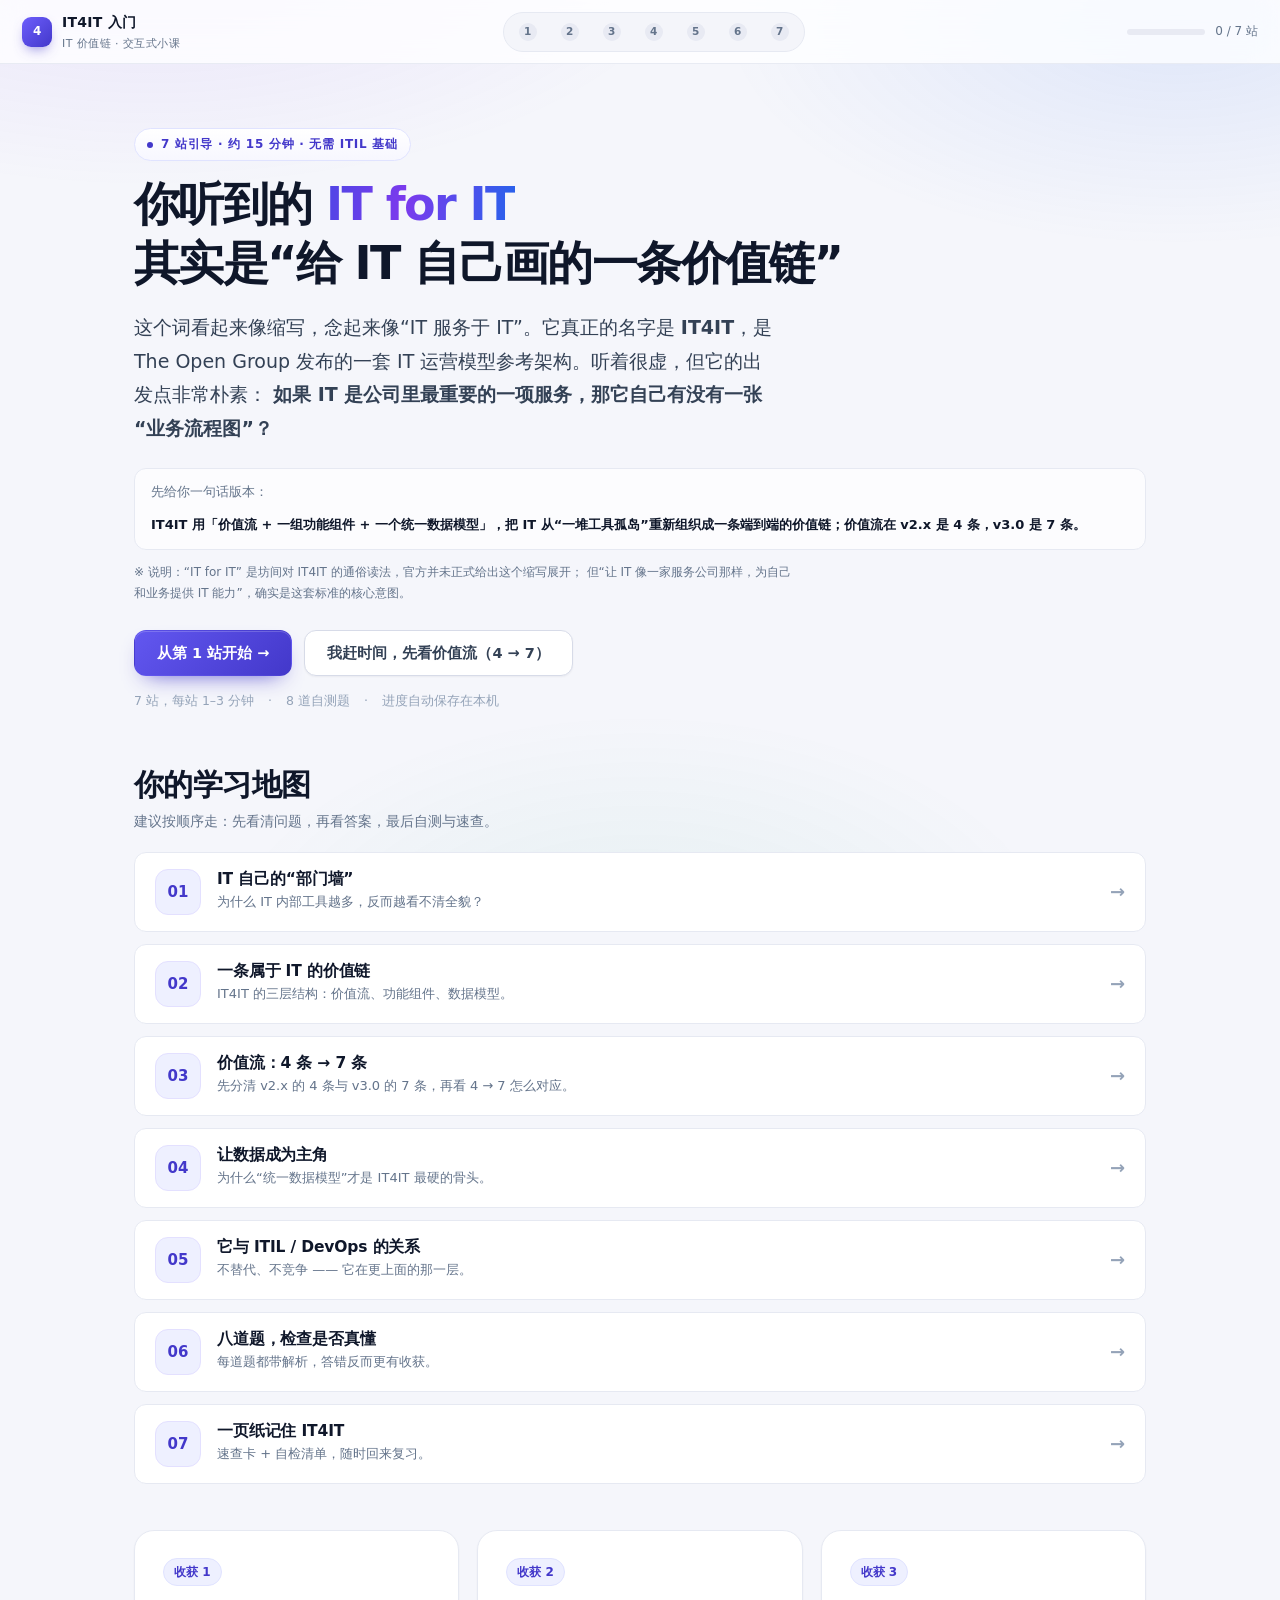
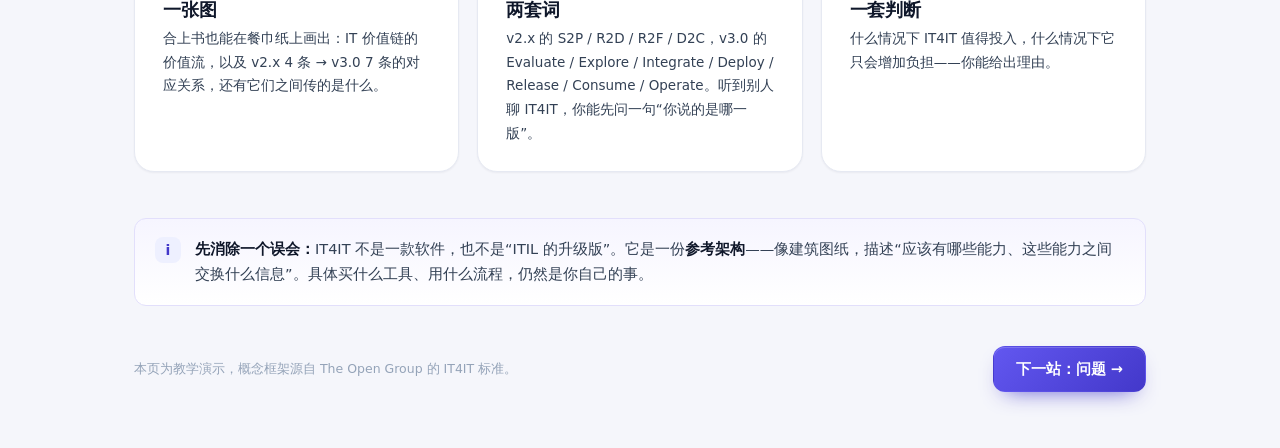
<file: index.html>
<!doctype html>
<html lang="zh-CN">
<head>
<meta charset="utf-8">
<meta name="viewport" content="width=device-width, initial-scale=1">
<title>IT4IT 入门 · 把 IT 自己当成一家公司来经营</title>
<meta name="description" content="用 7 站交互式引导，弄懂 IT4IT（IT for IT）：IT 价值链、v2.x 四条 / v3.0 七条价值流、功能组件与统一数据模型。">
<link rel="stylesheet" href="assets/style.css">
</head>
<body data-step="start">

<header class="topbar">
  <a class="brand" href="index.html">
    <span class="brand-mark">4</span>
    <span class="brand-text">IT4IT 入门<small>IT 价值链 · 交互式小课</small></span>
  </a>
  <nav class="stepper" id="stepper" aria-label="学习步骤"></nav>
  <div class="topbar-meta">
    <div class="mini-progress"><i data-progress-bar></i></div>
    <span data-progress-text>0 / 7 站</span>
  </div>
</header>

<main class="page">

  <section class="hero">
    <p class="kicker reveal"><span class="dot"></span> 7 站引导 · 约 15 分钟 · 无需 ITIL 基础</p>
    <h1 class="reveal">你听到的 <span class="grad-text">IT for IT</span><br>其实是“给 IT 自己画的一条价值链”</h1>
    <p class="lead reveal">
      这个词看起来像缩写，念起来像“IT 服务于 IT”。它真正的名字是 <b>IT4IT</b>，是 The Open Group
      发布的一套 IT 运营模型参考架构。听着很虚，但它的出发点非常朴素：
      <b>如果 IT 是公司里最重要的一项服务，那它自己有没有一张“业务流程图”？</b>
    </p>

    <div class="answer-strip reveal">
      <span>先给你一句话版本：</span>
      <b>IT4IT 用「价值流 + 一组功能组件 + 一个统一数据模型」，把 IT 从“一堆工具孤岛”重新组织成一条端到端的价值链；价值流在 v2.x 是 4 条，v3.0 是 7 条。</b>
    </div>

    <p class="tiny muted reveal" style="margin:12px 0 0;max-width:660px">
      ※ 说明：“IT for IT” 是坊间对 IT4IT 的通俗读法，官方并未正式给出这个缩写展开；
      但“让 IT 像一家服务公司那样，为自己和业务提供 IT 能力”，确实是这套标准的核心意图。
    </p>

    <div class="hero-actions reveal">
      <a class="btn btn-primary" href="1-silos.html">从第 1 站开始 →</a>
      <a class="btn btn-ghost" href="3-value-streams.html">我赶时间，先看价值流（4 → 7）</a>
    </div>

    <div class="hero-meta reveal">
      <span>7 站，每站 1–3 分钟</span>
      <span>·</span>
      <span>8 道自测题</span>
      <span>·</span>
      <span>进度自动保存在本机</span>
    </div>
  </section>

  <section class="section">
    <div class="section-head reveal">
      <h2>你的学习地图</h2>
      <p class="muted small" style="margin-top:6px">建议按顺序走：先看清问题，再看答案，最后自测与速查。</p>
    </div>

    <div class="map reveal" style="margin-top:18px">
      <a class="map-item" href="1-silos.html" data-map-step="silos">
        <span class="num">01</span>
        <div>
          <h3>IT 自己的“部门墙”</h3>
          <p>为什么 IT 内部工具越多，反而越看不清全貌？</p>
        </div>
        <span class="go">→</span>
      </a>
      <a class="map-item" href="2-value-chain.html" data-map-step="chain">
        <span class="num">02</span>
        <div>
          <h3>一条属于 IT 的价值链</h3>
          <p>IT4IT 的三层结构：价值流、功能组件、数据模型。</p>
        </div>
        <span class="go">→</span>
      </a>
      <a class="map-item" href="3-value-streams.html" data-map-step="streams">
        <span class="num">03</span>
        <div>
          <h3>价值流：4 条 → 7 条</h3>
          <p>先分清 v2.x 的 4 条与 v3.0 的 7 条，再看 4 → 7 怎么对应。</p>
        </div>
        <span class="go">→</span>
      </a>
      <a class="map-item" href="4-data-model.html" data-map-step="data">
        <span class="num">04</span>
        <div>
          <h3>让数据成为主角</h3>
          <p>为什么“统一数据模型”才是 IT4IT 最硬的骨头。</p>
        </div>
        <span class="go">→</span>
      </a>
      <a class="map-item" href="5-relations.html" data-map-step="relations">
        <span class="num">05</span>
        <div>
          <h3>它与 ITIL / DevOps 的关系</h3>
          <p>不替代、不竞争 —— 它在更上面的那一层。</p>
        </div>
        <span class="go">→</span>
      </a>
      <a class="map-item" href="6-quiz.html" data-map-step="quiz">
        <span class="num">06</span>
        <div>
          <h3>八道题，检查是否真懂</h3>
          <p>每道题都带解析，答错反而更有收获。</p>
        </div>
        <span class="go">→</span>
      </a>
      <a class="map-item" href="7-summary.html" data-map-step="summary">
        <span class="num">07</span>
        <div>
          <h3>一页纸记住 IT4IT</h3>
          <p>速查卡 + 自检清单，随时回来复习。</p>
        </div>
        <span class="go">→</span>
      </a>
    </div>
  </section>

  <section class="section">
    <div class="grid-3 reveal">
      <div class="card card--pad card-hover">
        <div class="chip chip--brand" style="margin-bottom:12px">收获 1</div>
        <h3>一张图</h3>
        <p class="small" style="margin:6px 0 0">合上书也能在餐巾纸上画出：IT 价值链的价值流，以及 v2.x 4 条 → v3.0 7 条的对应关系，还有它们之间传的是什么。</p>
      </div>
      <div class="card card--pad card-hover">
        <div class="chip chip--brand" style="margin-bottom:12px">收获 2</div>
        <h3>两套词</h3>
        <p class="small" style="margin:6px 0 0">v2.x 的 S2P / R2D / R2F / D2C，v3.0 的 Evaluate / Explore / Integrate / Deploy / Release / Consume / Operate。听到别人聊 IT4IT，你能先问一句“你说的是哪一版”。</p>
      </div>
      <div class="card card--pad card-hover">
        <div class="chip chip--brand" style="margin-bottom:12px">收获 3</div>
        <h3>一套判断</h3>
        <p class="small" style="margin:6px 0 0">什么情况下 IT4IT 值得投入，什么情况下它只会增加负担——你能给出理由。</p>
      </div>
    </div>
  </section>

  <section class="section">
    <div class="callout callout--insight reveal">
      <div class="ico">i</div>
      <div>
        <p><strong>先消除一个误会：</strong>IT4IT 不是一款软件，也不是“ITIL 的升级版”。它是一份<strong>参考架构</strong>——像建筑图纸，描述“应该有哪些能力、这些能力之间交换什么信息”。具体买什么工具、用什么流程，仍然是你自己的事。</p>
      </div>
    </div>
  </section>

</main>

<footer class="page-footer">
  <span class="hint">本页为教学演示，概念框架源自 The Open Group 的 IT4IT 标准。</span>
  <div class="nav-links" id="footer-nav"></div>
</footer>

<script src="assets/app.js"></script>
</body>
</html>
</file>
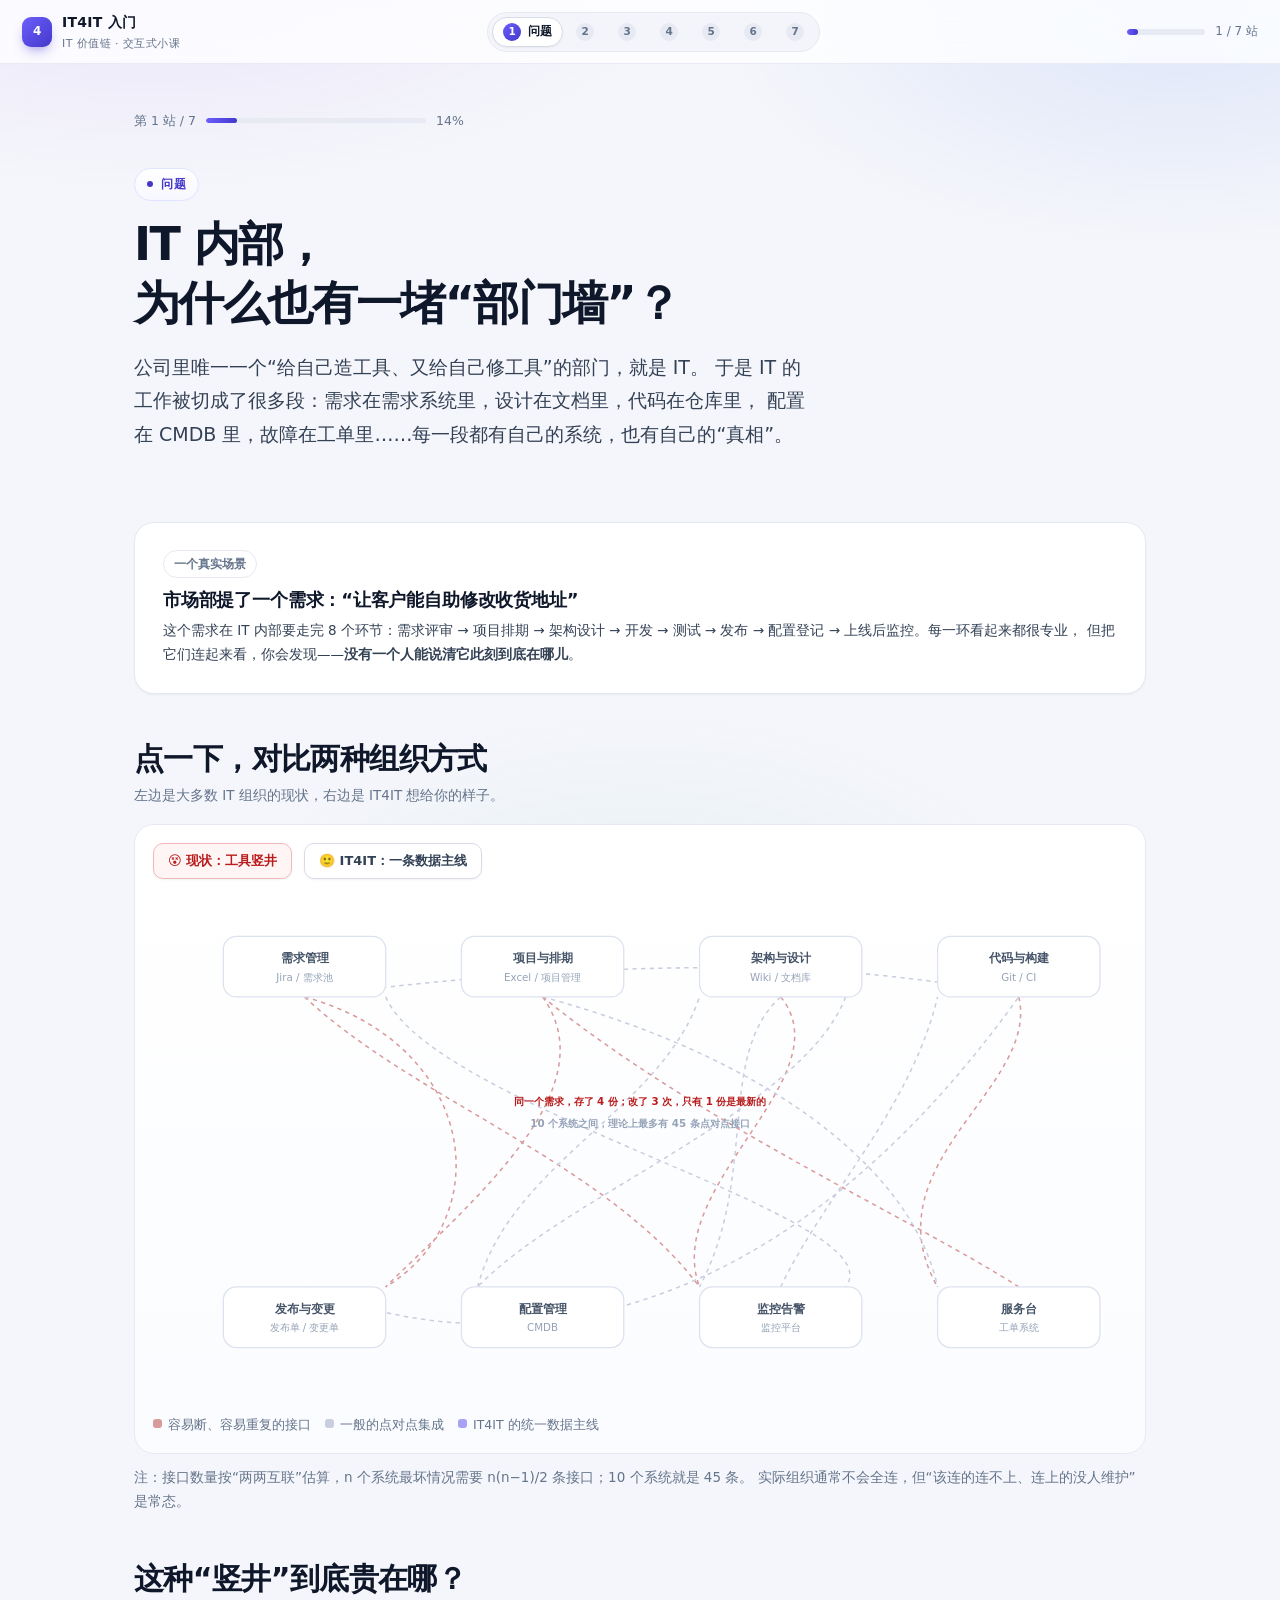
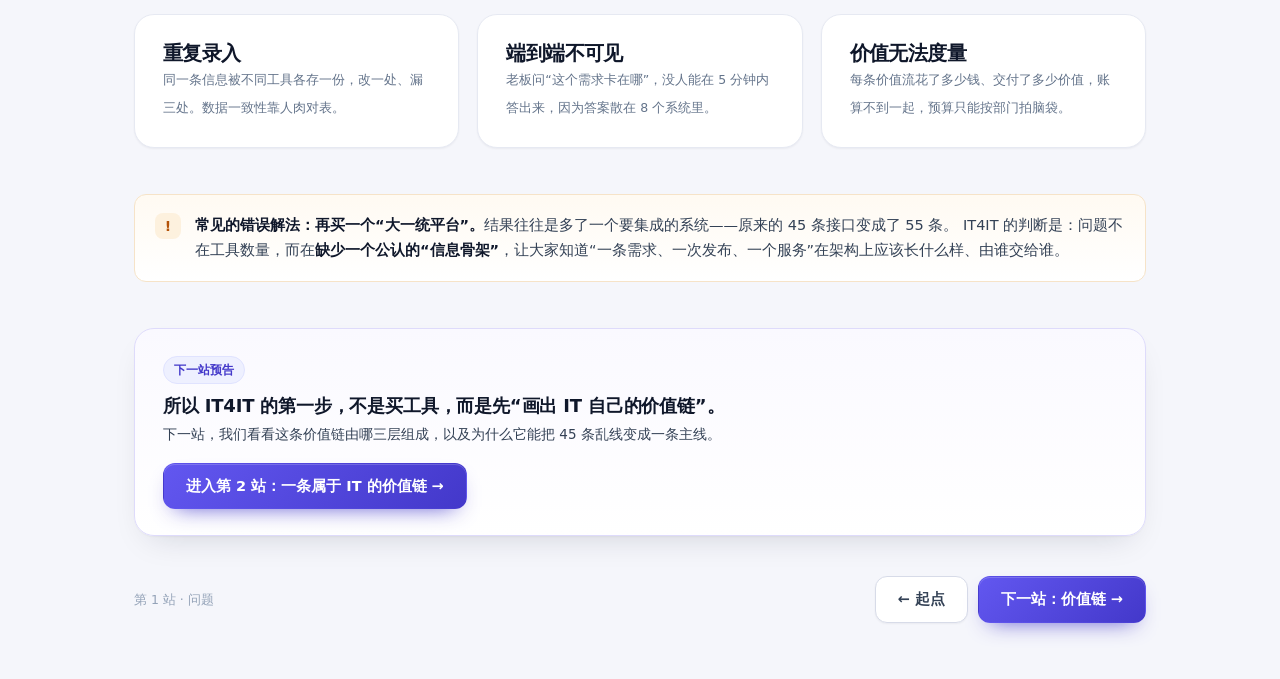
<file: 1-silos.html>
<!doctype html>
<html lang="zh-CN">
<head>
<meta charset="utf-8">
<meta name="viewport" content="width=device-width, initial-scale=1">
<title>第 1 站 · IT 自己的“部门墙” | IT4IT 入门</title>
<link rel="stylesheet" href="assets/style.css">
</head>
<body data-step="silos" data-mode="pain">

<header class="topbar">
  <a class="brand" href="index.html">
    <span class="brand-mark">4</span>
    <span class="brand-text">IT4IT 入门<small>IT 价值链 · 交互式小课</small></span>
  </a>
  <nav class="stepper" id="stepper" aria-label="学习步骤"></nav>
  <div class="topbar-meta">
    <div class="mini-progress"><i data-progress-bar></i></div>
    <span data-progress-text>0 / 7 站</span>
  </div>
</header>

<main class="page">

  <div class="trail reveal">
    <span>第 1 站 / 7</span>
    <span class="bar"><i data-progress-bar></i></span>
    <span data-progress-pct>0%</span>
  </div>

  <section class="hero">
    <p class="kicker reveal"><span class="dot"></span> 问题</p>
    <h1 class="reveal">IT 内部，<br>为什么也有一堵“部门墙”？</h1>
    <p class="lead reveal" style="max-width:680px">
      公司里唯一一个“给自己造工具、又给自己修工具”的部门，就是 IT。
      于是 IT 的工作被切成了很多段：需求在需求系统里，设计在文档里，代码在仓库里，
      配置在 CMDB 里，故障在工单里……每一段都有自己的系统，也有自己的“真相”。
    </p>
  </section>

  <section class="section">
    <div class="card card--pad reveal">
      <div class="chip" style="margin-bottom:10px">一个真实场景</div>
      <h3 style="margin-bottom:8px">市场部提了一个需求：“让客户能自助修改收货地址”</h3>
      <p class="small" style="margin:0">
        这个需求在 IT 内部要走完 8 个环节：需求评审 → 项目排期 → 架构设计 → 开发 →
        测试 → 发布 → 配置登记 → 上线后监控。每一环看起来都很专业，
        但把它们连起来看，你会发现——<b>没有一个人能说清它此刻到底在哪儿</b>。
      </p>
    </div>
  </section>

  <section class="section">
    <h2 class="reveal">点一下，对比两种组织方式</h2>
    <p class="muted small reveal" style="margin:6px 0 16px">左边是大多数 IT 组织的现状，右边是 IT4IT 想给你的样子。</p>

    <div class="silo-stage reveal">
      <div class="btn-row" style="margin-bottom:14px">
        <button class="btn btn-sm btn-ghost" id="mode-pain" style="border-color:#f0b9b9;color:#b91c1c;background:#fff5f5">😵 现状：工具竖井</button>
        <button class="btn btn-sm btn-ghost" id="mode-it4it">🙂 IT4IT：一条数据主线</button>
      </div>

      <svg viewBox="0 0 900 470" role="img" aria-label="工具竖井与 IT4IT 数据主线对比图">
        <defs>
          <linearGradient id="busGrad" x1="0" y1="0" x2="1" y2="0">
            <stop offset="0" stop-color="#eef0ff"/>
            <stop offset="1" stop-color="#e6e3ff"/>
          </linearGradient>
        </defs>

        <!-- 混乱的点对点连线 -->
        <g class="spaghetti">
          <path class="bad" d="M140 96 C 240 190, 420 250, 505 364"/>
          <path class="bad" d="M360 96 C 420 180, 300 280, 215 364"/>
          <path class="bad" d="M580 96 C 640 170, 470 270, 505 364"/>
          <path class="bad" d="M800 96 C 820 180, 660 250, 725 364"/>
          <path class="bad" d="M140 96 C 300 140, 320 300, 215 364"/>
          <path d="M360 96 C 560 150, 700 250, 725 364"/>
          <path d="M580 96 C 520 150, 560 260, 505 364"/>
          <path d="M140 96 C 420 60, 640 60, 800 96"/>
          <path d="M140 364 C 300 430, 560 430, 800 96"/>
          <path d="M215 96 C 260 200, 690 300, 640 364"/>
          <path d="M300 364 C 330 250, 470 200, 505 96"/>
          <path d="M640 96 C 600 200, 380 280, 300 364"/>
          <path class="bad" d="M800 364 C 700 300, 500 210, 360 96"/>
          <path d="M580 364 C 620 280, 700 200, 725 96"/>
        </g>

        <text class="dup-badge" x="450" y="196" text-anchor="middle">同一个需求，存了 4 份；改了 3 次，只有 1 份是最新的</text>
        <text class="dup-badge" x="450" y="216" text-anchor="middle" style="fill:#94a3b8;font-weight:600">10 个系统之间，理论上最多有 45 条点对点接口</text>

        <!-- IT4IT 总线 -->
        <g class="bus-group">
          <rect x="110" y="200" width="680" height="66" rx="16" fill="url(#busGrad)" stroke="#c9c6f8" stroke-width="1.4"/>
          <text x="450" y="228" text-anchor="middle" style="font-size:15px;fill:#4338ca;font-weight:800">统一数据模型 · 服务生命周期数据</text>
          <text x="450" y="249" text-anchor="middle" style="font-size:11.5px;fill:#6d68c9;font-weight:500">需求 · 设计 · 发布 · 配置 · 事件 —— 一份数据，多处引用</text>

          <line class="bus-line" x1="140" y1="96" x2="140" y2="200"/>
          <line class="bus-line" x1="360" y1="96" x2="360" y2="200"/>
          <line class="bus-line" x1="580" y1="96" x2="580" y2="200"/>
          <line class="bus-line" x1="800" y1="96" x2="800" y2="200"/>
          <line class="bus-line" x1="140" y1="266" x2="140" y2="364"/>
          <line class="bus-line" x1="360" y1="266" x2="360" y2="364"/>
          <line class="bus-line" x1="580" y1="266" x2="580" y2="364"/>
          <line class="bus-line" x1="800" y1="266" x2="800" y2="364"/>
        </g>

        <!-- 八个节点 -->
        <g class="node">
          <rect x="65" y="40" width="150" height="56" rx="12"/>
          <text x="140" y="64" text-anchor="middle">需求管理</text>
          <text class="node-sub" x="140" y="81" text-anchor="middle">Jira / 需求池</text>
        </g>
        <g class="node">
          <rect x="285" y="40" width="150" height="56" rx="12"/>
          <text x="360" y="64" text-anchor="middle">项目与排期</text>
          <text class="node-sub" x="360" y="81" text-anchor="middle">Excel / 项目管理</text>
        </g>
        <g class="node">
          <rect x="505" y="40" width="150" height="56" rx="12"/>
          <text x="580" y="64" text-anchor="middle">架构与设计</text>
          <text class="node-sub" x="580" y="81" text-anchor="middle">Wiki / 文档库</text>
        </g>
        <g class="node">
          <rect x="725" y="40" width="150" height="56" rx="12"/>
          <text x="800" y="64" text-anchor="middle">代码与构建</text>
          <text class="node-sub" x="800" y="81" text-anchor="middle">Git / CI</text>
        </g>

        <g class="node">
          <rect x="65" y="364" width="150" height="56" rx="12"/>
          <text x="140" y="388" text-anchor="middle">发布与变更</text>
          <text class="node-sub" x="140" y="405" text-anchor="middle">发布单 / 变更单</text>
        </g>
        <g class="node">
          <rect x="285" y="364" width="150" height="56" rx="12"/>
          <text x="360" y="388" text-anchor="middle">配置管理</text>
          <text class="node-sub" x="360" y="405" text-anchor="middle">CMDB</text>
        </g>
        <g class="node">
          <rect x="505" y="364" width="150" height="56" rx="12"/>
          <text x="580" y="388" text-anchor="middle">监控告警</text>
          <text class="node-sub" x="580" y="405" text-anchor="middle">监控平台</text>
        </g>
        <g class="node">
          <rect x="725" y="364" width="150" height="56" rx="12"/>
          <text x="800" y="388" text-anchor="middle">服务台</text>
          <text class="node-sub" x="800" y="405" text-anchor="middle">工单系统</text>
        </g>
      </svg>

      <div class="silo-legend">
        <span><i style="background:#d99a9a"></i>容易断、容易重复的接口</span>
        <span><i style="background:#c9cede"></i>一般的点对点集成</span>
        <span><i style="background:#a7a2f5"></i>IT4IT 的统一数据主线</span>
      </div>
    </div>

    <p class="small muted reveal" style="margin-top:12px">
      注：接口数量按“两两互联”估算，n 个系统最坏情况需要 n(n−1)/2 条接口；10 个系统就是 45 条。
      实际组织通常不会全连，但“该连的连不上、连上的没人维护”是常态。
    </p>
  </section>

  <section class="section">
    <h2 class="reveal">这种“竖井”到底贵在哪？</h2>
    <div class="grid-3 reveal" style="margin-top:16px">
      <div class="card card--pad card-hover">
        <div class="stat" style="border:0;padding:0;background:none">
          <b style="font-size:20px">重复录入</b>
          <span>同一条信息被不同工具各存一份，改一处、漏三处。数据一致性靠人肉对表。</span>
        </div>
      </div>
      <div class="card card--pad card-hover">
        <div class="stat" style="border:0;padding:0;background:none">
          <b style="font-size:20px">端到端不可见</b>
          <span>老板问“这个需求卡在哪”，没人能在 5 分钟内答出来，因为答案散在 8 个系统里。</span>
        </div>
      </div>
      <div class="card card--pad card-hover">
        <div class="stat" style="border:0;padding:0;background:none">
          <b style="font-size:20px">价值无法度量</b>
          <span>每条价值流花了多少钱、交付了多少价值，账算不到一起，预算只能按部门拍脑袋。</span>
        </div>
      </div>
    </div>
  </section>

  <section class="section">
    <div class="callout callout--warn reveal">
      <div class="ico">!</div>
      <div>
        <p><strong>常见的错误解法：再买一个“大一统平台”。</strong>结果往往是多了一个要集成的系统——原来的 45 条接口变成了 55 条。
        IT4IT 的判断是：问题不在工具数量，而在<strong>缺少一个公认的“信息骨架”</strong>，让大家知道“一条需求、一次发布、一个服务”在架构上应该长什么样、由谁交给谁。</p>
      </div>
    </div>
  </section>

  <section class="section">
    <div class="card card--pad card--lift reveal" style="border-color:#dedbfb;background:linear-gradient(180deg,#faf9ff,#fff)">
      <div class="chip chip--brand" style="margin-bottom:10px">下一站预告</div>
      <h3 style="margin-bottom:6px">所以 IT4IT 的第一步，不是买工具，而是先“画出 IT 自己的价值链”。</h3>
      <p class="small" style="margin:0 0 16px">下一站，我们看看这条价值链由哪三层组成，以及为什么它能把 45 条乱线变成一条主线。</p>
      <a class="btn btn-primary" href="2-value-chain.html">进入第 2 站：一条属于 IT 的价值链 →</a>
    </div>
  </section>

</main>

<footer class="page-footer">
  <span class="hint">第 1 站 · 问题</span>
  <div class="nav-links" id="footer-nav"></div>
</footer>

<script src="assets/app.js"></script>
<script>
  (function () {
    var pain = document.getElementById("mode-pain");
    var good = document.getElementById("mode-it4it");
    function set(mode) {
      document.body.setAttribute("data-mode", mode);
      var isPain = mode === "pain";
      pain.style.borderColor = isPain ? "#f0b9b9" : "";
      pain.style.background = isPain ? "#fff5f5" : "";
      pain.style.color = isPain ? "#b91c1c" : "";
      good.style.borderColor = isPain ? "" : "#bfe4d5";
      good.style.background = isPain ? "" : "#f2fdf8";
      good.style.color = isPain ? "" : "#067a55";
    }
    pain.addEventListener("click", function () { set("pain"); });
    good.addEventListener("click", function () { set("it4it"); });
    if (new URLSearchParams(location.search).get("mode") === "it4it") set("it4it");
  })();
</script>
</body>
</html>
</file>
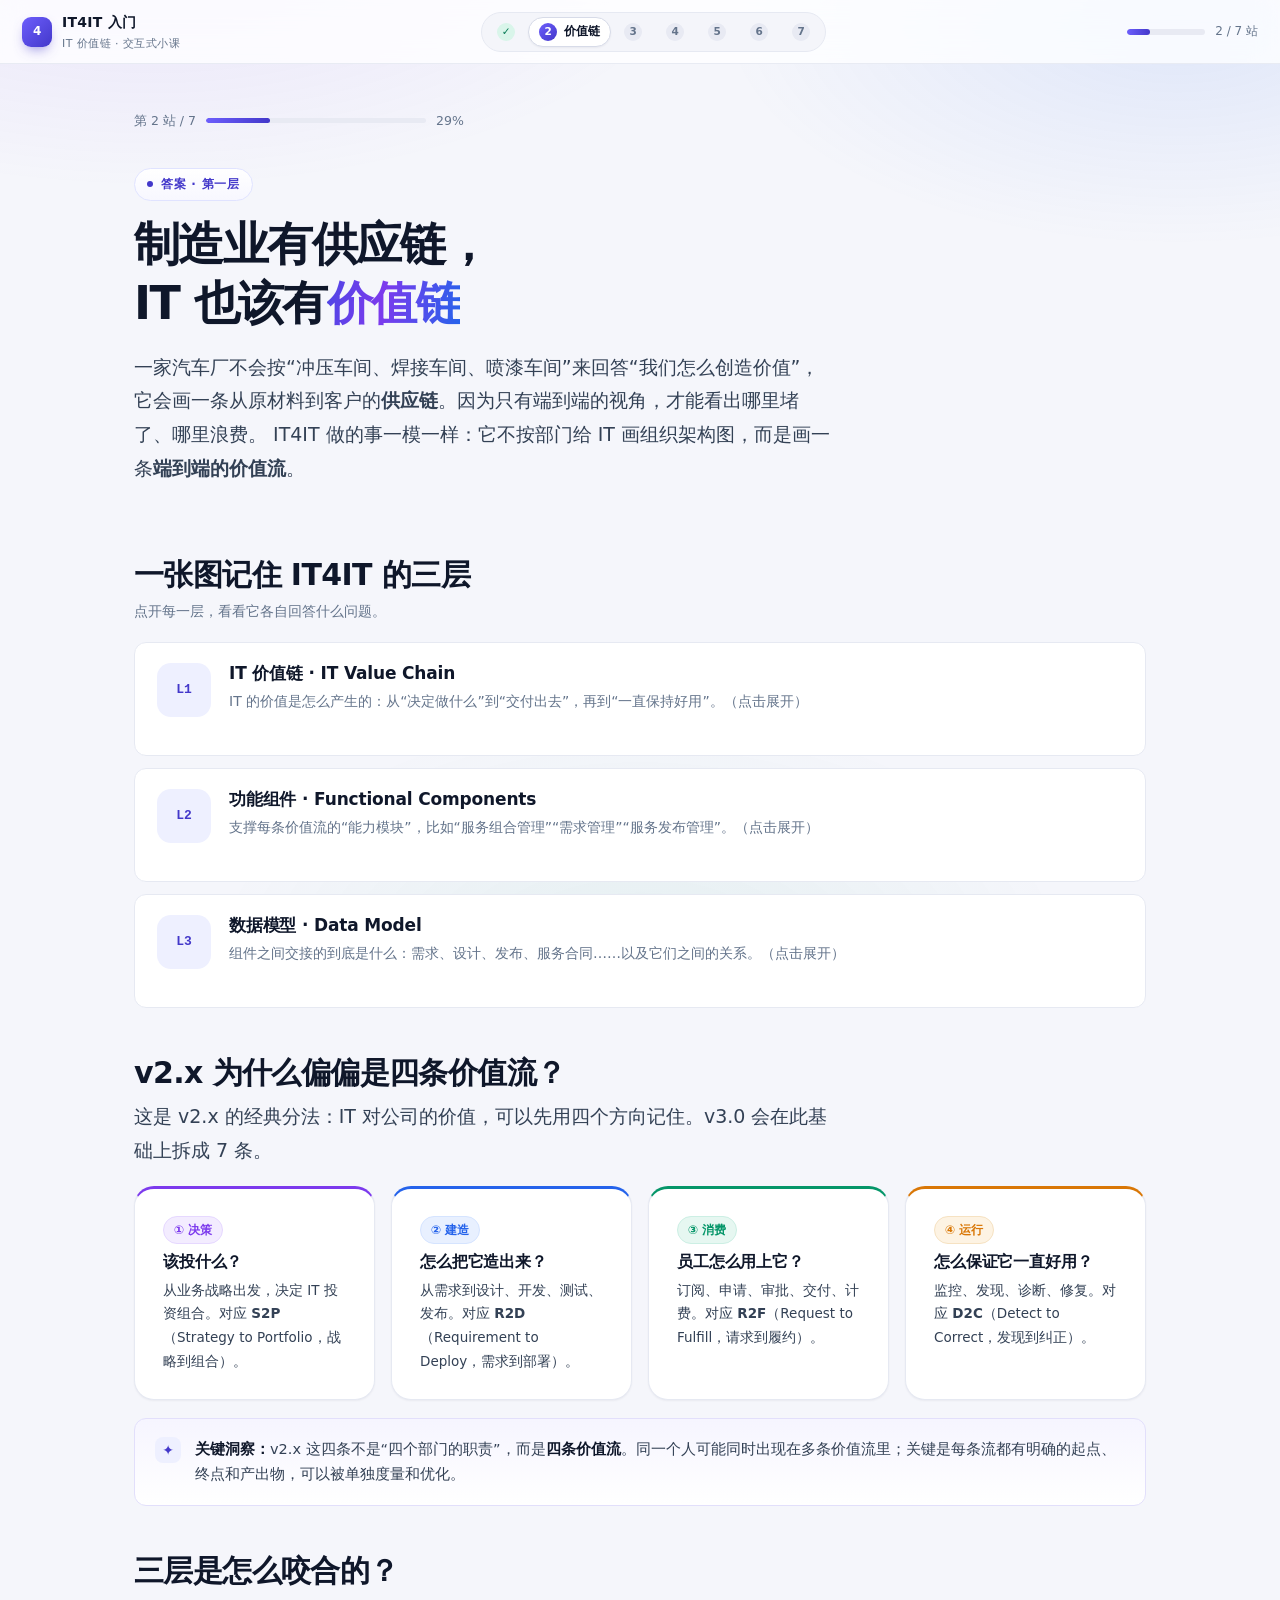
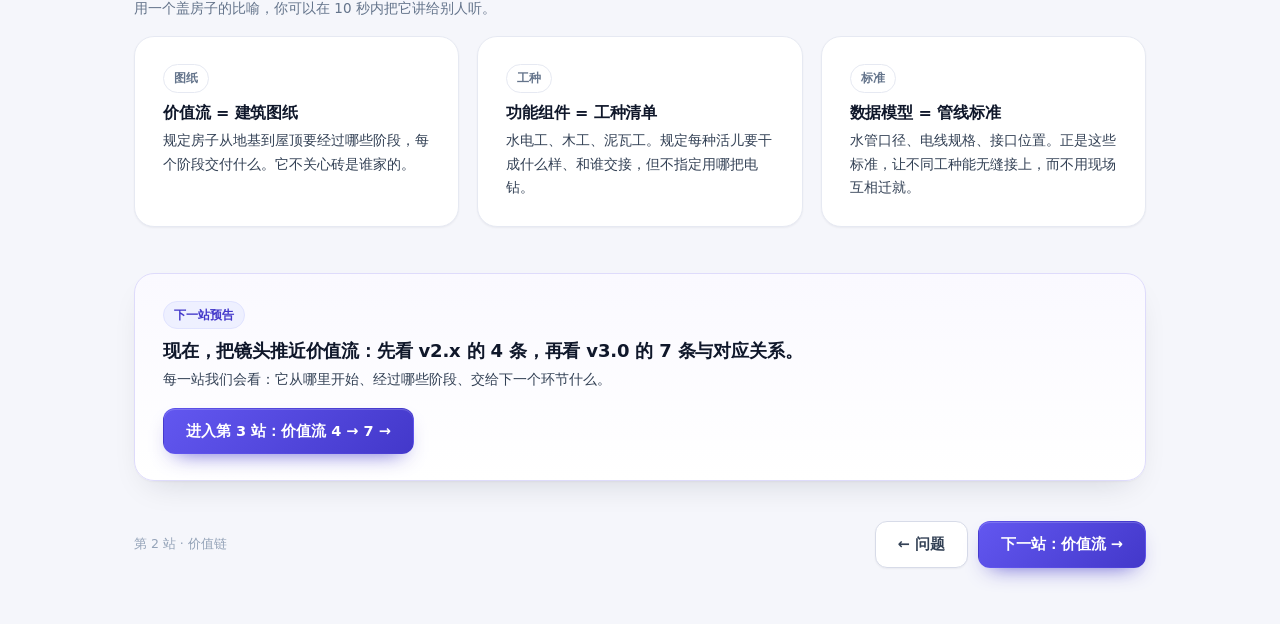
<file: 2-value-chain.html>
<!doctype html>
<html lang="zh-CN">
<head>
<meta charset="utf-8">
<meta name="viewport" content="width=device-width, initial-scale=1">
<title>第 2 站 · 一条属于 IT 的价值链 | IT4IT 入门</title>
<link rel="stylesheet" href="assets/style.css">
</head>
<body data-step="chain">

<header class="topbar">
  <a class="brand" href="index.html">
    <span class="brand-mark">4</span>
    <span class="brand-text">IT4IT 入门<small>IT 价值链 · 交互式小课</small></span>
  </a>
  <nav class="stepper" id="stepper" aria-label="学习步骤"></nav>
  <div class="topbar-meta">
    <div class="mini-progress"><i data-progress-bar></i></div>
    <span data-progress-text>0 / 7 站</span>
  </div>
</header>

<main class="page">

  <div class="trail reveal">
    <span>第 2 站 / 7</span>
    <span class="bar"><i data-progress-bar></i></span>
    <span data-progress-pct>0%</span>
  </div>

  <section class="hero">
    <p class="kicker reveal"><span class="dot"></span> 答案 · 第一层</p>
    <h1 class="reveal">制造业有供应链，<br>IT 也该有<span class="grad-text">价值链</span></h1>
    <p class="lead reveal" style="max-width:700px">
      一家汽车厂不会按“冲压车间、焊接车间、喷漆车间”来回答“我们怎么创造价值”，
      它会画一条从原材料到客户的<b>供应链</b>。因为只有端到端的视角，才能看出哪里堵了、哪里浪费。
      IT4IT 做的事一模一样：它不按部门给 IT 画组织架构图，而是画一条<b>端到端的价值流</b>。
    </p>
  </section>

  <section class="section">
    <h2 class="reveal">一张图记住 IT4IT 的三层</h2>
    <p class="muted small reveal" style="margin:6px 0 18px">点开每一层，看看它各自回答什么问题。</p>

    <div class="layers reveal">
      <div class="layer" data-layer>
        <div class="lnum">L1</div>
        <div>
          <h3>IT 价值链 · IT Value Chain</h3>
          <p>IT 的价值是怎么产生的：从“决定做什么”到“交付出去”，再到“一直保持好用”。<span class="muted">（点击展开）</span></p>
        </div>
        <div class="detail">
          <p>回答的问题是：<b>价值从哪来、流经哪些环节、最后交付给谁。</b></p>
          <p><b>v2.x</b> 把它拆成 <b>4 条端到端的价值流</b>，每一条都能独立回答“从哪里开始、到哪里结束、产出什么”。这 4 条价值流横跨所有部门，所以它能描述整个 IT，而不是某个团队的局部。</p>
          <p><b>v3.0（2022）</b> 又围绕数字产品重组为 <b>7 条</b>：Evaluate / Explore / Integrate / Deploy / Release / Consume / Operate。第 3 站会先讲 4 条，再讲 7 条与对应关系。</p>
          <p class="tiny muted" style="margin:10px 0 0">v2.x 的 4 条：</p>
          <ul>
            <li><b>S2P</b> — 决定“我们该投资什么”</li>
            <li><b>R2D</b> — 把决定变成可部署的服务</li>
            <li><b>R2F</b> — 把服务变成员工随取随用的东西</li>
            <li><b>D2C</b> — 保证已经交付的服务一直可用</li>
          </ul>
        </div>
      </div>

      <div class="layer" data-layer>
        <div class="lnum">L2</div>
        <div>
          <h3>功能组件 · Functional Components</h3>
          <p>支撑每条价值流的“能力模块”，比如“服务组合管理”“需求管理”“服务发布管理”。<span class="muted">（点击展开）</span></p>
        </div>
        <div class="detail">
          <p>回答的问题是：<b>为了把这条价值流跑通，IT 必须具备哪些能力？</b></p>
          <p>注意一个关键区别：<b>功能组件不是工具，也不是产品。</b>组件是一份“能力说明书”，规定这块能力要接收什么、产出什么、和谁交接。具体用哪家厂商的工具来实现，是你的自由。</p>
          <ul>
            <li>同一个组件，可以用商业套装、开源工具，甚至一张表格 + 人工流程实现</li>
            <li>换工具不等于改架构——只要组件之间的接口约定不变</li>
            <li>这才让 IT4IT 能“几十年不过时”：它描述的是稳定的能力，不是会过期的产品</li>
          </ul>
        </div>
      </div>

      <div class="layer" data-layer>
        <div class="lnum">L3</div>
        <div>
          <h3>数据模型 · Data Model</h3>
          <p>组件之间交接的到底是什么：需求、设计、发布、服务合同……以及它们之间的关系。<span class="muted">（点击展开）</span></p>
        </div>
        <div class="detail">
          <p>回答的问题是：<b>能力之间靠什么“传话”，才能不失真？</b></p>
          <p>这是 IT4IT 最容易被低估、也最有价值的一层。它定义了一组<b>数据对象</b>（例如需求、服务设计、服务发布、服务合同），并规定它们怎么流转、怎么被引用。</p>
          <ul>
            <li>有了共同的数据对象，“交给下一个团队”才不是交一份 Excel</li>
            <li>同一个对象只维护一份，别的系统引用它，而不是复制它</li>
            <li>价值流才能被<b>度量</b>：因为每个环节都知道自己处理的是哪个对象</li>
          </ul>
        </div>
      </div>
    </div>
  </section>

  <section class="section">
    <h2 class="reveal">v2.x 为什么偏偏是四条价值流？</h2>
    <p class="lead reveal" style="max-width:700px;margin-top:8px">
      这是 v2.x 的经典分法：IT 对公司的价值，可以先用四个方向记住。v3.0 会在此基础上拆成 7 条。
    </p>

    <div class="grid-auto reveal" style="margin-top:18px">
      <div class="card card--pad card-hover" style="border-top:3px solid var(--s2p)">
        <div class="chip chip--s2p" style="margin-bottom:8px">① 决策</div>
        <h3 style="font-size:16px">该投什么？</h3>
        <p class="small" style="margin:6px 0 0">从业务战略出发，决定 IT 投资组合。对应 <b>S2P</b>（Strategy to Portfolio，战略到组合）。</p>
      </div>
      <div class="card card--pad card-hover" style="border-top:3px solid var(--r2d)">
        <div class="chip chip--r2d" style="margin-bottom:8px">② 建造</div>
        <h3 style="font-size:16px">怎么把它造出来？</h3>
        <p class="small" style="margin:6px 0 0">从需求到设计、开发、测试、发布。对应 <b>R2D</b>（Requirement to Deploy，需求到部署）。</p>
      </div>
      <div class="card card--pad card-hover" style="border-top:3px solid var(--r2f)">
        <div class="chip chip--r2f" style="margin-bottom:8px">③ 消费</div>
        <h3 style="font-size:16px">员工怎么用上它？</h3>
        <p class="small" style="margin:6px 0 0">订阅、申请、审批、交付、计费。对应 <b>R2F</b>（Request to Fulfill，请求到履约）。</p>
      </div>
      <div class="card card--pad card-hover" style="border-top:3px solid var(--d2c)">
        <div class="chip chip--d2c" style="margin-bottom:8px">④ 运行</div>
        <h3 style="font-size:16px">怎么保证它一直好用？</h3>
        <p class="small" style="margin:6px 0 0">监控、发现、诊断、修复。对应 <b>D2C</b>（Detect to Correct，发现到纠正）。</p>
      </div>
    </div>

    <div class="callout callout--insight reveal" style="margin-top:18px">
      <div class="ico">✦</div>
      <div>
        <p><strong>关键洞察：</strong>v2.x 这四条不是“四个部门的职责”，而是<strong>四条价值流</strong>。同一个人可能同时出现在多条价值流里；关键是每条流都有明确的起点、终点和产出物，可以被单独度量和优化。</p>
      </div>
    </div>
  </section>

  <section class="section">
    <h2 class="reveal">三层是怎么咬合的？</h2>
    <p class="muted small reveal" style="margin:6px 0 16px">用一个盖房子的比喻，你可以在 10 秒内把它讲给别人听。</p>

    <div class="grid-3 reveal">
      <div class="card card--pad">
        <div class="chip" style="margin-bottom:10px">图纸</div>
        <h3 style="font-size:16px">价值流 = 建筑图纸</h3>
        <p class="small" style="margin:6px 0 0">规定房子从地基到屋顶要经过哪些阶段，每个阶段交付什么。它不关心砖是谁家的。</p>
      </div>
      <div class="card card--pad">
        <div class="chip" style="margin-bottom:10px">工种</div>
        <h3 style="font-size:16px">功能组件 = 工种清单</h3>
        <p class="small" style="margin:6px 0 0">水电工、木工、泥瓦工。规定每种活儿要干成什么样、和谁交接，但不指定用哪把电钻。</p>
      </div>
      <div class="card card--pad">
        <div class="chip" style="margin-bottom:10px">标准</div>
        <h3 style="font-size:16px">数据模型 = 管线标准</h3>
        <p class="small" style="margin:6px 0 0">水管口径、电线规格、接口位置。正是这些标准，让不同工种能无缝接上，而不用现场互相迁就。</p>
      </div>
    </div>
  </section>

  <section class="section">
    <div class="card card--pad card--lift reveal" style="border-color:#dedbfb;background:linear-gradient(180deg,#faf9ff,#fff)">
      <div class="chip chip--brand" style="margin-bottom:10px">下一站预告</div>
      <h3 style="margin-bottom:6px">现在，把镜头推近价值流：先看 v2.x 的 4 条，再看 v3.0 的 7 条与对应关系。</h3>
      <p class="small" style="margin:0 0 16px">每一站我们会看：它从哪里开始、经过哪些阶段、交给下一个环节什么。</p>
      <a class="btn btn-primary" href="3-value-streams.html">进入第 3 站：价值流 4 → 7 →</a>
    </div>
  </section>

</main>

<footer class="page-footer">
  <span class="hint">第 2 站 · 价值链</span>
  <div class="nav-links" id="footer-nav"></div>
</footer>

<script src="assets/app.js"></script>
</body>
</html>
</file>
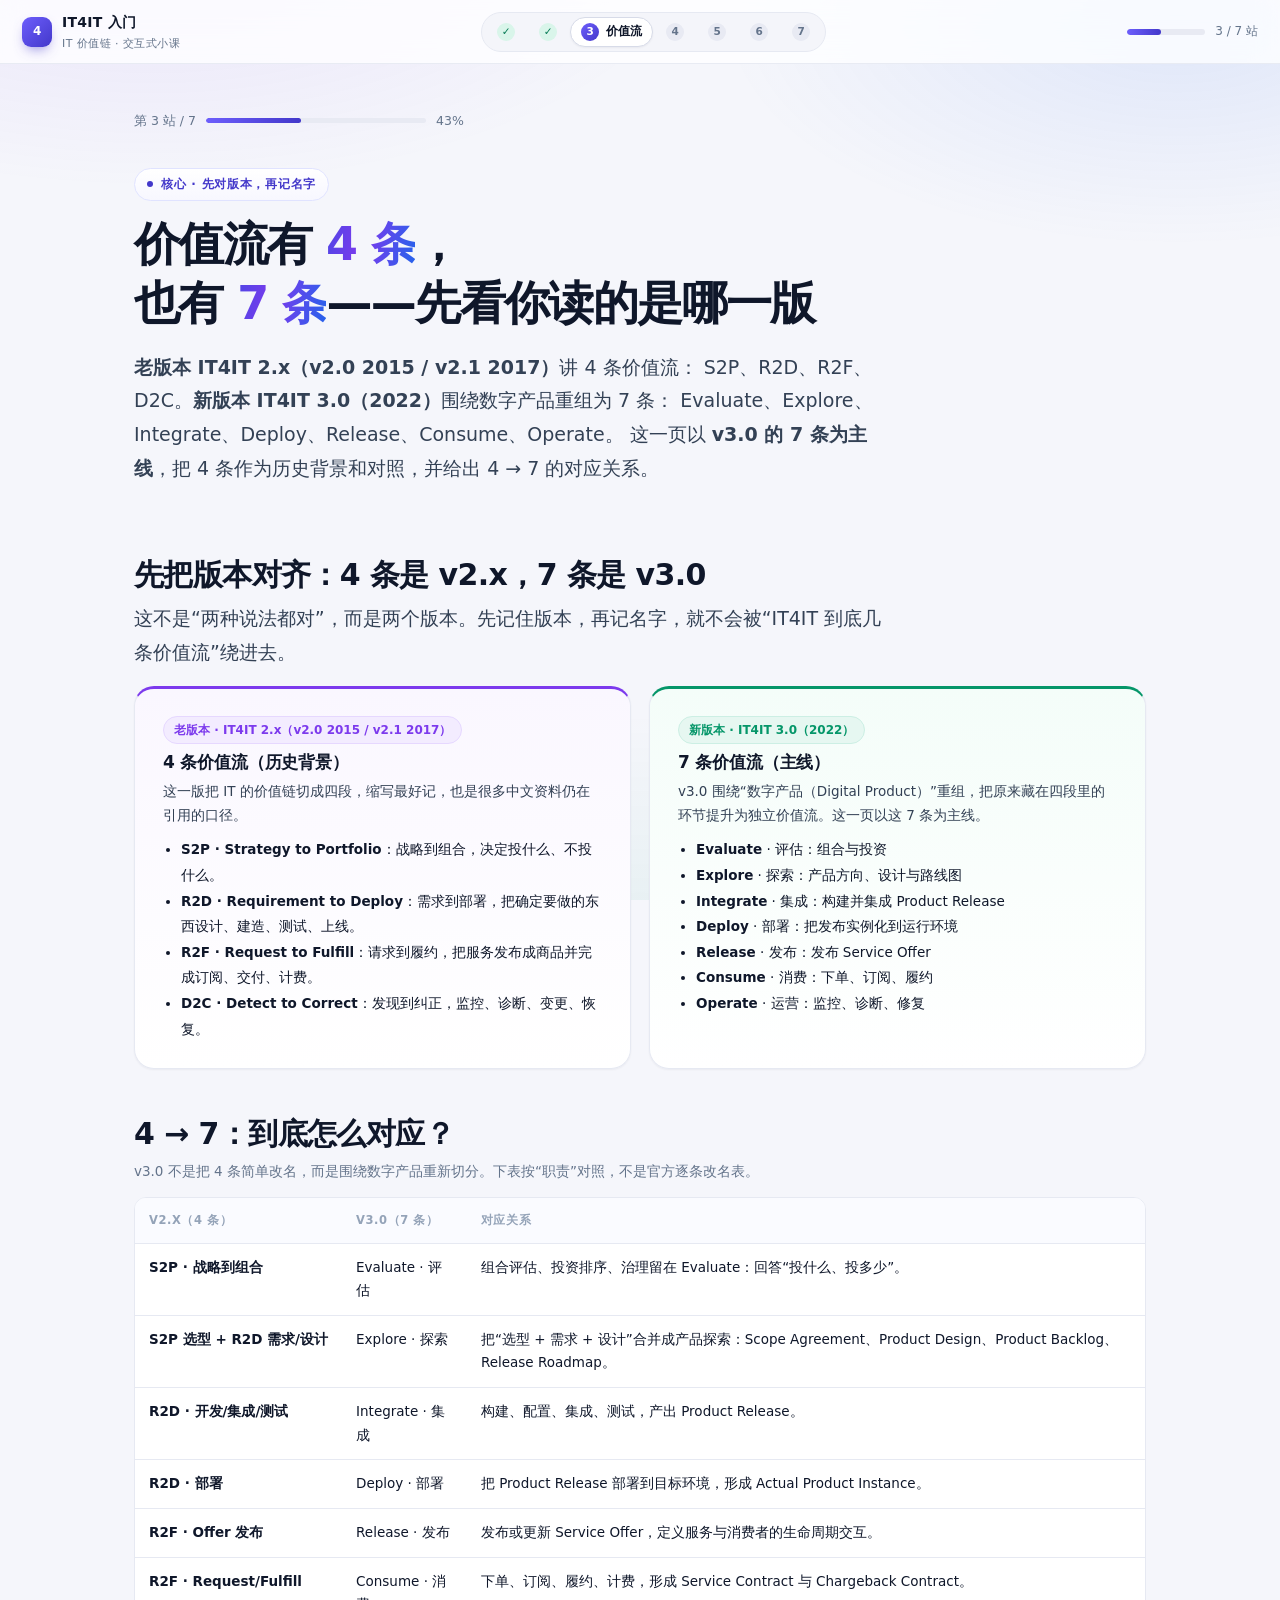
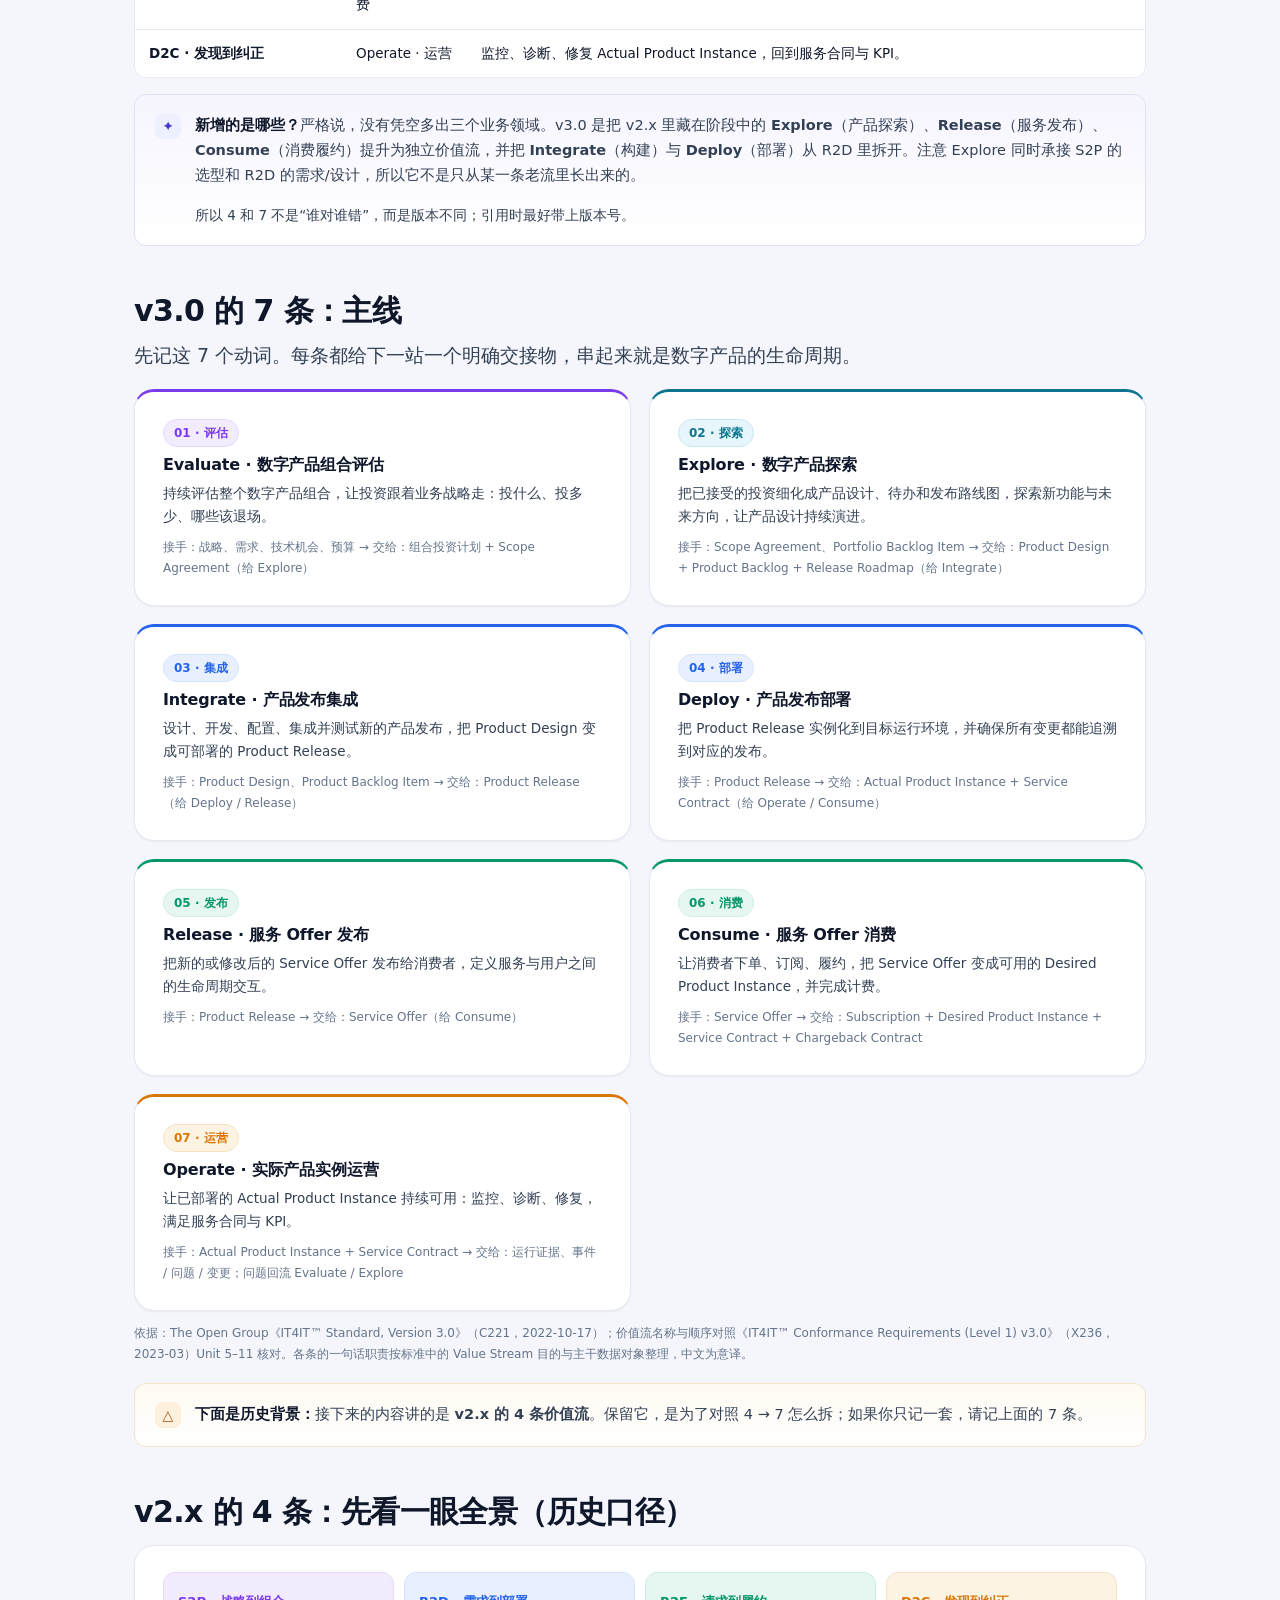
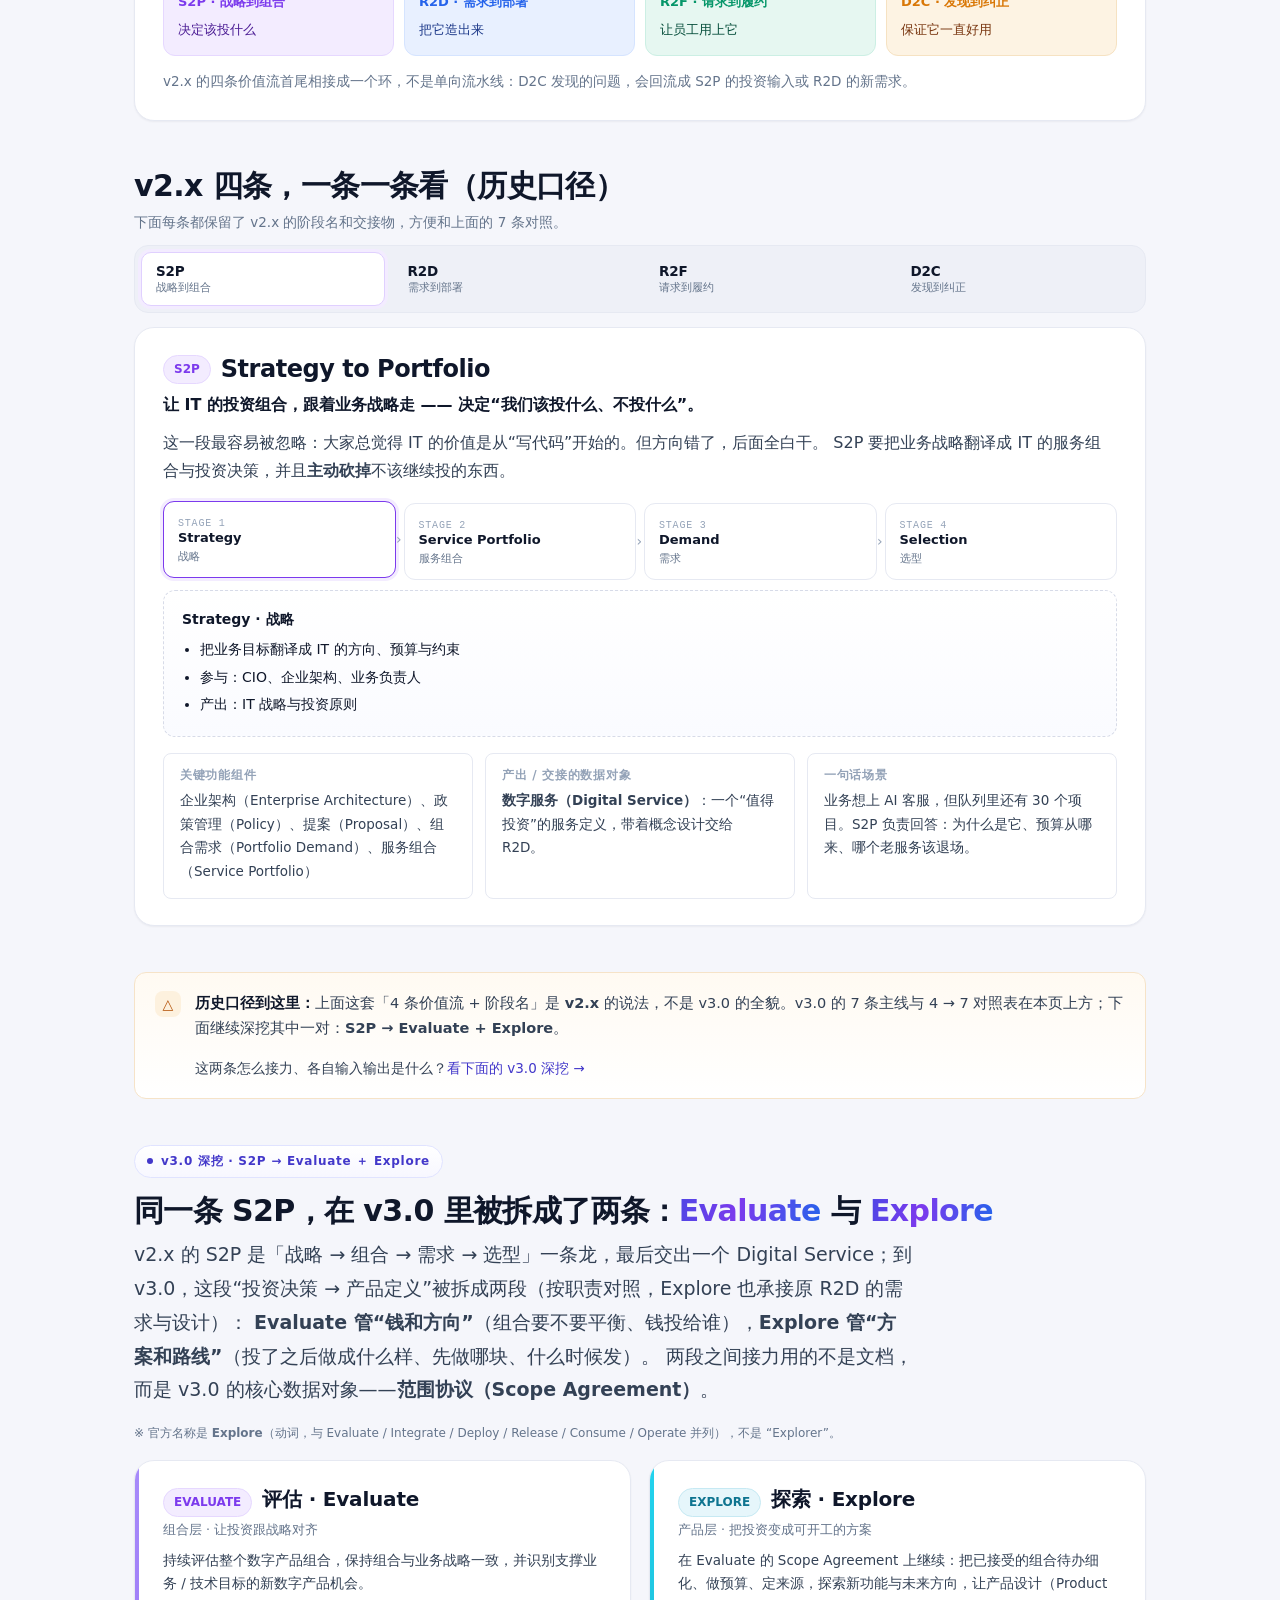
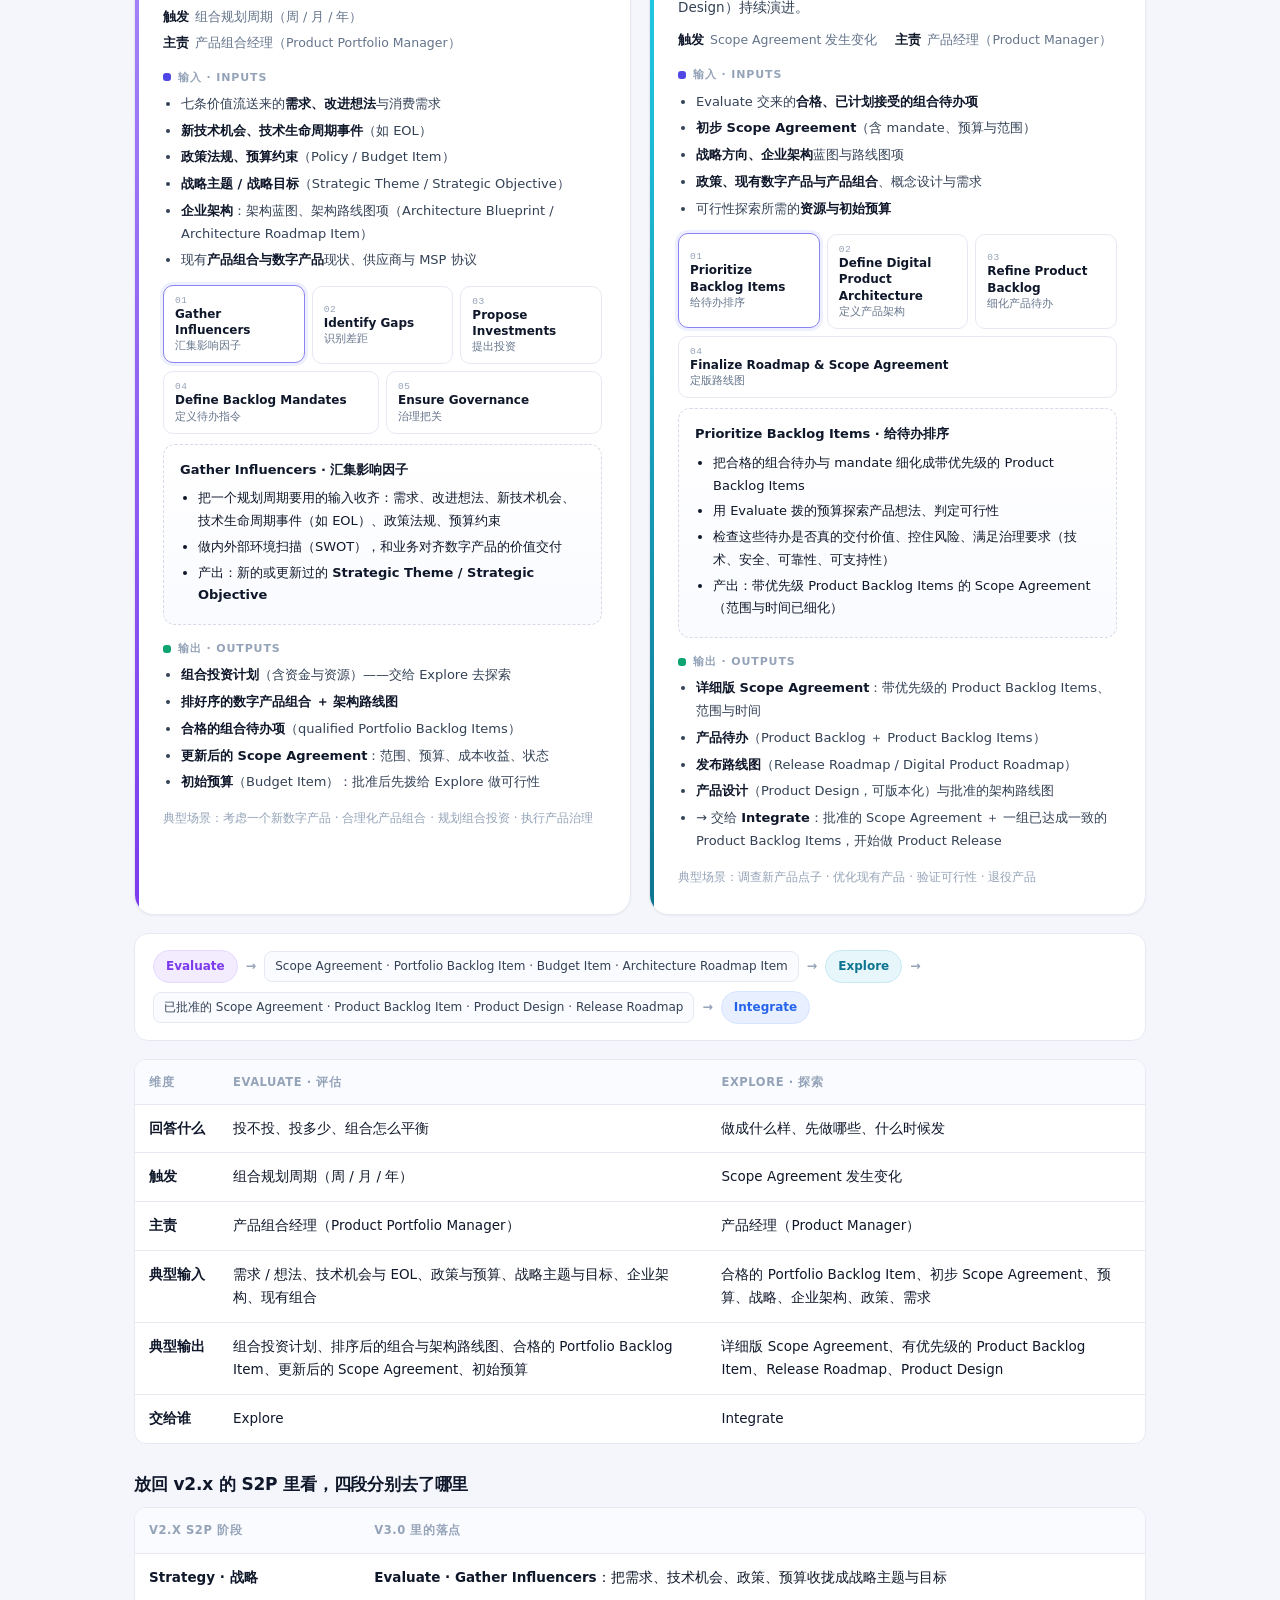
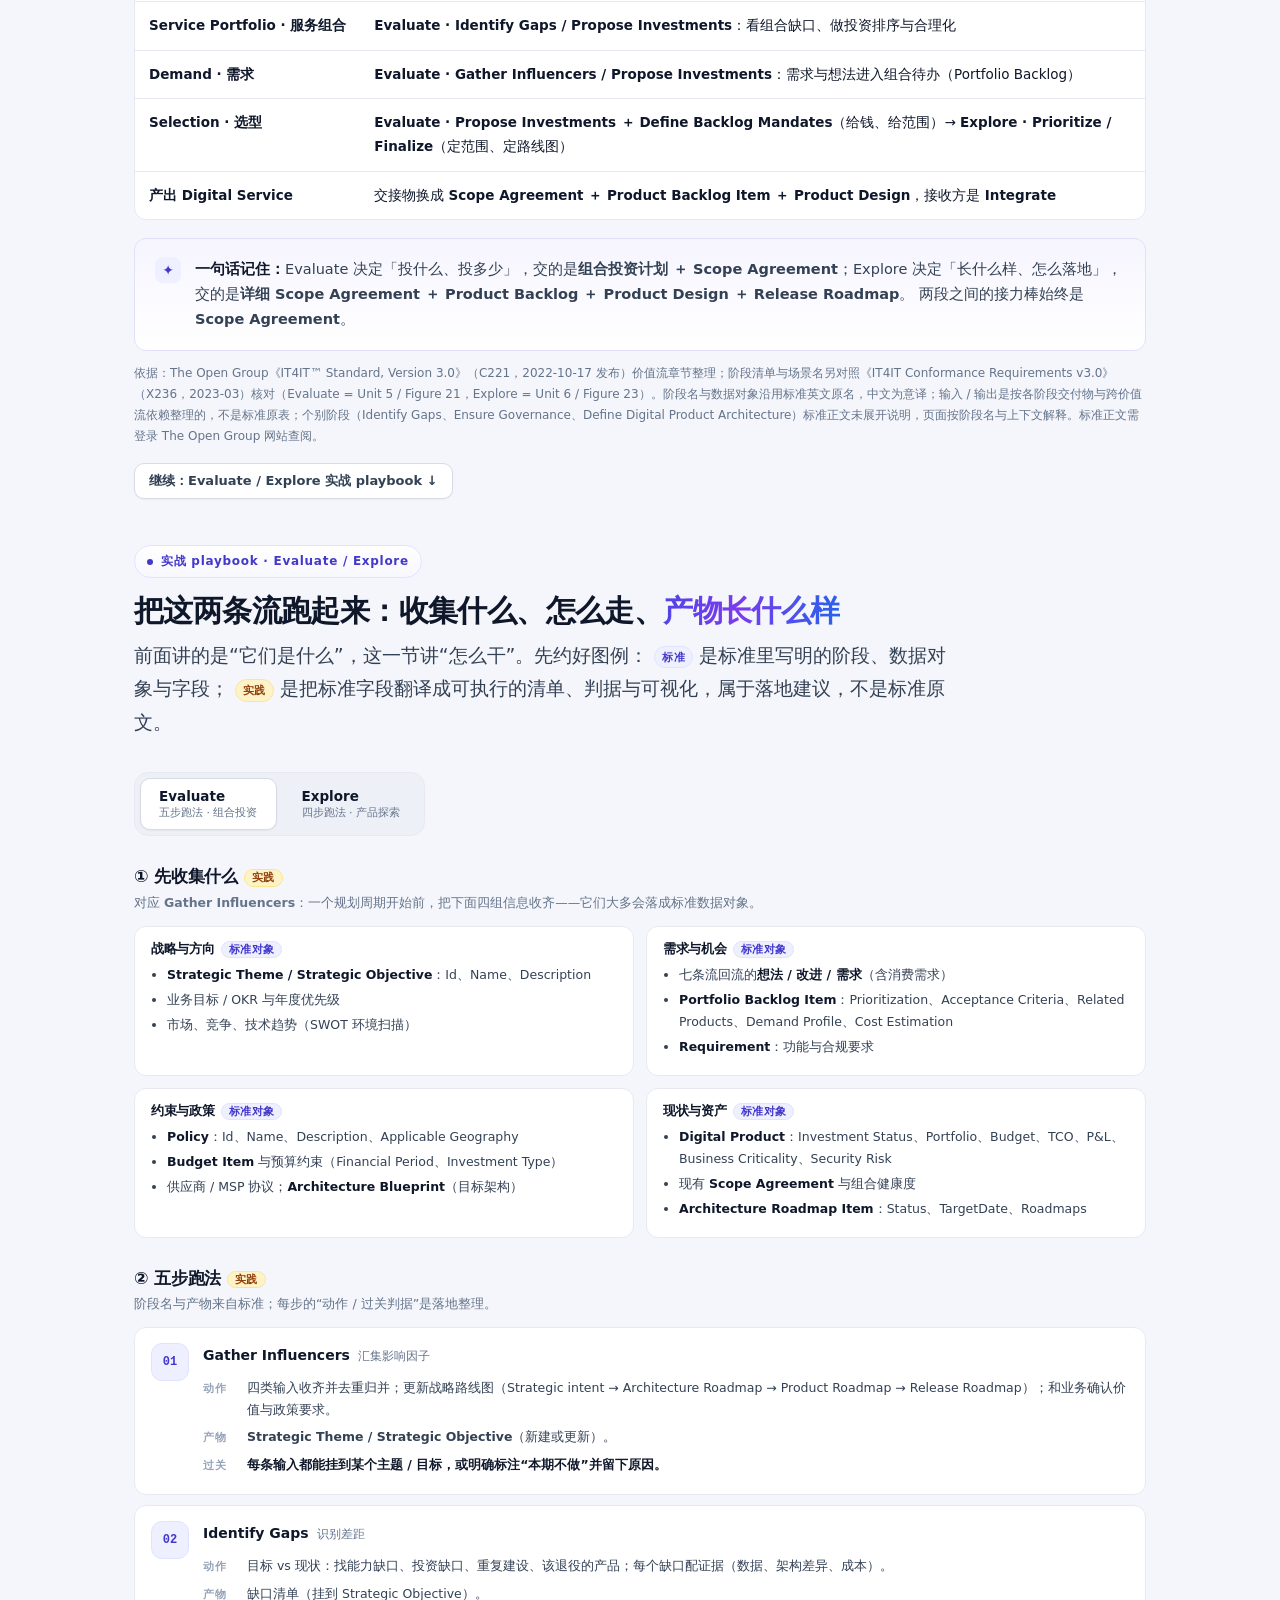
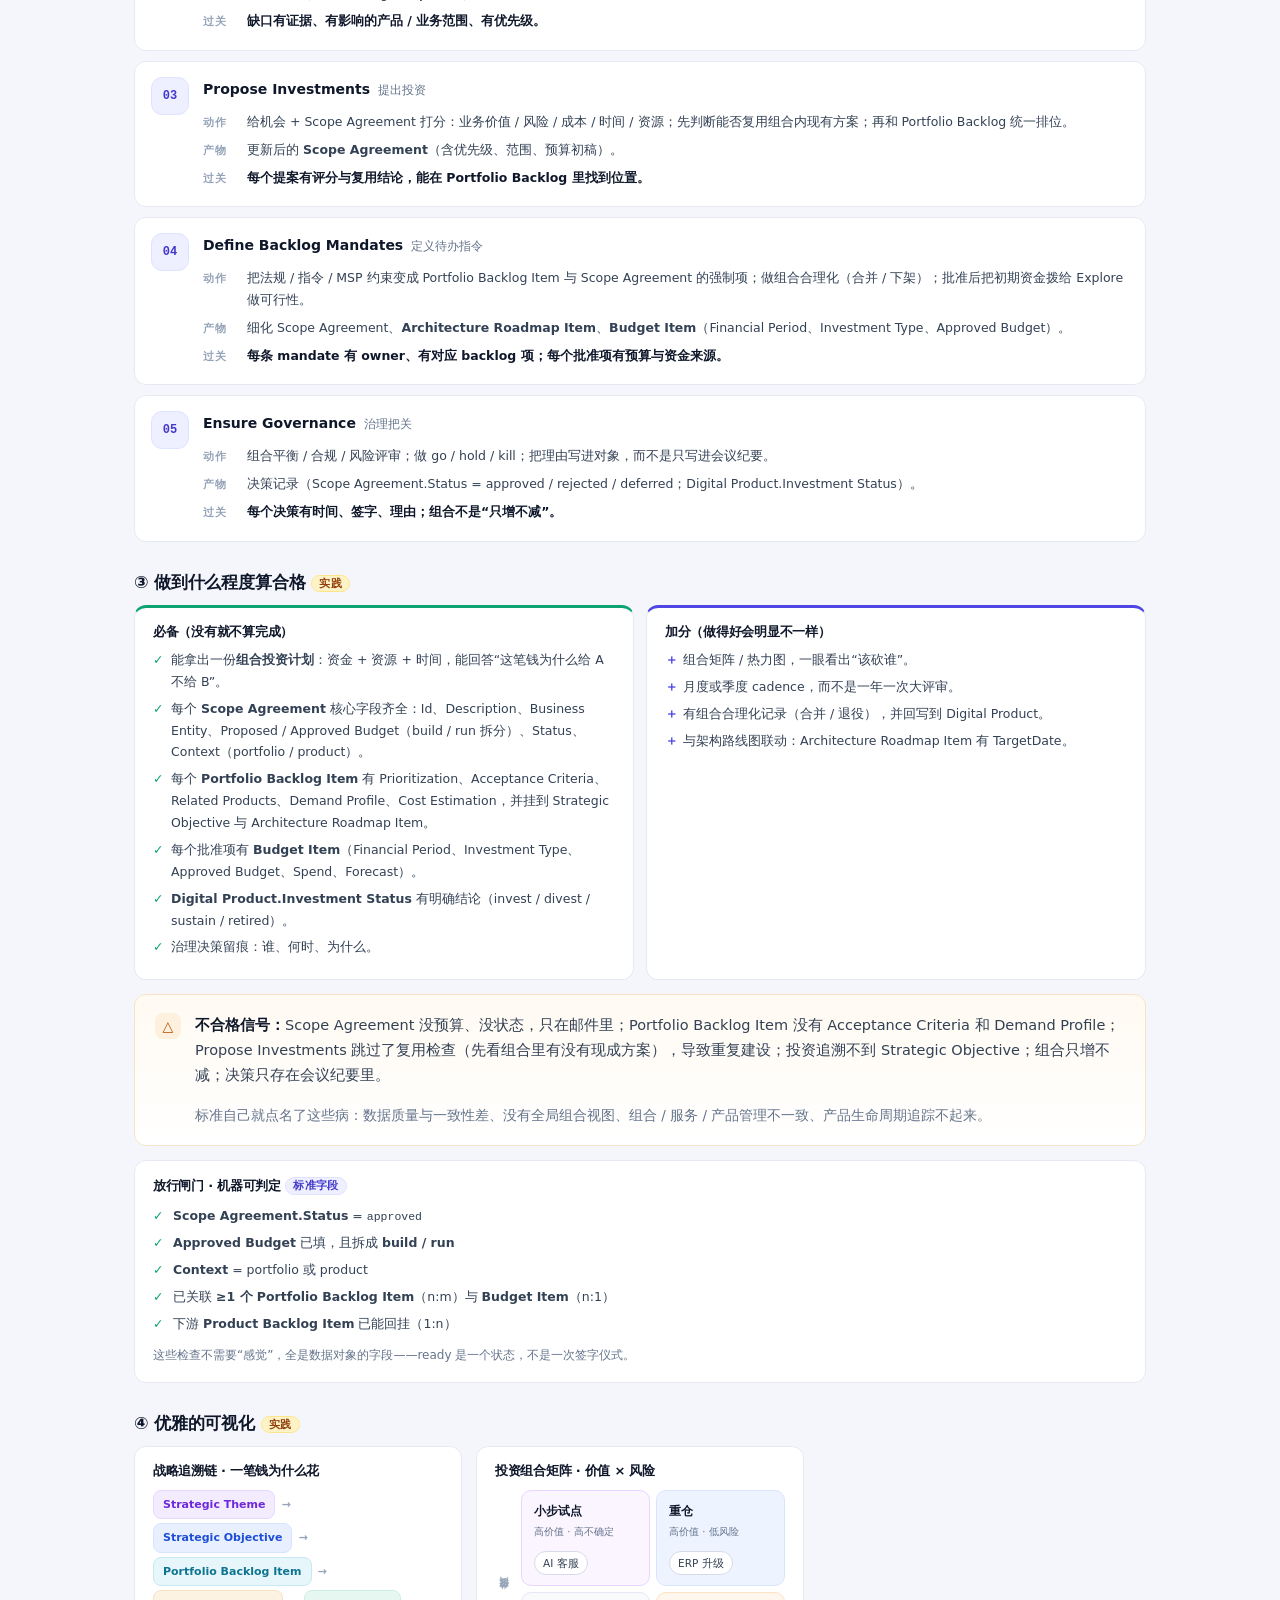
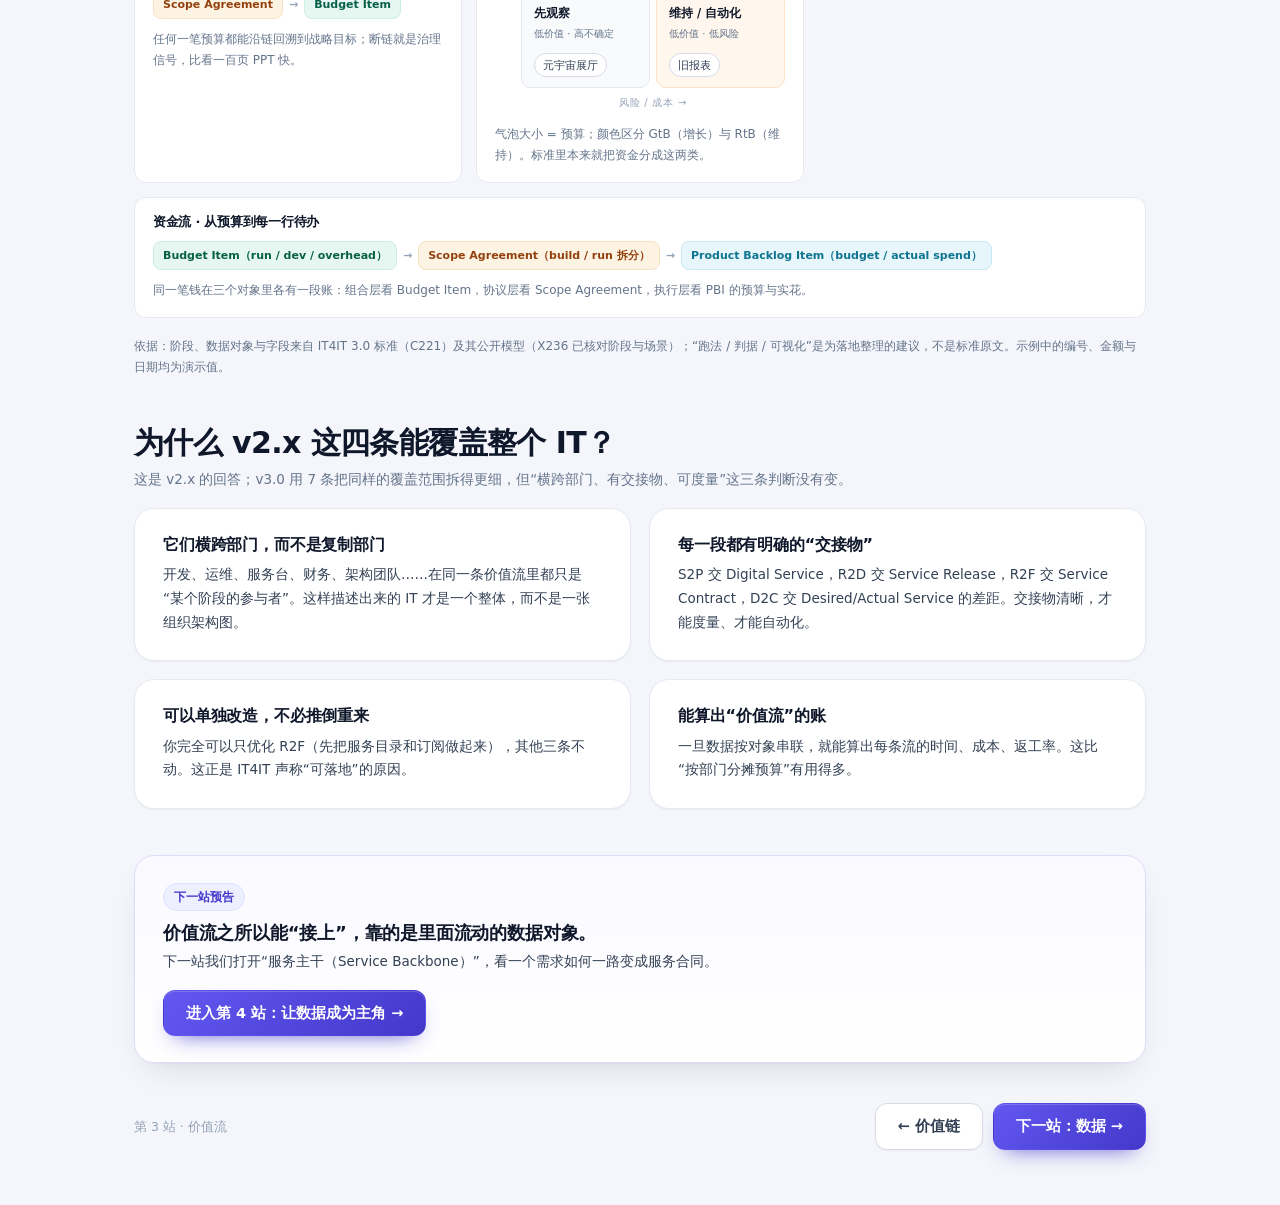
<file: 3-value-streams.html>
<!doctype html>
<html lang="zh-CN">
<head>
<meta charset="utf-8">
<meta name="viewport" content="width=device-width, initial-scale=1">
<title>第 3 站 · 价值流：v2.x 的 4 条 → v3.0 的 7 条 | IT4IT 入门</title>
<meta name="description" content="IT4IT 价值流：v2.x 的 4 条（S2P / R2D / R2F / D2C）与 v3.0 的 7 条（Evaluate / Explore / Integrate / Deploy / Release / Consume / Operate）对照，含 4 → 7 对应表。">
<link rel="stylesheet" href="assets/style.css">
</head>
<body data-step="streams">

<header class="topbar">
  <a class="brand" href="index.html">
    <span class="brand-mark">4</span>
    <span class="brand-text">IT4IT 入门<small>IT 价值链 · 交互式小课</small></span>
  </a>
  <nav class="stepper" id="stepper" aria-label="学习步骤"></nav>
  <div class="topbar-meta">
    <div class="mini-progress"><i data-progress-bar></i></div>
    <span data-progress-text>0 / 7 站</span>
  </div>
</header>

<main class="page">

  <div class="trail reveal">
    <span>第 3 站 / 7</span>
    <span class="bar"><i data-progress-bar></i></span>
    <span data-progress-pct>0%</span>
  </div>

  <section class="hero">
    <p class="kicker reveal"><span class="dot"></span> 核心 · 先对版本，再记名字</p>
    <h1 class="reveal">价值流有 <span class="grad-text">4 条</span>，<br>也有 <span class="grad-text">7 条</span>——先看你读的是哪一版</h1>
    <p class="lead reveal" style="max-width:760px">
      <b>老版本 IT4IT 2.x（v2.0 2015 / v2.1 2017）</b>讲 4 条价值流：
      S2P、R2D、R2F、D2C。<b>新版本 IT4IT 3.0（2022）</b>围绕数字产品重组为 7 条：
      Evaluate、Explore、Integrate、Deploy、Release、Consume、Operate。
      这一页以 <b>v3.0 的 7 条为主线</b>，把 4 条作为历史背景和对照，并给出 4 → 7 的对应关系。
    </p>
  </section>

  <section class="section">
    <h2 class="reveal">先把版本对齐：4 条是 v2.x，7 条是 v3.0</h2>
    <p class="lead reveal" style="max-width:760px;margin-top:8px">
      这不是“两种说法都对”，而是两个版本。先记住版本，再记名字，就不会被“IT4IT 到底几条价值流”绕进去。
    </p>

    <div class="grid-2 reveal" style="margin-top:16px">
      <div class="card card--pad" style="border-top:3px solid var(--s2p);background:linear-gradient(180deg,#faf7ff,#fff)">
        <div class="chip chip--s2p" style="margin-bottom:8px">老版本 · IT4IT 2.x（v2.0 2015 / v2.1 2017）</div>
        <h3 style="font-size:17px;margin-bottom:6px">4 条价值流（历史背景）</h3>
        <p class="small" style="margin:0 0 10px">这一版把 IT 的价值链切成四段，缩写最好记，也是很多中文资料仍在引用的口径。</p>
        <ul class="small" style="margin:0;padding-left:18px;line-height:1.9">
          <li><b>S2P · Strategy to Portfolio</b>：战略到组合，决定投什么、不投什么。</li>
          <li><b>R2D · Requirement to Deploy</b>：需求到部署，把确定要做的东西设计、建造、测试、上线。</li>
          <li><b>R2F · Request to Fulfill</b>：请求到履约，把服务发布成商品并完成订阅、交付、计费。</li>
          <li><b>D2C · Detect to Correct</b>：发现到纠正，监控、诊断、变更、恢复。</li>
        </ul>
      </div>

      <div class="card card--pad" style="border-top:3px solid var(--r2f);background:linear-gradient(180deg,#f4fdf9,#fff)">
        <div class="chip chip--r2f" style="margin-bottom:8px">新版本 · IT4IT 3.0（2022）</div>
        <h3 style="font-size:17px;margin-bottom:6px">7 条价值流（主线）</h3>
        <p class="small" style="margin:0 0 10px">v3.0 围绕“数字产品（Digital Product）”重组，把原来藏在四段里的环节提升为独立价值流。这一页以这 7 条为主线。</p>
        <ul class="small" style="margin:0;padding-left:18px;line-height:1.9">
          <li><b>Evaluate</b> · 评估：组合与投资</li>
          <li><b>Explore</b> · 探索：产品方向、设计与路线图</li>
          <li><b>Integrate</b> · 集成：构建并集成 Product Release</li>
          <li><b>Deploy</b> · 部署：把发布实例化到运行环境</li>
          <li><b>Release</b> · 发布：发布 Service Offer</li>
          <li><b>Consume</b> · 消费：下单、订阅、履约</li>
          <li><b>Operate</b> · 运营：监控、诊断、修复</li>
        </ul>
      </div>
    </div>
  </section>

  <section class="section">
    <h2 class="reveal">4 → 7：到底怎么对应？</h2>
    <p class="muted small reveal" style="margin:6px 0 14px">
      v3.0 不是把 4 条简单改名，而是围绕数字产品重新切分。下表按“职责”对照，不是官方逐条改名表。
    </p>

    <div class="table-wrap reveal">
      <table class="tbl">
        <thead>
          <tr><th>v2.x（4 条）</th><th>v3.0（7 条）</th><th>对应关系</th></tr>
        </thead>
        <tbody>
          <tr>
            <td>S2P · 战略到组合</td>
            <td>Evaluate · 评估</td>
            <td>组合评估、投资排序、治理留在 Evaluate：回答“投什么、投多少”。</td>
          </tr>
          <tr>
            <td>S2P 选型 + R2D 需求/设计</td>
            <td>Explore · 探索</td>
            <td>把“选型 + 需求 + 设计”合并成产品探索：Scope Agreement、Product Design、Product Backlog、Release Roadmap。</td>
          </tr>
          <tr>
            <td>R2D · 开发/集成/测试</td>
            <td>Integrate · 集成</td>
            <td>构建、配置、集成、测试，产出 Product Release。</td>
          </tr>
          <tr>
            <td>R2D · 部署</td>
            <td>Deploy · 部署</td>
            <td>把 Product Release 部署到目标环境，形成 Actual Product Instance。</td>
          </tr>
          <tr>
            <td>R2F · Offer 发布</td>
            <td>Release · 发布</td>
            <td>发布或更新 Service Offer，定义服务与消费者的生命周期交互。</td>
          </tr>
          <tr>
            <td>R2F · Request/Fulfill</td>
            <td>Consume · 消费</td>
            <td>下单、订阅、履约、计费，形成 Service Contract 与 Chargeback Contract。</td>
          </tr>
          <tr>
            <td>D2C · 发现到纠正</td>
            <td>Operate · 运营</td>
            <td>监控、诊断、修复 Actual Product Instance，回到服务合同与 KPI。</td>
          </tr>
        </tbody>
      </table>
    </div>

    <div class="callout callout--insight reveal" style="margin-top:16px">
      <div class="ico">✦</div>
      <div>
        <p><strong>新增的是哪些？</strong>严格说，没有凭空多出三个业务领域。v3.0 是把 v2.x 里藏在阶段中的 <b>Explore</b>（产品探索）、<b>Release</b>（服务发布）、<b>Consume</b>（消费履约）提升为独立价值流，并把 <b>Integrate</b>（构建）与 <b>Deploy</b>（部署）从 R2D 里拆开。注意 Explore 同时承接 S2P 的选型和 R2D 的需求/设计，所以它不是只从某一条老流里长出来的。</p>
        <p class="small" style="margin:10px 0 0">所以 4 和 7 不是“谁对谁错”，而是版本不同；引用时最好带上版本号。</p>
      </div>
    </div>
  </section>

  <section class="section">
    <h2 class="reveal">v3.0 的 7 条：主线</h2>
    <p class="lead reveal" style="max-width:760px;margin-top:8px">
      先记这 7 个动词。每条都给下一站一个明确交接物，串起来就是数字产品的生命周期。
    </p>

    <div class="grid-2 reveal" style="margin-top:16px">
      <div class="card card--pad card-hover" style="border-top:3px solid var(--s2p)">
        <div class="chip chip--s2p" style="margin-bottom:8px">01 · 评估</div>
        <h3 style="font-size:16px;margin-bottom:6px">Evaluate · 数字产品组合评估</h3>
        <p class="small" style="margin:0">持续评估整个数字产品组合，让投资跟着业务战略走：投什么、投多少、哪些该退场。</p>
        <p class="tiny muted" style="margin:8px 0 0">接手：战略、需求、技术机会、预算 → 交给：组合投资计划 + Scope Agreement（给 Explore）</p>
      </div>

      <div class="card card--pad card-hover" style="border-top:3px solid #0e7490">
        <div class="chip chip--exp" style="margin-bottom:8px">02 · 探索</div>
        <h3 style="font-size:16px;margin-bottom:6px">Explore · 数字产品探索</h3>
        <p class="small" style="margin:0">把已接受的投资细化成产品设计、待办和发布路线图，探索新功能与未来方向，让产品设计持续演进。</p>
        <p class="tiny muted" style="margin:8px 0 0">接手：Scope Agreement、Portfolio Backlog Item → 交给：Product Design + Product Backlog + Release Roadmap（给 Integrate）</p>
      </div>

      <div class="card card--pad card-hover" style="border-top:3px solid var(--r2d)">
        <div class="chip chip--r2d" style="margin-bottom:8px">03 · 集成</div>
        <h3 style="font-size:16px;margin-bottom:6px">Integrate · 产品发布集成</h3>
        <p class="small" style="margin:0">设计、开发、配置、集成并测试新的产品发布，把 Product Design 变成可部署的 Product Release。</p>
        <p class="tiny muted" style="margin:8px 0 0">接手：Product Design、Product Backlog Item → 交给：Product Release（给 Deploy / Release）</p>
      </div>

      <div class="card card--pad card-hover" style="border-top:3px solid var(--r2d)">
        <div class="chip chip--r2d" style="margin-bottom:8px">04 · 部署</div>
        <h3 style="font-size:16px;margin-bottom:6px">Deploy · 产品发布部署</h3>
        <p class="small" style="margin:0">把 Product Release 实例化到目标运行环境，并确保所有变更都能追溯到对应的发布。</p>
        <p class="tiny muted" style="margin:8px 0 0">接手：Product Release → 交给：Actual Product Instance + Service Contract（给 Operate / Consume）</p>
      </div>

      <div class="card card--pad card-hover" style="border-top:3px solid var(--r2f)">
        <div class="chip chip--r2f" style="margin-bottom:8px">05 · 发布</div>
        <h3 style="font-size:16px;margin-bottom:6px">Release · 服务 Offer 发布</h3>
        <p class="small" style="margin:0">把新的或修改后的 Service Offer 发布给消费者，定义服务与用户之间的生命周期交互。</p>
        <p class="tiny muted" style="margin:8px 0 0">接手：Product Release → 交给：Service Offer（给 Consume）</p>
      </div>

      <div class="card card--pad card-hover" style="border-top:3px solid var(--r2f)">
        <div class="chip chip--r2f" style="margin-bottom:8px">06 · 消费</div>
        <h3 style="font-size:16px;margin-bottom:6px">Consume · 服务 Offer 消费</h3>
        <p class="small" style="margin:0">让消费者下单、订阅、履约，把 Service Offer 变成可用的 Desired Product Instance，并完成计费。</p>
        <p class="tiny muted" style="margin:8px 0 0">接手：Service Offer → 交给：Subscription + Desired Product Instance + Service Contract + Chargeback Contract</p>
      </div>

      <div class="card card--pad card-hover" style="border-top:3px solid var(--d2c)">
        <div class="chip chip--d2c" style="margin-bottom:8px">07 · 运营</div>
        <h3 style="font-size:16px;margin-bottom:6px">Operate · 实际产品实例运营</h3>
        <p class="small" style="margin:0">让已部署的 Actual Product Instance 持续可用：监控、诊断、修复，满足服务合同与 KPI。</p>
        <p class="tiny muted" style="margin:8px 0 0">接手：Actual Product Instance + Service Contract → 交给：运行证据、事件 / 问题 / 变更；问题回流 Evaluate / Explore</p>
      </div>
    </div>

    <p class="tiny muted reveal" style="margin-top:12px">
      依据：The Open Group《IT4IT™ Standard, Version 3.0》（C221，2022-10-17）；价值流名称与顺序对照《IT4IT™ Conformance Requirements (Level 1) v3.0》（X236，2023-03）Unit 5–11 核对。各条的一句话职责按标准中的 Value Stream 目的与主干数据对象整理，中文为意译。
    </p>

    <div class="callout callout--warn reveal" style="margin-top:18px">
      <div class="ico">△</div>
      <div>
        <p><strong>下面是历史背景：</strong>接下来的内容讲的是 <b>v2.x 的 4 条价值流</b>。保留它，是为了对照 4 → 7 怎么拆；如果你只记一套，请记上面的 7 条。</p>
      </div>
    </div>
  </section>

  <section class="section">
    <h2 class="reveal">v2.x 的 4 条：先看一眼全景（历史口径）</h2>
    <div class="card card--pad reveal" style="margin-top:14px">
      <div class="grid-4" style="display:grid;gap:10px;grid-template-columns:repeat(auto-fit,minmax(200px,1fr))">
        <div style="padding:14px;border-radius:12px;background:var(--s2p-soft);border:1px solid #e6d8ff">
          <b style="color:var(--s2p);font-size:13px">S2P · 战略到组合</b>
          <p style="margin:4px 0 0;font-size:12.5px;color:#4c1d95">决定该投什么</p>
        </div>
        <div style="padding:14px;border-radius:12px;background:var(--r2d-soft);border:1px solid #d5e4ff">
          <b style="color:var(--r2d);font-size:13px">R2D · 需求到部署</b>
          <p style="margin:4px 0 0;font-size:12.5px;color:#1e3a8a">把它造出来</p>
        </div>
        <div style="padding:14px;border-radius:12px;background:var(--r2f-soft);border:1px solid #ccefe4">
          <b style="color:var(--r2f);font-size:13px">R2F · 请求到履约</b>
          <p style="margin:4px 0 0;font-size:12.5px;color:#064e3b">让员工用上它</p>
        </div>
        <div style="padding:14px;border-radius:12px;background:var(--d2c-soft);border:1px solid #f6e2c2">
          <b style="color:var(--d2c);font-size:13px">D2C · 发现到纠正</b>
          <p style="margin:4px 0 0;font-size:12.5px;color:#78350f">保证它一直好用</p>
        </div>
      </div>
      <p class="small muted" style="margin:14px 0 0">
        v2.x 的四条价值流首尾相接成一个环，不是单向流水线：D2C 发现的问题，会回流成 S2P 的投资输入或 R2D 的新需求。
      </p>
    </div>
  </section>

  <section class="section">
    <h2 class="reveal" style="margin-bottom:6px">v2.x 四条，一条一条看（历史口径）</h2>
    <p class="muted small reveal" style="margin:0 0 10px">下面每条都保留了 v2.x 的阶段名和交接物，方便和上面的 7 条对照。</p>
    <div class="vs-tabs reveal" role="tablist">
      <button class="vs-tab is-active" data-vs="s2p"><b>S2P</b><span>战略到组合</span></button>
      <button class="vs-tab" data-vs="r2d"><b>R2D</b><span>需求到部署</span></button>
      <button class="vs-tab" data-vs="r2f"><b>R2F</b><span>请求到履约</span></button>
      <button class="vs-tab" data-vs="d2c"><b>D2C</b><span>发现到纠正</span></button>
    </div>

    <!-- ================= S2P ================= -->
    <div class="vs-panel is-active" data-vs="s2p" style="--vs-color:var(--s2p);--vs-soft:var(--s2p-soft);margin-top:14px">
      <div class="card card--pad">
        <div class="vs-head">
          <span class="chip chip--s2p">S2P</span>
          <h2>Strategy to Portfolio</h2>
        </div>
        <p class="vs-purpose">让 IT 的投资组合，跟着业务战略走 —— 决定“我们该投什么、不投什么”。</p>
        <p style="margin-top:10px">
          这一段最容易被忽略：大家总觉得 IT 的价值是从“写代码”开始的。但方向错了，后面全白干。
          S2P 要把业务战略翻译成 IT 的服务组合与投资决策，并且<b>主动砍掉</b>不该继续投的东西。
        </p>

        <div class="stage-flow">
          <button class="stage" data-detail='<b>Strategy · 战略</b><ul><li>把业务目标翻译成 IT 的方向、预算与约束</li><li>参与：CIO、企业架构、业务负责人</li><li>产出：IT 战略与投资原则</li></ul>'>
            <span class="sn">STAGE 1</span><span class="st">Strategy</span><span class="sd">战略</span></button>
          <button class="stage" data-detail='<b>Service Portfolio · 服务组合</b><ul><li>盘清现有的服务：哪些留着、哪些改造、哪些下线</li><li>形成服务组合的全局视图，而不是一堆项目清单</li><li>产出：服务目录的战略层视图</li></ul>'>
            <span class="sn">STAGE 2</span><span class="st">Service Portfolio</span><span class="sd">服务组合</span></button>
          <button class="stage" data-detail='<b>Demand · 需求与机会</b><ul><li>收集业务诉求、技术机会、合规要求</li><li>先归并成“需求池”，而不是一个需求开一个项目</li><li>产出：结构化的组合需求</li></ul>'>
            <span class="sn">STAGE 3</span><span class="st">Demand</span><span class="sd">需求</span></button>
          <button class="stage" data-detail='<b>Selection · 选型立项</b><ul><li>按价值、成本、风险做取舍，形成提案</li><li>决定“做 / 不做 / 外购 / 暂缓”</li><li>产出：提案（Proposal），进入 R2D</li></ul>'>
            <span class="sn">STAGE 4</span><span class="st">Selection</span><span class="sd">选型</span></button>
        </div>
        <div class="stage-detail"></div>

        <div class="meta-grid">
          <div class="meta-box">
            <h4>关键功能组件</h4>
            <p>企业架构（Enterprise Architecture）、政策管理（Policy）、提案（Proposal）、组合需求（Portfolio Demand）、服务组合（Service Portfolio）</p>
          </div>
          <div class="meta-box">
            <h4>产出 / 交接的数据对象</h4>
            <p><b>数字服务（Digital Service）</b>：一个“值得投资”的服务定义，带着概念设计交给 R2D。</p>
          </div>
          <div class="meta-box">
            <h4>一句话场景</h4>
            <p>业务想上 AI 客服，但队列里还有 30 个项目。S2P 负责回答：为什么是它、预算从哪来、哪个老服务该退场。</p>
          </div>
        </div>
      </div>
    </div>

    <!-- ================= R2D ================= -->
    <div class="vs-panel" data-vs="r2d" style="--vs-color:var(--r2d);--vs-soft:var(--r2d-soft);margin-top:14px">
      <div class="card card--pad">
        <div class="vs-head">
          <span class="chip chip--r2d">R2D</span>
          <h2>Requirement to Deploy</h2>
        </div>
        <p class="vs-purpose">把“值得做”变成“能部署” —— 交付一个可上线、可回滚的服务版本。</p>
        <p style="margin-top:10px">
          这是大多数人最熟悉的一段：设计、开发、测试、发布。IT4IT 的贡献不是发明新流程，而是明确
          <b>这一段结束时必须交出什么</b>——不是“上线了”，而是一个有版本、有配置、可追溯的
          <b>服务发布（Service Release）</b>。
        </p>

        <div class="stage-flow">
          <button class="stage" data-detail='<b>Plan &amp; Design · 规划与设计</b><ul><li>把需求拆成服务设计：架构、接口、容量、非功能要求</li><li>决定是自建、外购还是复用现有服务</li><li>产出：服务设计与服务需求</li></ul>'>
            <span class="sn">STAGE 1</span><span class="st">Plan &amp; Design</span><span class="sd">规划与设计</span></button>
          <button class="stage" data-detail='<b>Develop · 开发</b><ul><li>编码、配置、集成，形成可构建的组件</li><li>敏捷、瀑布、低代码都行——IT4IT 对方法中立</li><li>产出：构建包与源代码变更</li></ul>'>
            <span class="sn">STAGE 2</span><span class="st">Develop</span><span class="sd">开发</span></button>
          <button class="stage" data-detail='<b>Test · 测试</b><ul><li>验证功能与非功能要求，缺陷闭环</li><li>把“测试通过”变成可被下游信任的证据</li><li>产出：测试结果与缺陷记录</li></ul>'>
            <span class="sn">STAGE 3</span><span class="st">Test</span><span class="sd">测试</span></button>
          <button class="stage" data-detail='<b>Deploy · 部署</b><ul><li>组装发布（Release Composition），部署到目标环境</li><li>登记配置项，进入可运维状态</li><li>产出：<b>服务发布（Service Release）</b></li></ul>'>
            <span class="sn">STAGE 4</span><span class="st">Deploy</span><span class="sd">部署</span></button>
        </div>
        <div class="stage-detail"></div>

        <div class="meta-grid">
          <div class="meta-box">
            <h4>关键功能组件</h4>
            <p>项目（Project）、需求（Requirement）、服务设计（Service Design）、源码控制（Source Control）、构建（Build）、构建包、发布组装（Release Composition）、测试（Test）、缺陷（Defect）</p>
          </div>
          <div class="meta-box">
            <h4>产出 / 交接的数据对象</h4>
            <p><b>服务发布（Service Release）</b>与<b>服务系统（Service System）</b>：交给 R2F 变成可订阅的商品，交给 D2C 变成要监控的对象。</p>
          </div>
          <div class="meta-box">
            <h4>一句话场景</h4>
            <p>“客户自助改地址”这个需求，从设计到灰度上线，最后交付的不是一个 URL，而是一个带版本的发布包。</p>
          </div>
        </div>
      </div>
    </div>

    <!-- ================= R2F ================= -->
    <div class="vs-panel" data-vs="r2f" style="--vs-color:var(--r2f);--vs-soft:var(--r2f-soft);margin-top:14px">
      <div class="card card--pad">
        <div class="vs-head">
          <span class="chip chip--r2f">R2F</span>
          <h2>Request to Fulfill</h2>
        </div>
        <p class="vs-purpose">把 IT 变成“服务经纪商”：服务像商品一样被订阅、申请、交付、计费。</p>
        <p style="margin-top:10px">
          这一段是 IT4IT 最有“商业感”的部分。它要求 IT 把能提供的东西<b>产品化</b>：
          有目录、有价格、有 SLA、有账单。员工不该靠“找熟人开权限”，而该像网购一样自助完成。
        </p>

        <div class="stage-flow">
          <button class="stage" data-detail='<b>Publish · 发布</b><ul><li>把服务打包成“商品”（Offer），写清范围、价格、SLA</li><li>放进可被搜索、可被比较的服务目录</li><li>产出：Offer 与服务目录条目</li></ul>'>
            <span class="sn">STAGE 1</span><span class="st">Publish</span><span class="sd">发布</span></button>
          <button class="stage" data-detail='<b>Subscribe · 订阅</b><ul><li>用户自助申请，走审批、合规与预算校验</li><li>形成订阅关系，而不是一张张纸质工单</li><li>产出：订阅（Subscription）</li></ul>'>
            <span class="sn">STAGE 2</span><span class="st">Subscribe</span><span class="sd">订阅</span></button>
          <button class="stage" data-detail='<b>Fulfill · 履约</b><ul><li>开通账号、发放设备、部署实例</li><li>把“承诺的服务”变成“实际可用的服务”</li><li>产出：服务合同（Service Contract）生效</li></ul>'>
            <span class="sn">STAGE 3</span><span class="st">Fulfill</span><span class="sd">履约</span></button>
          <button class="stage" data-detail='<b>Measure · 度量</b><ul><li>用量、成本、满意度、SLA 达成情况</li><li>计费与分摊（Showback / Chargeback）</li><li>产出：用量记录与费用记录，回流给 S2P 决策</li></ul>'>
            <span class="sn">STAGE 4</span><span class="st">Measure</span><span class="sd">度量</span></button>
        </div>
        <div class="stage-detail"></div>

        <div class="meta-grid">
          <div class="meta-box">
            <h4>关键功能组件</h4>
            <p>服务目录编排（Catalog Composition）、商品管理（Offer Management）、请求归并（Request Rationalization）、履约执行（Fulfillment Execution）、用量（Usage）、计费（Chargeback/Showback）</p>
          </div>
          <div class="meta-box">
            <h4>产出 / 交接的数据对象</h4>
            <p><b>服务合同（Service Contract）</b>：IT 与用户之间“我提供什么、什么标准”的正式约定；还有 Offer、订阅、计费合同。</p>
          </div>
          <div class="meta-box">
            <h4>一句话场景</h4>
            <p>新员工入职，在门户里勾选“标准笔记本 + 邮箱 + VPN”，三天内全部到位，月底自动分摊到部门成本。</p>
          </div>
        </div>
      </div>
    </div>

    <!-- ================= D2C ================= -->
    <div class="vs-panel" data-vs="d2c" style="--vs-color:var(--d2c);--vs-soft:var(--d2c-soft);margin-top:14px">
      <div class="card card--pad">
        <div class="vs-head">
          <span class="chip chip--d2c">D2C</span>
          <h2>Detect to Correct</h2>
        </div>
        <p class="vs-purpose">让服务始终维持在承诺的水平 —— 发现偏差、定位根因、受控修复。</p>
        <p style="margin-top:10px">
          注意它的名字不是“运维”，而是“发现到纠正”。差别在于：它假设<b>服务一定会偏离承诺</b>，
          所以要有一条从“感知偏差”到“恢复承诺”的闭环。这正是 SRE、可观测性想做的事，
          IT4IT 只是把它放进了端到端价值链里。
        </p>

        <div class="stage-flow">
          <button class="stage" data-detail='<b>Detect · 发现</b><ul><li>监控指标、日志、用户体验，发现“实际服务”偏离“期望服务”</li><li>产出：事件（Event）、告警</li><li>关键组件：服务监控（Service Monitoring）</li></ul>'>
            <span class="sn">STAGE 1</span><span class="st">Detect</span><span class="sd">发现</span></button>
          <button class="stage" data-detail='<b>Diagnose · 诊断</b><ul><li>从事件到事件单、问题单，定位根因</li><li>需要配置数据（CMDB）才知道“影响了谁”</li><li>产出：事件（Incident）、问题（Problem）</li></ul>'>
            <span class="sn">STAGE 2</span><span class="st">Diagnose</span><span class="sd">诊断</span></button>
          <button class="stage" data-detail='<b>Change · 变更</b><ul><li>用受控变更修复：回滚、扩容、打补丁</li><li>变更也要登记，否则下一次故障又查不到</li><li>产出：变更记录、新的配置项</li></ul>'>
            <span class="sn">STAGE 3</span><span class="st">Change</span><span class="sd">变更</span></button>
          <button class="stage" data-detail='<b>Resolve · 恢复</b><ul><li>服务恢复，关闭事件，沉淀知识</li><li>把反复出现的问题回流成 R2D 的新需求</li><li>产出：服务恢复证据、知识条目</li></ul>'>
            <span class="sn">STAGE 4</span><span class="st">Resolve</span><span class="sd">恢复</span></button>
        </div>
        <div class="stage-detail"></div>

        <div class="meta-grid">
          <div class="meta-box">
            <h4>关键功能组件</h4>
            <p>服务监控（Service Monitoring）、事件（Event）、事件单（Incident）、问题（Problem）、变更控制（Change Control）、配置管理（Configuration Management）、诊断与修复、服务级别（Service Level）</p>
          </div>
          <div class="meta-box">
            <h4>产出 / 交接的数据对象</h4>
            <p><b>期望服务（Desired Service）</b> vs <b>实际服务（Actual Service）</b>：D2C 关心的就是这两者之间的差距。</p>
          </div>
          <div class="meta-box">
            <h4>一句话场景</h4>
            <p>支付接口 P99 抖动 → 自动告警 → 定位到某个实例 → 回滚变更 → 恢复，全程记录在同一个服务对象上。</p>
          </div>
        </div>
      </div>
    </div>
  </section>

  <section class="section">
    <div class="callout callout--warn reveal">
      <div class="ico">△</div>
      <div>
        <p><strong>历史口径到这里：</strong>上面这套「4 条价值流 + 阶段名」是 <b>v2.x</b> 的说法，不是 v3.0 的全貌。v3.0 的 7 条主线与 4 → 7 对照表在本页上方；下面继续深挖其中一对：<b>S2P → Evaluate + Explore</b>。</p>
        <p class="small" style="margin:10px 0 0">这两条怎么接力、各自输入输出是什么？<a href="#s2p-v3">看下面的 v3.0 深挖 →</a></p>
      </div>
    </div>
  </section>

  <!-- ================= v3.0 深挖：S2P → Evaluate + Explore ================= -->
  <section class="section" id="s2p-v3">
    <div class="kicker reveal"><span class="dot"></span> v3.0 深挖 · S2P → Evaluate ＋ Explore</div>
    <h2 class="reveal">同一条 S2P，在 v3.0 里被拆成了两条：<span class="grad-text">Evaluate</span> 与 <span class="grad-text">Explore</span></h2>
    <p class="lead reveal" style="max-width:780px;margin-top:8px">
      v2.x 的 S2P 是「战略 → 组合 → 需求 → 选型」一条龙，最后交出一个 Digital Service；到 v3.0，这段“投资决策 → 产品定义”被拆成两段（按职责对照，Explore 也承接原 R2D 的需求与设计）：
      <b>Evaluate 管“钱和方向”</b>（组合要不要平衡、钱投给谁），<b>Explore 管“方案和路线”</b>（投了之后做成什么样、先做哪块、什么时候发）。
      两段之间接力用的不是文档，而是 v3.0 的核心数据对象——<b>范围协议（Scope Agreement）</b>。
    </p>
    <p class="tiny muted reveal" style="margin:8px 0 0">※ 官方名称是 <b>Explore</b>（动词，与 Evaluate / Integrate / Deploy / Release / Consume / Operate 并列），不是 “Explorer”。</p>

    <div class="grid-2 reveal dd-wrap" style="margin-top:16px">

      <!-- Evaluate -->
      <div class="card card--pad dd-card dd-ev">
        <div class="dd-head">
          <span class="chip chip--s2p">EVALUATE</span>
          <h3>评估 · Evaluate</h3>
        </div>
        <p class="dd-cn">组合层 · 让投资跟战略对齐</p>
        <p class="dd-sub">持续评估整个数字产品组合，保持组合与业务战略一致，并识别支撑业务 / 技术目标的新数字产品机会。</p>
        <div class="dd-facts">
          <span><b>触发</b>组合规划周期（周 / 月 / 年）</span>
          <span><b>主责</b>产品组合经理（Product Portfolio Manager）</span>
        </div>

        <div class="io-block io-in">
          <div class="io-title">输入 · Inputs</div>
          <ul class="io-list">
            <li>七条价值流送来的<b>需求、改进想法</b>与消费需求</li>
            <li><b>新技术机会、技术生命周期事件</b>（如 EOL）</li>
            <li><b>政策法规、预算约束</b>（Policy / Budget Item）</li>
            <li><b>战略主题 / 战略目标</b>（Strategic Theme / Strategic Objective）</li>
            <li><b>企业架构</b>：架构蓝图、架构路线图项（Architecture Blueprint / Architecture Roadmap Item）</li>
            <li>现有<b>产品组合与数字产品</b>现状、供应商与 MSP 协议</li>
          </ul>
        </div>

        <div class="dd-stages">
          <button class="dd-stage" data-detail='<b>Gather Influencers · 汇集影响因子</b><ul><li>把一个规划周期要用的输入收齐：需求、改进想法、新技术机会、技术生命周期事件（如 EOL）、政策法规、预算约束</li><li>做内外部环境扫描（SWOT），和业务对齐数字产品的价值交付</li><li>产出：新的或更新过的 <b>Strategic Theme / Strategic Objective</b></li></ul>'><span class="n">01</span><span class="t">Gather Influencers</span><span class="d">汇集影响因子</span></button>
          <button class="dd-stage" data-detail='<b>Identify Gaps · 识别差距</b><ul><li>对照战略目标看现有组合：能力缺口、投资缺口、重复建设</li><li>为下一步的投资排序提供依据</li></ul>'><span class="n">02</span><span class="t">Identify Gaps</span><span class="d">识别差距</span></button>
          <button class="dd-stage" data-detail='<b>Propose Investments · 提出投资</b><ul><li>按业务价值、风险、成本、时间、资源可用性给机会打分排序</li><li>先看组合里有没有现成方案可复用，没有才进组合待办（Portfolio Backlog）排队</li><li>产出：更新后的 <b>Scope Agreement</b></li></ul>'><span class="n">03</span><span class="t">Propose Investments</span><span class="d">提出投资</span></button>
          <button class="dd-stage" data-detail='<b>Define Backlog Mandates · 定义待办指令</b><ul><li>把法规、指令（mandates）落进 backlog 项与 Scope Agreement</li><li>定期做组合合理化，把需要平衡掉的项打包进 Scope Agreement</li><li>批准后把<b>初期资金</b>拨给 Explore 做可行性与范围细化；产出：细化后的 Scope Agreement ＋ 架构路线图项</li></ul>'><span class="n">04</span><span class="t">Define Backlog Mandates</span><span class="d">定义待办指令</span></button>
          <button class="dd-stage" data-detail='<b>Ensure Governance · 治理把关</b><ul><li>组合层面的治理评审：投资决定要符合政策、风险与合规要求</li><li>确保组合平衡——不是“谁嗓门大谁拿钱”</li></ul>'><span class="n">05</span><span class="t">Ensure Governance</span><span class="d">治理把关</span></button>
        </div>
        <div class="dd-detail"></div>

        <div class="io-block io-out">
          <div class="io-title">输出 · Outputs</div>
          <ul class="io-list">
            <li><b>组合投资计划</b>（含资金与资源）——交给 Explore 去探索</li>
            <li><b>排好序的数字产品组合 ＋ 架构路线图</b></li>
            <li><b>合格的组合待办项</b>（qualified Portfolio Backlog Items）</li>
            <li><b>更新后的 Scope Agreement</b>：范围、预算、成本收益、状态</li>
            <li><b>初始预算</b>（Budget Item）：批准后先拨给 Explore 做可行性</li>
          </ul>
        </div>
        <p class="dd-scenario">典型场景：考虑一个新数字产品 · 合理化产品组合 · 规划组合投资 · 执行产品治理</p>
      </div>

      <!-- Explore -->
      <div class="card card--pad dd-card dd-ex">
        <div class="dd-head">
          <span class="chip chip--exp">EXPLORE</span>
          <h3>探索 · Explore</h3>
        </div>
        <p class="dd-cn">产品层 · 把投资变成可开工的方案</p>
        <p class="dd-sub">在 Evaluate 的 Scope Agreement 上继续：把已接受的组合待办细化、做预算、定来源，探索新功能与未来方向，让产品设计（Product Design）持续演进。</p>
        <div class="dd-facts">
          <span><b>触发</b>Scope Agreement 发生变化</span>
          <span><b>主责</b>产品经理（Product Manager）</span>
        </div>

        <div class="io-block io-in">
          <div class="io-title">输入 · Inputs</div>
          <ul class="io-list">
            <li>Evaluate 交来的<b>合格、已计划接受的组合待办项</b></li>
            <li><b>初步 Scope Agreement</b>（含 mandate、预算与范围）</li>
            <li><b>战略方向、企业架构</b>蓝图与路线图项</li>
            <li><b>政策、现有数字产品与产品组合</b>、概念设计与需求</li>
            <li>可行性探索所需的<b>资源与初始预算</b></li>
          </ul>
        </div>

        <div class="dd-stages">
          <button class="dd-stage" data-detail='<b>Prioritize Backlog Items · 给待办排序</b><ul><li>把合格的组合待办与 mandate 细化成带优先级的 Product Backlog Items</li><li>用 Evaluate 拨的预算探索产品想法、判定可行性</li><li>检查这些待办是否真的交付价值、控住风险、满足治理要求（技术、安全、可靠性、可支持性）</li><li>产出：带优先级 Product Backlog Items 的 Scope Agreement（范围与时间已细化）</li></ul>'><span class="n">01</span><span class="t">Prioritize Backlog Items</span><span class="d">给待办排序</span></button>
          <button class="dd-stage" data-detail='<b>Define Digital Product Architecture · 定义产品架构</b><ul><li>产出 <b>Product Design</b>：逻辑组件、接口，以及安全、隐私、可用性、性能等非功能要求</li><li>原型、用户体验、数据模型等设计工件一并进版本控制</li></ul>'><span class="n">02</span><span class="t">Define Digital Product Architecture</span><span class="d">定义产品架构</span></button>
          <button class="dd-stage" data-detail='<b>Refine Product Backlog · 细化产品待办</b><ul><li>把 Scope Agreement 拆成能分配到产品特性 / 团队的工作包</li><li>按需调整业务案例与预算</li><li>产出：建立好的架构路线图项与可执行的产品待办</li></ul>'><span class="n">03</span><span class="t">Refine Product Backlog</span><span class="d">细化产品待办</span></button>
          <button class="dd-stage" data-detail='<b>Finalize Roadmap &amp; Scope Agreement · 定版路线图</b><ul><li>建立固定节拍（cadence）的计划会与跟踪报告</li><li>拿到干系人对 <b>Release Roadmap</b> 与结果的认可</li><li>产出：批准的架构路线图与定版 Scope Agreement，交给 Integrate</li></ul>'><span class="n">04</span><span class="t">Finalize Roadmap &amp; Scope Agreement</span><span class="d">定版路线图</span></button>
        </div>
        <div class="dd-detail"></div>

        <div class="io-block io-out">
          <div class="io-title">输出 · Outputs</div>
          <ul class="io-list">
            <li><b>详细版 Scope Agreement</b>：带优先级的 Product Backlog Items、范围与时间</li>
            <li><b>产品待办</b>（Product Backlog ＋ Product Backlog Items）</li>
            <li><b>发布路线图</b>（Release Roadmap / Digital Product Roadmap）</li>
            <li><b>产品设计</b>（Product Design，可版本化）与批准的架构路线图</li>
            <li>→ 交给 <b>Integrate</b>：批准的 Scope Agreement ＋ 一组已达成一致的 Product Backlog Items，开始做 Product Release</li>
          </ul>
        </div>
        <p class="dd-scenario">典型场景：调查新产品点子 · 优化现有产品 · 验证可行性 · 退役产品</p>
      </div>
    </div>

    <div class="handoff reveal">
      <span class="handoff-node handoff-node--ev">Evaluate</span>
      <span class="handoff-arrow">→</span>
      <span class="handoff-io">Scope Agreement · Portfolio Backlog Item · Budget Item · Architecture Roadmap Item</span>
      <span class="handoff-arrow">→</span>
      <span class="handoff-node handoff-node--ex">Explore</span>
      <span class="handoff-arrow">→</span>
      <span class="handoff-io">已批准的 Scope Agreement · Product Backlog Item · Product Design · Release Roadmap</span>
      <span class="handoff-arrow">→</span>
      <span class="handoff-node handoff-node--in">Integrate</span>
    </div>

    <div class="table-wrap reveal" style="margin-top:18px">
      <table class="tbl">
        <thead>
          <tr><th>维度</th><th>Evaluate · 评估</th><th>Explore · 探索</th></tr>
        </thead>
        <tbody>
          <tr><td>回答什么</td><td>投不投、投多少、组合怎么平衡</td><td>做成什么样、先做哪些、什么时候发</td></tr>
          <tr><td>触发</td><td>组合规划周期（周 / 月 / 年）</td><td>Scope Agreement 发生变化</td></tr>
          <tr><td>主责</td><td>产品组合经理（Product Portfolio Manager）</td><td>产品经理（Product Manager）</td></tr>
          <tr><td>典型输入</td><td>需求 / 想法、技术机会与 EOL、政策与预算、战略主题与目标、企业架构、现有组合</td><td>合格的 Portfolio Backlog Item、初步 Scope Agreement、预算、战略、企业架构、政策、需求</td></tr>
          <tr><td>典型输出</td><td>组合投资计划、排序后的组合与架构路线图、合格的 Portfolio Backlog Item、更新后的 Scope Agreement、初始预算</td><td>详细版 Scope Agreement、有优先级的 Product Backlog Item、Release Roadmap、Product Design</td></tr>
          <tr><td>交给谁</td><td>Explore</td><td>Integrate</td></tr>
        </tbody>
      </table>
    </div>

    <h3 class="reveal" style="margin-top:30px;font-size:17px">放回 v2.x 的 S2P 里看，四段分别去了哪里</h3>
    <div class="table-wrap reveal" style="margin-top:12px">
      <table class="tbl">
        <thead>
          <tr><th>v2.x S2P 阶段</th><th>v3.0 里的落点</th></tr>
        </thead>
        <tbody>
          <tr><td>Strategy · 战略</td><td><b>Evaluate · Gather Influencers</b>：把需求、技术机会、政策、预算收拢成战略主题与目标</td></tr>
          <tr><td>Service Portfolio · 服务组合</td><td><b>Evaluate · Identify Gaps / Propose Investments</b>：看组合缺口、做投资排序与合理化</td></tr>
          <tr><td>Demand · 需求</td><td><b>Evaluate · Gather Influencers / Propose Investments</b>：需求与想法进入组合待办（Portfolio Backlog）</td></tr>
          <tr><td>Selection · 选型</td><td><b>Evaluate · Propose Investments ＋ Define Backlog Mandates</b>（给钱、给范围）→ <b>Explore · Prioritize / Finalize</b>（定范围、定路线图）</td></tr>
          <tr><td>产出 Digital Service</td><td>交接物换成 <b>Scope Agreement ＋ Product Backlog Item ＋ Product Design</b>，接收方是 <b>Integrate</b></td></tr>
        </tbody>
      </table>
    </div>

    <div class="callout callout--insight reveal" style="margin-top:18px">
      <div class="ico">✦</div>
      <div>
        <p><strong>一句话记住：</strong>Evaluate 决定「投什么、投多少」，交的是<b>组合投资计划 ＋ Scope Agreement</b>；Explore 决定「长什么样、怎么落地」，交的是<b>详细 Scope Agreement ＋ Product Backlog ＋ Product Design ＋ Release Roadmap</b>。
        两段之间的接力棒始终是 <b>Scope Agreement</b>。</p>
      </div>
    </div>

    <p class="tiny muted reveal" style="margin-top:12px">
      依据：The Open Group《IT4IT™ Standard, Version 3.0》（C221，2022-10-17 发布）价值流章节整理；阶段清单与场景名另对照《IT4IT Conformance Requirements v3.0》（X236，2023-03）核对（Evaluate = Unit 5 / Figure 21，Explore = Unit 6 / Figure 23）。阶段名与数据对象沿用标准英文原名，中文为意译；输入 / 输出是按各阶段交付物与跨价值流依赖整理的，不是标准原表；个别阶段（Identify Gaps、Ensure Governance、Define Digital Product Architecture）标准正文未展开说明，页面按阶段名与上下文解释。标准正文需登录 The Open Group 网站查阅。
    </p>
    <p class="small reveal" style="margin-top:12px">
      <a class="btn btn-ghost btn-sm" href="#playbook">继续：Evaluate / Explore 实战 playbook ↓</a>
    </p>
  </section>

  <!-- ================= 实战 playbook：Evaluate / Explore ================= -->
  <section class="section" id="playbook">
    <div class="kicker reveal"><span class="dot"></span> 实战 playbook · Evaluate / Explore</div>
    <h2 class="reveal">把这两条流跑起来：收集什么、怎么走、<span class="grad-text">产物长什么样</span></h2>
    <p class="lead reveal" style="max-width:820px;margin-top:8px">
      前面讲的是“它们是什么”，这一节讲“怎么干”。先约好图例：
      <span class="lg lg-std">标准</span> 是标准里写明的阶段、数据对象与字段；
      <span class="lg lg-prac">实践</span> 是把标准字段翻译成可执行的清单、判据与可视化，属于落地建议，不是标准原文。
    </p>

    <div class="pb-tabs reveal" role="tablist">
      <button class="pb-tab is-active" data-pb="ev"><b>Evaluate</b><span>五步跑法 · 组合投资</span></button>
      <button class="pb-tab" data-pb="ex"><b>Explore</b><span>四步跑法 · 产品探索</span></button>
    </div>

    <!-- ================= Evaluate panel ================= -->
    <div class="pb-panel is-active" data-pb="ev">

      <h3 class="pb-h">① 先收集什么 <span class="lg lg-prac">实践</span></h3>
      <p class="pb-sub">对应 <b>Gather Influencers</b>：一个规划周期开始前，把下面四组信息收齐——它们大多会落成标准数据对象。</p>
      <div class="chk-grid">
        <div class="chk-card">
          <h4>战略与方向 <span class="lg lg-std">标准对象</span></h4>
          <ul>
            <li><b>Strategic Theme / Strategic Objective</b>：Id、Name、Description</li>
            <li>业务目标 / OKR 与年度优先级</li>
            <li>市场、竞争、技术趋势（SWOT 环境扫描）</li>
          </ul>
        </div>
        <div class="chk-card">
          <h4>需求与机会 <span class="lg lg-std">标准对象</span></h4>
          <ul>
            <li>七条流回流的<b>想法 / 改进 / 需求</b>（含消费需求）</li>
            <li><b>Portfolio Backlog Item</b>：Prioritization、Acceptance Criteria、Related Products、Demand Profile、Cost Estimation</li>
            <li><b>Requirement</b>：功能与合规要求</li>
          </ul>
        </div>
        <div class="chk-card">
          <h4>约束与政策 <span class="lg lg-std">标准对象</span></h4>
          <ul>
            <li><b>Policy</b>：Id、Name、Description、Applicable Geography</li>
            <li><b>Budget Item</b> 与预算约束（Financial Period、Investment Type）</li>
            <li>供应商 / MSP 协议；<b>Architecture Blueprint</b>（目标架构）</li>
          </ul>
        </div>
        <div class="chk-card">
          <h4>现状与资产 <span class="lg lg-std">标准对象</span></h4>
          <ul>
            <li><b>Digital Product</b>：Investment Status、Portfolio、Budget、TCO、P&amp;L、Business Criticality、Security Risk</li>
            <li>现有 <b>Scope Agreement</b> 与组合健康度</li>
            <li><b>Architecture Roadmap Item</b>：Status、TargetDate、Roadmaps</li>
          </ul>
        </div>
      </div>

      <h3 class="pb-h">② 五步跑法 <span class="lg lg-prac">实践</span></h3>
      <p class="pb-sub">阶段名与产物来自标准；每步的“动作 / 过关判据”是落地整理。</p>
      <div class="step-list">
        <div class="step">
          <div class="step-no">01</div>
          <div>
            <div class="step-head"><b>Gather Influencers</b><span>汇集影响因子</span></div>
            <div class="step-row"><span class="k">动作</span><span class="v">四类输入收齐并去重归并；更新战略路线图（Strategic intent → Architecture Roadmap → Product Roadmap → Release Roadmap）；和业务确认价值与政策要求。</span></div>
            <div class="step-row"><span class="k">产物</span><span class="v"><b>Strategic Theme / Strategic Objective</b>（新建或更新）。</span></div>
            <div class="step-row is-gate"><span class="k">过关</span><span class="v">每条输入都能挂到某个主题 / 目标，或明确标注“本期不做”并留下原因。</span></div>
          </div>
        </div>
        <div class="step">
          <div class="step-no">02</div>
          <div>
            <div class="step-head"><b>Identify Gaps</b><span>识别差距</span></div>
            <div class="step-row"><span class="k">动作</span><span class="v">目标 vs 现状：找能力缺口、投资缺口、重复建设、该退役的产品；每个缺口配证据（数据、架构差异、成本）。</span></div>
            <div class="step-row"><span class="k">产物</span><span class="v">缺口清单（挂到 Strategic Objective）。</span></div>
            <div class="step-row is-gate"><span class="k">过关</span><span class="v">缺口有证据、有影响的产品 / 业务范围、有优先级。</span></div>
          </div>
        </div>
        <div class="step">
          <div class="step-no">03</div>
          <div>
            <div class="step-head"><b>Propose Investments</b><span>提出投资</span></div>
            <div class="step-row"><span class="k">动作</span><span class="v">给机会 + Scope Agreement 打分：业务价值 / 风险 / 成本 / 时间 / 资源；先判断能否复用组合内现有方案；再和 Portfolio Backlog 统一排位。</span></div>
            <div class="step-row"><span class="k">产物</span><span class="v">更新后的 <b>Scope Agreement</b>（含优先级、范围、预算初稿）。</span></div>
            <div class="step-row is-gate"><span class="k">过关</span><span class="v">每个提案有评分与复用结论，能在 Portfolio Backlog 里找到位置。</span></div>
          </div>
        </div>
        <div class="step">
          <div class="step-no">04</div>
          <div>
            <div class="step-head"><b>Define Backlog Mandates</b><span>定义待办指令</span></div>
            <div class="step-row"><span class="k">动作</span><span class="v">把法规 / 指令 / MSP 约束变成 Portfolio Backlog Item 与 Scope Agreement 的强制项；做组合合理化（合并 / 下架）；批准后把初期资金拨给 Explore 做可行性。</span></div>
            <div class="step-row"><span class="k">产物</span><span class="v">细化 Scope Agreement、<b>Architecture Roadmap Item</b>、<b>Budget Item</b>（Financial Period、Investment Type、Approved Budget）。</span></div>
            <div class="step-row is-gate"><span class="k">过关</span><span class="v">每条 mandate 有 owner、有对应 backlog 项；每个批准项有预算与资金来源。</span></div>
          </div>
        </div>
        <div class="step">
          <div class="step-no">05</div>
          <div>
            <div class="step-head"><b>Ensure Governance</b><span>治理把关</span></div>
            <div class="step-row"><span class="k">动作</span><span class="v">组合平衡 / 合规 / 风险评审；做 go / hold / kill；把理由写进对象，而不是只写进会议纪要。</span></div>
            <div class="step-row"><span class="k">产物</span><span class="v">决策记录（Scope Agreement.Status = approved / rejected / deferred；Digital Product.Investment Status）。</span></div>
            <div class="step-row is-gate"><span class="k">过关</span><span class="v">每个决策有时间、签字、理由；组合不是“只增不减”。</span></div>
          </div>
        </div>
      </div>

      <h3 class="pb-h">③ 做到什么程度算合格 <span class="lg lg-prac">实践</span></h3>
      <div class="dod-grid">
        <div class="dod-col">
          <h4>必备（没有就不算完成）</h4>
          <ul>
            <li>能拿出一份<b>组合投资计划</b>：资金 + 资源 + 时间，能回答“这笔钱为什么给 A 不给 B”。</li>
            <li>每个 <b>Scope Agreement</b> 核心字段齐全：Id、Description、Business Entity、Proposed / Approved Budget（build / run 拆分）、Status、Context（portfolio / product）。</li>
            <li>每个 <b>Portfolio Backlog Item</b> 有 Prioritization、Acceptance Criteria、Related Products、Demand Profile、Cost Estimation，并挂到 Strategic Objective 与 Architecture Roadmap Item。</li>
            <li>每个批准项有 <b>Budget Item</b>（Financial Period、Investment Type、Approved Budget、Spend、Forecast）。</li>
            <li><b>Digital Product.Investment Status</b> 有明确结论（invest / divest / sustain / retired）。</li>
            <li>治理决策留痕：谁、何时、为什么。</li>
          </ul>
        </div>
        <div class="dod-col dod-nice">
          <h4>加分（做得好会明显不一样）</h4>
          <ul>
            <li>组合矩阵 / 热力图，一眼看出“该砍谁”。</li>
            <li>月度或季度 cadence，而不是一年一次大评审。</li>
            <li>有组合合理化记录（合并 / 退役），并回写到 Digital Product。</li>
            <li>与架构路线图联动：Architecture Roadmap Item 有 TargetDate。</li>
          </ul>
        </div>
      </div>
      <div class="callout callout--warn reveal" style="margin-top:14px">
        <div class="ico">△</div>
        <div>
          <p><strong>不合格信号：</strong>Scope Agreement 没预算、没状态，只在邮件里；Portfolio Backlog Item 没有 Acceptance Criteria 和 Demand Profile；Propose Investments 跳过了复用检查（先看组合里有没有现成方案），导致重复建设；投资追溯不到 Strategic Objective；组合只增不减；决策只存在会议纪要里。</p>
          <p class="small muted" style="margin:8px 0 0">标准自己就点名了这些病：数据质量与一致性差、没有全局组合视图、组合 / 服务 / 产品管理不一致、产品生命周期追踪不起来。</p>
        </div>
      </div>

      <div class="vis-card reveal" style="margin-top:14px">
        <h4>放行闸门 · 机器可判定 <span class="lg lg-std">标准字段</span></h4>
        <ul class="gate-list">
          <li><b>Scope Agreement.Status</b> = <span class="mono">approved</span></li>
          <li><b>Approved Budget</b> 已填，且拆成 <b>build / run</b></li>
          <li><b>Context</b> = portfolio 或 product</li>
          <li>已关联 <b>≥1 个 Portfolio Backlog Item</b>（n:m）与 <b>Budget Item</b>（n:1）</li>
          <li>下游 <b>Product Backlog Item</b> 已能回挂（1:n）</li>
        </ul>
        <p class="tiny muted">这些检查不需要“感觉”，全是数据对象的字段——ready 是一个状态，不是一次签字仪式。</p>
      </div>

      <h3 class="pb-h">④ 优雅的可视化 <span class="lg lg-prac">实践</span></h3>
      <div class="vis-block">
        <div class="vis-card">
          <h4>战略追溯链 · 一笔钱为什么花</h4>
          <div class="chain">
            <span class="chain-step"><span class="chain-node n-theme">Strategic Theme</span><span class="chain-arrow">→</span></span>
            <span class="chain-step"><span class="chain-node n-obj">Strategic Objective</span><span class="chain-arrow">→</span></span>
            <span class="chain-step"><span class="chain-node n-pbi">Portfolio Backlog Item</span><span class="chain-arrow">→</span></span>
            <span class="chain-step"><span class="chain-node n-sa">Scope Agreement</span><span class="chain-arrow">→</span></span>
            <span class="chain-step"><span class="chain-node n-bud">Budget Item</span></span>
          </div>
          <p class="tiny muted">任何一笔预算都能沿链回溯到战略目标；断链就是治理信号，比看一百页 PPT 快。</p>
        </div>
        <div class="vis-card">
          <h4>投资组合矩阵 · 价值 × 风险</h4>
          <div class="matrix">
            <div class="matrix-ylabel">业务价值高 ↑</div>
            <div class="matrix-grid">
              <div class="quad q1"><b>小步试点</b><span>高价值 · 高不确定</span><em>AI 客服</em></div>
              <div class="quad q2"><b>重仓</b><span>高价值 · 低风险</span><em>ERP 升级</em></div>
              <div class="quad q3"><b>先观察</b><span>低价值 · 高不确定</span><em>元宇宙展厅</em></div>
              <div class="quad q4"><b>维持 / 自动化</b><span>低价值 · 低风险</span><em>旧报表</em></div>
            </div>
            <div class="matrix-xlabel">风险 / 成本 →</div>
          </div>
          <p class="tiny muted">气泡大小 = 预算；颜色区分 GtB（增长）与 RtB（维持）。标准里本来就把资金分成这两类。</p>
        </div>
        <div class="vis-card" style="grid-column:1/-1">
          <h4>资金流 · 从预算到每一行待办</h4>
          <div class="chain">
            <span class="chain-step"><span class="chain-node n-bud">Budget Item（run / dev / overhead）</span><span class="chain-arrow">→</span></span>
            <span class="chain-step"><span class="chain-node n-sa">Scope Agreement（build / run 拆分）</span><span class="chain-arrow">→</span></span>
            <span class="chain-step"><span class="chain-node n-pbi">Product Backlog Item（budget / actual spend）</span></span>
          </div>
          <p class="tiny muted">同一笔钱在三个对象里各有一段账：组合层看 Budget Item，协议层看 Scope Agreement，执行层看 PBI 的预算与实花。</p>
        </div>
      </div>
    </div>

    <!-- ================= Explore panel ================= -->
    <div class="pb-panel" data-pb="ex">

      <h3 class="pb-h">① 先收集什么 <span class="lg lg-prac">实践</span></h3>
      <p class="pb-sub">Explore 的触发是 <b>Scope Agreement 发生变化</b>——所以它的输入几乎都围绕这张已谈好的协议。</p>
      <div class="chk-grid">
        <div class="chk-card">
          <h4>来自 Evaluate <span class="lg lg-std">标准对象</span></h4>
          <ul>
            <li>qualified <b>Portfolio Backlog Item</b>（已接受、已计划）</li>
            <li>初步 <b>Scope Agreement</b>（关联 Portfolio Backlog Item / Budget Item）</li>
            <li><b>Budget Item</b>：初期资金与资源</li>
            <li>Strategic Objective / Theme、Architecture Blueprint / Roadmap Item</li>
          </ul>
        </div>
        <div class="chk-card">
          <h4>其他输入 <span class="lg lg-std">标准对象</span></h4>
          <ul>
            <li><b>Policy</b>（合规 / 安全约束）</li>
            <li><b>Digital Product</b> 与 Product Portfolio 现状</li>
            <li><b>Requirement</b> 与概念 <b>Product Design</b></li>
            <li>来自 <b>Integrate</b> 的进度反馈（Scope Agreement 变更的触发器）</li>
          </ul>
        </div>
      </div>

      <h3 class="pb-h">② 四步跑法 <span class="lg lg-prac">实践</span></h3>
      <p class="pb-sub">Explore 的节奏是“快循环”：MVP / PoC / 概念服务，快速验证后再定版。</p>
      <div class="step-list">
        <div class="step">
          <div class="step-no">01</div>
          <div>
            <div class="step-head"><b>Prioritize Backlog Items</b><span>给待办排序</span></div>
            <div class="step-row"><span class="k">动作</span><span class="v">把 qualified Portfolio Backlog Item 和 mandate 细化成 Product Backlog Item（epic / feature / story）；用 Evaluate 拨的预算做可行性；检查价值、风险与治理（技术、安全、可靠性、可支持性）。</span></div>
            <div class="step-row"><span class="k">产物</span><span class="v">带优先级的 <b>Product Backlog Items</b> + Scope Agreement（scope / timing 细化）。</span></div>
            <div class="step-row is-gate"><span class="k">过关</span><span class="v">每个 PBI 有 Acceptance Criteria、估算、依赖，并能追到 Portfolio Backlog Item。</span></div>
          </div>
        </div>
        <div class="step">
          <div class="step-no">02</div>
          <div>
            <div class="step-head"><b>Define Digital Product Architecture</b><span>定义产品架构</span></div>
            <div class="step-row"><span class="k">动作</span><span class="v">定义 <b>Product Design</b>：逻辑组件、接口、非功能要求（安全 / 隐私 / 可用性 / 性能）；原型、UX、数据模型都要版本化。</span></div>
            <div class="step-row"><span class="k">产物</span><span class="v"><b>Product Design</b>（Version + Artifacts）。</span></div>
            <div class="step-row is-gate"><span class="k">过关</span><span class="v">设计有版本、有 artifacts 清单、NFR 可测；关键评审通过。</span></div>
          </div>
        </div>
        <div class="step">
          <div class="step-no">03</div>
          <div>
            <div class="step-head"><b>Refine Product Backlog</b><span>细化产品待办</span></div>
            <div class="step-row"><span class="k">动作</span><span class="v">拆工作包（epic → feature → story）；按需调整 scope、business case、budget；把 PBI 挂到 Product Release。</span></div>
            <div class="step-row"><span class="k">产物</span><span class="v">字段齐全的 <b>Product Backlog Item</b>：Type、Parent Id、Priority、Value、Size、Definition of Done、Budget / Actual Spend、Start / End。</span></div>
            <div class="step-row is-gate"><span class="k">过关</span><span class="v">每个 PBI 能放进一个迭代，有 DoD 与依赖关系。</span></div>
          </div>
        </div>
        <div class="step">
          <div class="step-no">04</div>
          <div>
            <div class="step-head"><b>Finalize Roadmap &amp; Scope Agreement</b><span>定版路线图</span></div>
            <div class="step-row"><span class="k">动作</span><span class="v">定版 Scope Agreement；排 <b>Release Roadmap</b>（scope / 依赖 / 资源 / 日期）；干系人 buy-in；建立跟踪与变更机制，然后交给 Integrate。</span></div>
            <div class="step-row"><span class="k">产物</span><span class="v">approved <b>Scope Agreement</b> + 定版路线图 + 交接包。</span></div>
            <div class="step-row is-gate"><span class="k">过关</span><span class="v">Status = approved；路线图有日期 / 依赖 / 资源；Integrate 接手时不需要再问“做什么”。</span></div>
          </div>
        </div>
      </div>

      <h3 class="pb-h">③ 做到什么程度算合格 <span class="lg lg-prac">实践</span></h3>
      <div class="dod-grid">
        <div class="dod-col">
          <h4>必备（没有就不算完成）</h4>
          <ul>
            <li><b>Scope Agreement</b> 从 created / proposed 走到 <b>approved</b>，含 budget（build / run）、scope、timing、context。</li>
            <li><b>Product Backlog</b> 至少三层（epic / feature / story），每条有 Type、Priority、Value、Definition of Done、Acceptance Criteria，并关联 Requirement。</li>
            <li><b>Product Design</b> 有 Version + Artifacts（UML / 数据模型 / UX / 原型）+ 可测 NFR。</li>
            <li><b>Release Roadmap</b> 有里程碑、依赖、资源；每个 PBI 关联到唯一 Product Release。</li>
            <li>与 Evaluate 的 Portfolio Backlog Item、Strategic Objective 双向可追溯。</li>
            <li>交接三件套：approved Scope Agreement + agreed Product Backlog Items + Product Design 版本。</li>
          </ul>
        </div>
        <div class="dod-col dod-nice">
          <h4>加分（做得好会明显不一样）</h4>
          <ul>
            <li>PoC / MVP 的验证记录（快循环的证据）。</li>
            <li>假设 / 风险清单，以及验证 / 证伪的结论。</li>
            <li>Architecture Blueprint 随探索更新。</li>
            <li>干系人提前 buy-in（评审记录、签字）。</li>
          </ul>
        </div>
      </div>
      <div class="callout callout--warn reveal" style="margin-top:14px">
        <div class="ico">△</div>
        <div>
          <p><strong>不合格信号：</strong>Scope Agreement 还是 created / proposed 就开工；PBI 没有 Acceptance Criteria / DoD / 估算；Product Design 只有一份 PPT、没有版本；Release Roadmap 只有日期、没有依赖与资源；Scope 变更没有回写 Scope Agreement；Explore 变成第二个 PMO——强求完整设计才允许开工，而标准要的是快循环 + PoC / MVP。</p>
        </div>
      </div>

      <div class="vis-card reveal" style="margin-top:14px">
        <h4>交接闸门 · Explore → Integrate <span class="lg lg-std">标准原文</span></h4>
        <ul class="gate-list">
          <li>Integrate 收到的是 <b>approved Scope Agreement</b>，不是一个“backlog”</li>
          <li>并附 <b>agreed set of Product Backlog Items</b>（每条有 Title / Type / Size / Priority / Value / Definition of Done）</li>
          <li><b>Product Design</b> 有 Version + Artifacts，PBI 能挂到设计元素</li>
          <li>Release Roadmap 有资源分配与日期，并已得到干系人认可</li>
          <li>若协议无法兑现，<b>变更由 Explore 拥有</b>：改范围 / 时间 / 预算或供方</li>
        </ul>
      </div>

      <h3 class="pb-h">④ 产物长什么样 <span class="lg lg-std">标准字段</span> <span class="lg lg-prac">示例值</span></h3>
      <p class="pb-sub">下面四张是“一页纸”级别的模板示意——真实落地时通常由工具生成，但字段应对得上标准对象。</p>
      <div class="pb-mock-grid">
        <div class="mock">
          <div class="mock-head"><b>SCOPE AGREEMENT · 一页纸</b><span class="mock-id">SA-2026-014 · v3</span></div>
          <div class="mock-body">
            <div class="mock-row"><span class="k">Context</span><span class="v">product-level（AI 客服）</span></div>
            <div class="mock-row"><span class="k">Business Entity</span><span class="v">客户服务部</span></div>
            <div class="mock-row"><span class="k">Anticipated Value</span><span class="v">人工坐席工作量 <b>-30%</b>，首次响应 <b>-40%</b></span></div>
            <div class="mock-row"><span class="k">Proposed Budget</span><span class="v">Build ¥120 万 / Run ¥30 万·年</span></div>
            <div class="mock-row"><span class="k">Approved Budget</span><span class="v">Build ¥100 万 / Run ¥25 万·年</span></div>
            <div class="mock-row"><span class="k">Status</span><span class="v"><span class="pill-ok">approved</span></span></div>
            <div class="mock-row"><span class="k">Linked</span><span class="v">Portfolio Backlog Item PB-102 · Budget Item BI-2026-Q1</span></div>
          </div>
        </div>
        <div class="mock">
          <div class="mock-head"><b>PRODUCT BACKLOG · 树</b><span class="mock-id">SA-2026-014 ↔ R1</span></div>
          <div class="mock-body">
            <div class="tree">
              <div class="tree-item"><span class="ty">EPIC</span><span class="ti">智能客服工作台</span><span class="meta">E-01</span></div>
              <div class="tree-item lvl2"><span class="ty">FEAT</span><span class="ti">会话路由</span><span class="meta">F-11 · P1</span></div>
              <div class="tree-item lvl3"><span class="ty">STORY</span><span class="ti">按技能组路由</span><span class="meta">S-111 · 5pt</span></div>
              <div class="tree-item lvl3"><span class="ty">STORY</span><span class="ti">溢出到人工</span><span class="meta">S-112 · 3pt</span></div>
              <div class="tree-item lvl2"><span class="ty">FEAT</span><span class="ti">知识库命中</span><span class="meta">F-12 · P2</span></div>
              <div class="tree-item lvl3"><span class="ty">STORY</span><span class="ti">RAG 检索</span><span class="meta">S-121 · 8pt</span></div>
            </div>
          </div>
        </div>
        <div class="mock">
          <div class="mock-head"><b>PRODUCT DESIGN · 工件包</b><span class="mock-id">PD-2026-014 · v1.2</span></div>
          <div class="mock-body">
            <div class="mock-row"><span class="k">Artifacts</span><span class="v">逻辑组件图 · 数据模型 · UX 线框 · 交互原型 · NFR 清单</span></div>
            <div class="mock-row"><span class="k">NFR</span><span class="v">可用性 99.95% · P95 &lt; 300ms · 等保三级 · 数据不出境</span></div>
            <div class="mock-row"><span class="k">Linked</span><span class="v">Requirement R-2201 · Product Backlog Item S-121 · Product Release R1</span></div>
            <div class="mock-row"><span class="k">Version</span><span class="v">v1.2（每次发布对应一个版本）</span></div>
          </div>
        </div>
        <div class="mock mock--wide">
          <div class="mock-head"><b>RELEASE ROADMAP · 泳道</b><span class="mock-id">2026 · 3 个 Release</span></div>
          <div class="mock-body" style="overflow-x:auto">
            <table class="swim">
              <thead><tr><th>泳道</th><th>R1 · Q1</th><th>R2 · Q2</th><th>R3 · Q3</th></tr></thead>
              <tbody>
                <tr><td>核心链路</td><td><span class="r">技能组路由</span><span class="r">溢出到人工</span></td><td><span class="r">多轮上下文</span></td><td><span class="r">跨渠道统一</span></td></tr>
                <tr><td>数据与迁移</td><td><span class="r">知识库接入</span></td><td><span class="r">RAG 检索</span></td><td><span class="r">历史会话迁移</span></td></tr>
                <tr><td>合规与安全</td><td><span class="r">等保评估</span></td><td><span class="r">数据脱敏</span></td><td><span class="r">审计报表</span></td></tr>
              </tbody>
            </table>
          </div>
        </div>
      </div>
      <p class="tiny muted" style="margin-top:10px">注意：<b>Release Roadmap</b> 与 <b>Product Backlog</b> 都不是主干数据对象（公开模型里 Product Backlog 是功能组件，Release Roadmap 只出现在正文里）；标准把每个 Product Backlog Item 关联到唯一 Product Release，所以路线图本质是“PBI → Release”的映射视图，而 Product Backlog 是 PBI 的集合视图。</p>

      <div class="handoff reveal" style="margin-top:14px">
        <span class="handoff-node handoff-node--ex">Explore</span>
        <span class="handoff-arrow">→</span>
        <span class="handoff-io">approved Scope Agreement</span>
        <span class="handoff-io">agreed Product Backlog Items</span>
        <span class="handoff-io">Product Design 版本</span>
        <span class="handoff-arrow">→</span>
        <span class="handoff-node handoff-node--in">Integrate</span>
      </div>

      <h3 class="pb-h">⑤ 优雅的可视化 <span class="lg lg-prac">实践</span></h3>
      <div class="vis-block">
        <div class="vis-card" style="grid-column:1/-1">
          <h4>Product Canvas · 一页讲清“做什么”</h4>
          <div class="canvas">
            <div class="canvas-cell"><b>VISION</b><span>让 80% 的常见问题在 30 秒内被自助解决</span></div>
            <div class="canvas-cell"><b>OUTCOMES</b><span>人工坐席 -30% · 首响 -40% · 满意度 ≥ 4.6</span></div>
            <div class="canvas-cell"><b>SCOPE（本期）</b><span>技能组路由 · 溢出 · RAG 知识命中</span></div>
            <div class="canvas-cell"><b>BACKLOG</b><span>E-01 → F-11 / F-12 → S-111 / S-112 / S-121</span></div>
            <div class="canvas-cell"><b>ROADMAP</b><span>R1 路由 + 知识库 · R2 多轮 · R3 跨渠道</span></div>
            <div class="canvas-cell"><b>RISKS / 假设</b><span>知识库质量 · 合规审批周期 · 旧系统接口能力</span></div>
          </div>
          <p class="tiny muted">评审时不用翻 80 页 PPT：从 Vision 到 Roadmap 一条线，任何一格说不清就是探索还没做完。</p>
        </div>
        <div class="vis-card" style="grid-column:1/-1">
          <h4>追溯链 · 从战略目标到 Release</h4>
          <div class="chain">
            <span class="chain-step"><span class="chain-node n-obj">Strategic Objective</span><span class="chain-arrow">→</span></span>
            <span class="chain-step"><span class="chain-node n-pbi">Portfolio Backlog Item</span><span class="chain-arrow">→</span></span>
            <span class="chain-step"><span class="chain-node n-sa">Scope Agreement</span><span class="chain-arrow">→</span></span>
            <span class="chain-step"><span class="chain-node n-pbi">Product Backlog Item</span><span class="chain-arrow">→</span></span>
            <span class="chain-step"><span class="chain-node n-rel">Product Release</span></span>
          </div>
          <p class="tiny muted">标准原关系：Portfolio Backlog Item ↔ Strategic Objective / Architecture Roadmap Item；Scope Agreement ↔ Portfolio Backlog Item / Budget Item / Product Backlog Item；Product Backlog Item → Product Release。串起来就是一条可审计的链。</p>
        </div>
      </div>
    </div>

    <p class="tiny muted reveal" style="margin-top:18px">
      依据：阶段、数据对象与字段来自 IT4IT 3.0 标准（C221）及其公开模型（X236 已核对阶段与场景）；“跑法 / 判据 / 可视化”是为落地整理的建议，不是标准原文。示例中的编号、金额与日期均为演示值。
    </p>
  </section>

  <section class="section">
    <h2 class="reveal">为什么 v2.x 这四条能覆盖整个 IT？</h2>
    <p class="muted small reveal" style="margin:6px 0 16px">这是 v2.x 的回答；v3.0 用 7 条把同样的覆盖范围拆得更细，但“横跨部门、有交接物、可度量”这三条判断没有变。</p>
    <div class="grid-2 reveal" style="margin-top:16px">
      <div class="card card--pad">
        <h3 style="font-size:16px;margin-bottom:8px">它们横跨部门，而不是复制部门</h3>
        <p class="small" style="margin:0">开发、运维、服务台、财务、架构团队……在同一条价值流里都只是“某个阶段的参与者”。这样描述出来的 IT 才是一个整体，而不是一张组织架构图。</p>
      </div>
      <div class="card card--pad">
        <h3 style="font-size:16px;margin-bottom:8px">每一段都有明确的“交接物”</h3>
        <p class="small" style="margin:0">S2P 交 Digital Service，R2D 交 Service Release，R2F 交 Service Contract，D2C 交 Desired/Actual Service 的差距。交接物清晰，才能度量、才能自动化。</p>
      </div>
      <div class="card card--pad">
        <h3 style="font-size:16px;margin-bottom:8px">可以单独改造，不必推倒重来</h3>
        <p class="small" style="margin:0">你完全可以只优化 R2F（先把服务目录和订阅做起来），其他三条不动。这正是 IT4IT 声称“可落地”的原因。</p>
      </div>
      <div class="card card--pad">
        <h3 style="font-size:16px;margin-bottom:8px">能算出“价值流”的账</h3>
        <p class="small" style="margin:0">一旦数据按对象串联，就能算出每条流的时间、成本、返工率。这比“按部门分摊预算”有用得多。</p>
      </div>
    </div>
  </section>

  <section class="section">
    <div class="card card--pad card--lift reveal" style="border-color:#dedbfb;background:linear-gradient(180deg,#faf9ff,#fff)">
      <div class="chip chip--brand" style="margin-bottom:10px">下一站预告</div>
      <h3 style="margin-bottom:6px">价值流之所以能“接上”，靠的是里面流动的数据对象。</h3>
      <p class="small" style="margin:0 0 16px">下一站我们打开“服务主干（Service Backbone）”，看一个需求如何一路变成服务合同。</p>
      <a class="btn btn-primary" href="4-data-model.html">进入第 4 站：让数据成为主角 →</a>
    </div>
  </section>

</main>

<footer class="page-footer">
  <span class="hint">第 3 站 · 价值流</span>
  <div class="nav-links" id="footer-nav"></div>
</footer>

<script src="assets/app.js"></script>
<script>
/* 第 3 站新增：v3.0 深挖里 Evaluate / Explore 的阶段点选（只作用于 .dd-card，不影响上面的 v2.x 四条流标签页） */
(function () {
  document.querySelectorAll(".dd-card").forEach(function (card) {
    var stages = card.querySelectorAll(".dd-stage");
    var detail = card.querySelector(".dd-detail");
    if (!stages.length || !detail) return;
    stages.forEach(function (btn) {
      btn.addEventListener("click", function () {
        stages.forEach(function (b) { b.classList.toggle("is-on", b === btn); });
        detail.innerHTML = btn.getAttribute("data-detail") || "";
      });
    });
    stages[0].click();
  });
})();

/* 实战 playbook：Evaluate / Explore 切换（支持 #pb-explore / #pb-evaluate 深链） */
(function () {
  var tabs = document.querySelectorAll(".pb-tab");
  var panels = document.querySelectorAll(".pb-panel");
  if (!tabs.length || !panels.length) return;

  function activate(key) {
    tabs.forEach(function (t) { t.classList.toggle("is-active", t.getAttribute("data-pb") === key); });
    panels.forEach(function (p) { p.classList.toggle("is-active", p.getAttribute("data-pb") === key); });
  }

  tabs.forEach(function (t) {
    t.addEventListener("click", function () { activate(t.getAttribute("data-pb")); });
  });

  if (location.hash === "#pb-explore") activate("ex");
  else if (location.hash === "#pb-evaluate") activate("ev");
})();
</script>
</body>
</html>
</file>
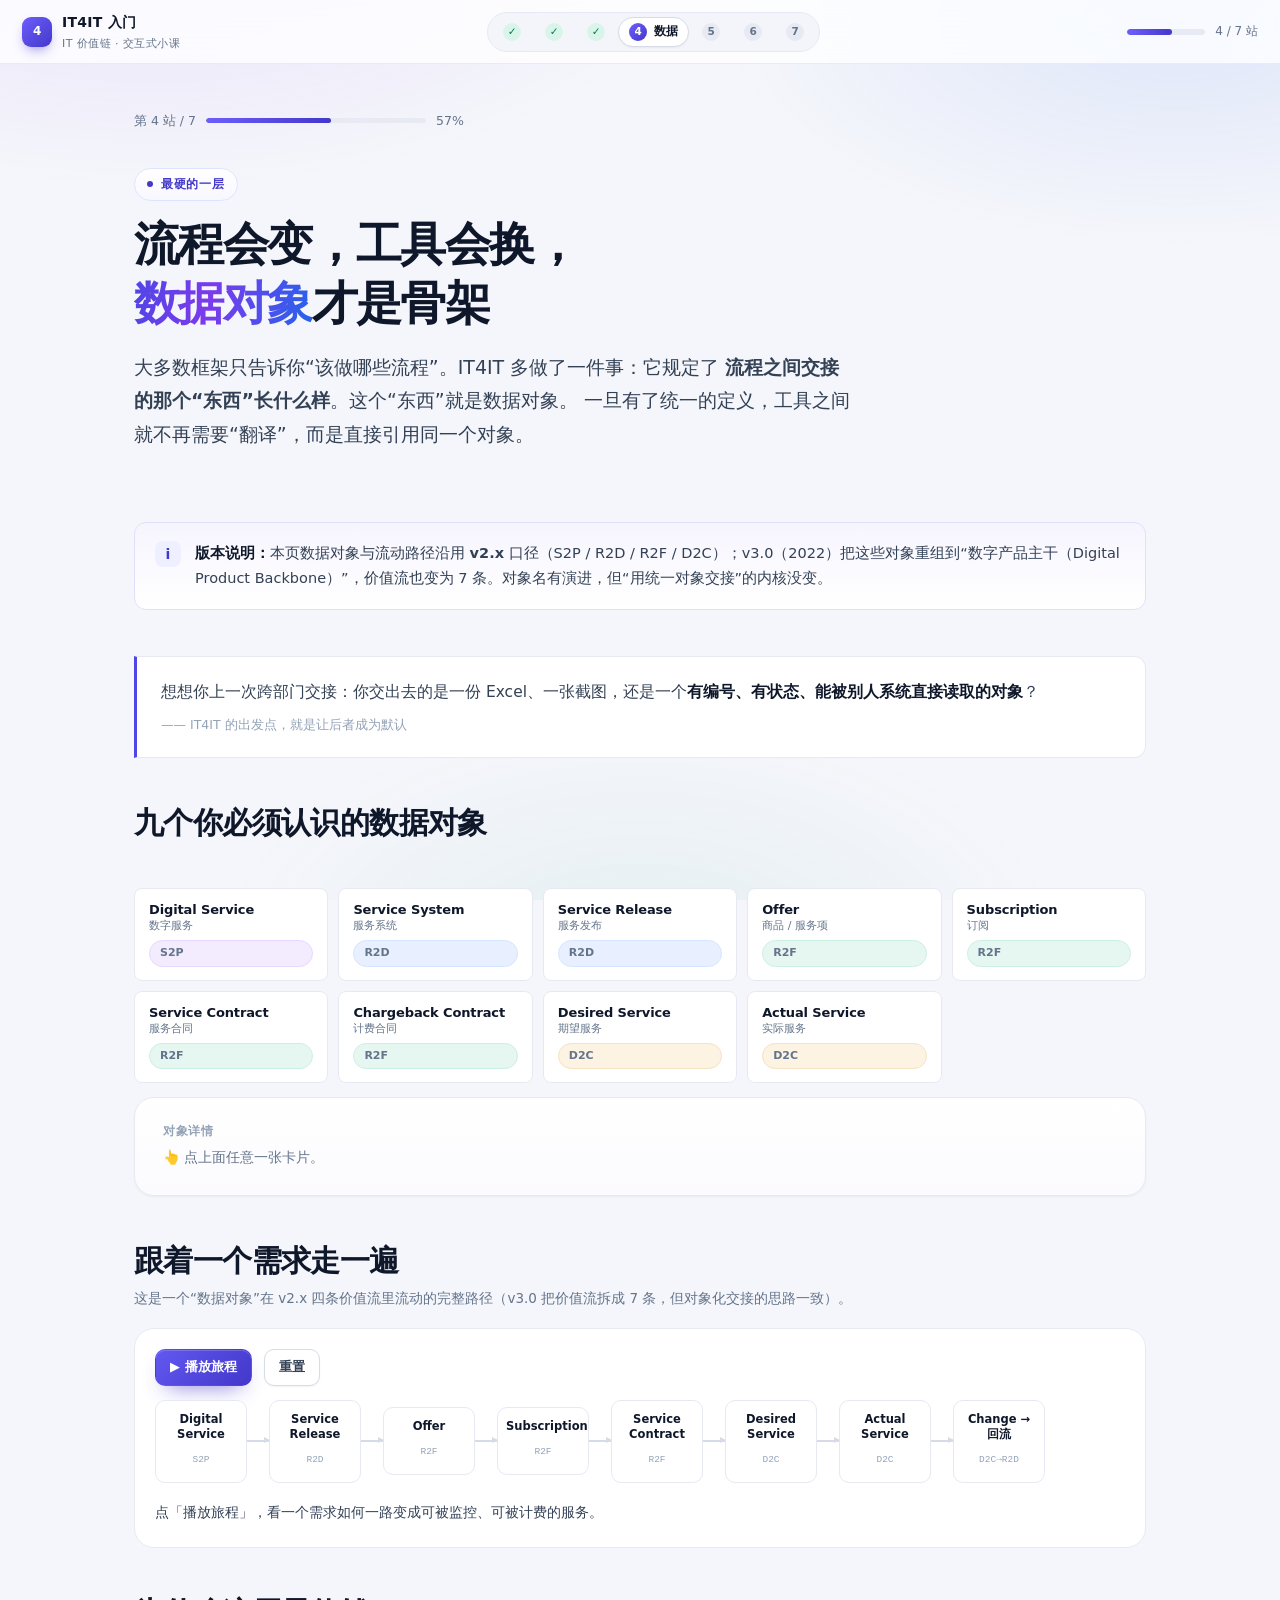
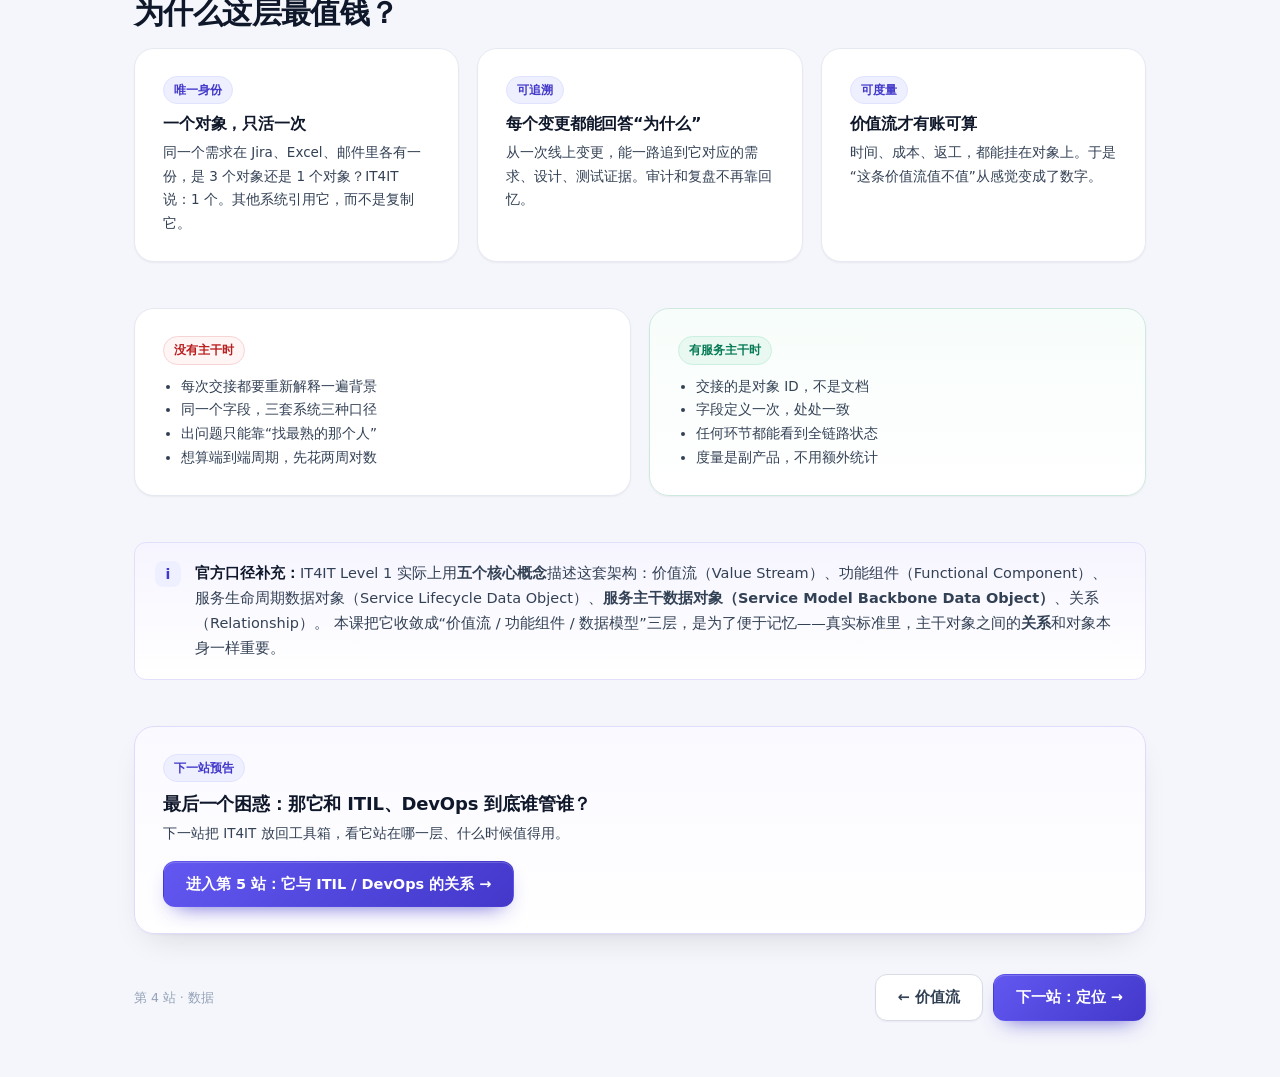
<file: 4-data-model.html>
<!doctype html>
<html lang="zh-CN">
<head>
<meta charset="utf-8">
<meta name="viewport" content="width=device-width, initial-scale=1">
<title>第 4 站 · 让数据成为主角 | IT4IT 入门</title>
<link rel="stylesheet" href="assets/style.css">
</head>
<body data-step="data">

<header class="topbar">
  <a class="brand" href="index.html">
    <span class="brand-mark">4</span>
    <span class="brand-text">IT4IT 入门<small>IT 价值链 · 交互式小课</small></span>
  </a>
  <nav class="stepper" id="stepper" aria-label="学习步骤"></nav>
  <div class="topbar-meta">
    <div class="mini-progress"><i data-progress-bar></i></div>
    <span data-progress-text>0 / 7 站</span>
  </div>
</header>

<main class="page">

  <div class="trail reveal">
    <span>第 4 站 / 7</span>
    <span class="bar"><i data-progress-bar></i></span>
    <span data-progress-pct>0%</span>
  </div>

  <section class="hero">
    <p class="kicker reveal"><span class="dot"></span> 最硬的一层</p>
    <h1 class="reveal">流程会变，工具会换，<br><span class="grad-text">数据对象</span>才是骨架</h1>
    <p class="lead reveal" style="max-width:720px">
      大多数框架只告诉你“该做哪些流程”。IT4IT 多做了一件事：它规定了
      <b>流程之间交接的那个“东西”长什么样</b>。这个“东西”就是数据对象。
      一旦有了统一的定义，工具之间就不再需要“翻译”，而是直接引用同一个对象。
    </p>
  </section>

  <section class="section" style="padding-top:0">
    <div class="callout callout--insight reveal">
      <div class="ico">i</div>
      <div>
        <p><strong>版本说明：</strong>本页数据对象与流动路径沿用 <b>v2.x</b> 口径（S2P / R2D / R2F / D2C）；v3.0（2022）把这些对象重组到“数字产品主干（Digital Product Backbone）”，价值流也变为 7 条。对象名有演进，但“用统一对象交接”的内核没变。</p>
      </div>
    </div>
  </section>

  <section class="section">
    <div class="callout callout--quote reveal">
      想想你上一次跨部门交接：你交出去的是一份 Excel、一张截图，还是一个<strong>有编号、有状态、能被别人系统直接读取的对象</strong>？
      <cite>—— IT4IT 的出发点，就是让后者成为默认</cite>
    </div>
  </section>

  <section class="section">
    <h2 class="reveal">九个你必须认识的数据对象</h2>
    <p class="muted small reveal" style="margin:6px 0 16px">点击卡片，看它的定义和属于哪条价值流。</p>

    <div class="obj-grid reveal">
      <button class="obj" data-obj="digital-service"
        data-title="Digital Service · 数字服务"
        data-desc="S2P 的产出。对一个“值得投资的服务”的概念性定义：它解决什么业务问题、面向谁、边界在哪。它是后面所有设计、构建、上架的源头。">
        <b>Digital Service</b><span>数字服务</span><span class="chip chip--s2p pill">S2P</span>
      </button>
      <button class="obj" data-obj="service-system"
        data-title="Service System · 服务系统"
        data-desc="R2D 的产出。构成这项服务的组件集合：人、流程、应用、基础设施。它回答“这个服务到底由什么拼起来”。">
        <b>Service System</b><span>服务系统</span><span class="chip chip--r2d pill">R2D</span>
      </button>
      <button class="obj" data-obj="service-release"
        data-title="Service Release · 服务发布"
        data-desc="R2D 的交付物。一次可部署、可回滚的具体版本，带着构建包、测试证据、配置项。它是“能上线”的唯一凭证。">
        <b>Service Release</b><span>服务发布</span><span class="chip chip--r2d pill">R2D</span>
      </button>
      <button class="obj" data-obj="offer"
        data-title="Offer · 商品"
        data-desc="R2F 的产出。把服务包装成用户可订阅的“商品”：范围、价格、SLA、审批路径。没有 Offer，服务就只是内部资产，不是可消费的产品。">
        <b>Offer</b><span>商品 / 服务项</span><span class="chip chip--r2f pill">R2F</span>
      </button>
      <button class="obj" data-obj="subscription"
        data-title="Subscription · 订阅"
        data-desc="用户对某个 Offer 的订购关系。它记录“谁、什么时候、订了什么、按什么周期”。订阅是后续履约和计费的依据。">
        <b>Subscription</b><span>订阅</span><span class="chip chip--r2f pill">R2F</span>
      </button>
      <button class="obj" data-obj="service-contract"
        data-title="Service Contract · 服务合同"
        data-desc="IT4IT 里最核心的交接物之一：提供方与消费方之间的正式约定——我提供什么、达到什么标准、你付多少。它是 R2F 的产出，也是 D2C 度量服务水平的依据。">
        <b>Service Contract</b><span>服务合同</span><span class="chip chip--r2f pill">R2F</span>
      </button>
      <button class="obj" data-obj="chargeback"
        data-title="Chargeback Contract · 计费合同"
        data-desc="把成本怎么分摊、按什么口径计费写清楚的对象。它让 IT 从“成本中心”变成“能被核算的服务提供方”。">
        <b>Chargeback Contract</b><span>计费合同</span><span class="chip chip--r2f pill">R2F</span>
      </button>
      <button class="obj" data-obj="desired-service"
        data-title="Desired Service · 期望服务"
        data-desc="按合同“应该达到”的状态：SLA、容量、可用性目标。它是 D2C 的度量基准——没有它，监控就只是一堆数字。">
        <b>Desired Service</b><span>期望服务</span><span class="chip chip--d2c pill">D2C</span>
      </button>
      <button class="obj" data-obj="actual-service"
        data-title="Actual Service · 实际服务"
        data-desc="监控与运维测到的“真实状态”。Desired 与 Actual 之间的差距，就是一切事件、问题、变更的来源。">
        <b>Actual Service</b><span>实际服务</span><span class="chip chip--d2c pill">D2C</span>
      </button>
    </div>

    <div class="card card--pad reveal" style="margin-top:14px;background:linear-gradient(180deg,#fff,#fbfbff)">
      <h4 style="margin-bottom:6px;color:var(--faint);letter-spacing:.06em;font-size:12px">对象详情</h4>
      <div id="obj-detail">
        <p class="small muted" style="margin:0">👆 点上面任意一张卡片。</p>
      </div>
    </div>
  </section>

  <section class="section">
    <h2 class="reveal">跟着一个需求走一遍</h2>
    <p class="muted small reveal" style="margin:6px 0 14px">这是一个“数据对象”在 v2.x 四条价值流里流动的完整路径（v3.0 把价值流拆成 7 条，但对象化交接的思路一致）。</p>

    <div class="flow-stage reveal">
      <div class="btn-row" style="margin-bottom:14px">
        <button class="btn btn-sm btn-primary" id="play-btn">▶ 播放旅程</button>
        <button class="btn btn-sm btn-ghost" id="reset-btn">重置</button>
      </div>

      <div class="flow-track" id="flow-track">
        <div class="flow-node" data-i="0"><b>Digital Service</b><span>S2P</span></div>
        <div class="flow-arrow"></div>
        <div class="flow-node" data-i="1"><b>Service Release</b><span>R2D</span></div>
        <div class="flow-arrow"></div>
        <div class="flow-node" data-i="2"><b>Offer</b><span>R2F</span></div>
        <div class="flow-arrow"></div>
        <div class="flow-node" data-i="3"><b>Subscription</b><span>R2F</span></div>
        <div class="flow-arrow"></div>
        <div class="flow-node" data-i="4"><b>Service Contract</b><span>R2F</span></div>
        <div class="flow-arrow"></div>
        <div class="flow-node" data-i="5"><b>Desired Service</b><span>D2C</span></div>
        <div class="flow-arrow"></div>
        <div class="flow-node" data-i="6"><b>Actual Service</b><span>D2C</span></div>
        <div class="flow-arrow"></div>
        <div class="flow-node" data-i="7"><b>Change → 回流</b><span>D2C→R2D</span></div>
      </div>

      <p class="flow-hint">← 左右滑动查看完整路径 →</p>
      <p class="flow-note" id="flow-note">点「播放旅程」，看一个需求如何一路变成可被监控、可被计费的服务。</p>
    </div>
  </section>

  <section class="section">
    <h2 class="reveal">为什么这层最值钱？</h2>
    <div class="grid-3 reveal" style="margin-top:16px">
      <div class="card card--pad card-hover">
        <div class="chip chip--brand" style="margin-bottom:10px">唯一身份</div>
        <h3 style="font-size:16px">一个对象，只活一次</h3>
        <p class="small" style="margin:6px 0 0">同一个需求在 Jira、Excel、邮件里各有一份，是 3 个对象还是 1 个对象？IT4IT 说：1 个。其他系统引用它，而不是复制它。</p>
      </div>
      <div class="card card--pad card-hover">
        <div class="chip chip--brand" style="margin-bottom:10px">可追溯</div>
        <h3 style="font-size:16px">每个变更都能回答“为什么”</h3>
        <p class="small" style="margin:6px 0 0">从一次线上变更，能一路追到它对应的需求、设计、测试证据。审计和复盘不再靠回忆。</p>
      </div>
      <div class="card card--pad card-hover">
        <div class="chip chip--brand" style="margin-bottom:10px">可度量</div>
        <h3 style="font-size:16px">价值流才有账可算</h3>
        <p class="small" style="margin:6px 0 0">时间、成本、返工，都能挂在对象上。于是“这条价值流值不值”从感觉变成了数字。</p>
      </div>
    </div>
  </section>

  <section class="section">
    <div class="grid-2 reveal">
      <div class="card card--pad">
        <div class="chip" style="margin-bottom:10px;color:#b91c1c;background:#fff5f5;border-color:#f7d4d4">没有主干时</div>
        <ul class="small" style="margin:0;padding-left:18px;color:var(--ink-2)">
          <li>每次交接都要重新解释一遍背景</li>
          <li>同一个字段，三套系统三种口径</li>
          <li>出问题只能靠“找最熟的那个人”</li>
          <li>想算端到端周期，先花两周对数</li>
        </ul>
      </div>
      <div class="card card--pad" style="border-color:#cfe8dd;background:linear-gradient(180deg,#f7fdfa,#fff)">
        <div class="chip chip--ok" style="margin-bottom:10px">有服务主干时</div>
        <ul class="small" style="margin:0;padding-left:18px;color:var(--ink-2)">
          <li>交接的是对象 ID，不是文档</li>
          <li>字段定义一次，处处一致</li>
          <li>任何环节都能看到全链路状态</li>
          <li>度量是副产品，不用额外统计</li>
        </ul>
      </div>
    </div>
  </section>

  <section class="section">
    <div class="callout callout--insight reveal">
      <div class="ico">i</div>
      <div>
        <p><strong>官方口径补充：</strong>IT4IT Level 1 实际上用<b>五个核心概念</b>描述这套架构：价值流（Value Stream）、功能组件（Functional Component）、
        服务生命周期数据对象（Service Lifecycle Data Object）、<b>服务主干数据对象（Service Model Backbone Data Object）</b>、关系（Relationship）。
        本课把它收敛成“价值流 / 功能组件 / 数据模型”三层，是为了便于记忆——真实标准里，主干对象之间的<b>关系</b>和对象本身一样重要。</p>
      </div>
    </div>
  </section>

  <section class="section">
    <div class="card card--pad card--lift reveal" style="border-color:#dedbfb;background:linear-gradient(180deg,#faf9ff,#fff)">
      <div class="chip chip--brand" style="margin-bottom:10px">下一站预告</div>
      <h3 style="margin-bottom:6px">最后一个困惑：那它和 ITIL、DevOps 到底谁管谁？</h3>
      <p class="small" style="margin:0 0 16px">下一站把 IT4IT 放回工具箱，看它站在哪一层、什么时候值得用。</p>
      <a class="btn btn-primary" href="5-relations.html">进入第 5 站：它与 ITIL / DevOps 的关系 →</a>
    </div>
  </section>

</main>

<footer class="page-footer">
  <span class="hint">第 4 站 · 数据</span>
  <div class="nav-links" id="footer-nav"></div>
</footer>

<script src="assets/app.js"></script>
<script>
  (function () {
    var notes = [
      "① 立项：业务提出“客户自助改地址”。S2P 判断它值得投资，产出一个 <b>Digital Service</b> 的定义。",
      "② 交付：R2D 设计、开发、测试、部署，交出带版本、可回滚的 <b>Service Release</b>。",
      "③ 上架：R2F 把它包装成可订阅的 <b>Offer</b>——范围、价格、SLA 一次说清。",
      "④ 订阅：员工在门户自助申请，形成 <b>Subscription</b>，审批自动流转。",
      "⑤ 合同：开通完成，<b>Service Contract</b> 生效——IT 承诺什么、业务付多少，写进对象里。",
      "⑥ 期望：合同里的 SLA 被翻译成 <b>Desired Service</b>，成为监控的基准线。",
      "⑦ 实际：监控持续采集 <b>Actual Service</b>，与期望值一比，差距就是问题。",
      "⑧ 回流：差距触发变更或新需求，回到 R2D——v2.x 四条价值流在这里闭合成环。"
    ];
    var nodes = Array.prototype.slice.call(document.querySelectorAll(".flow-node"));
    var arrows = Array.prototype.slice.call(document.querySelectorAll(".flow-arrow"));
    var note = document.getElementById("flow-note");
    var timer = null;

    function clear() {
      if (timer) { clearInterval(timer); timer = null; }
      nodes.forEach(function (n) { n.classList.remove("is-on", "is-past"); });
      arrows.forEach(function (a) { a.classList.remove("is-on"); });
    }

    function go(i) {
      nodes.forEach(function (n, j) {
        n.classList.toggle("is-on", j === i);
        n.classList.toggle("is-past", j < i);
      });
      arrows.forEach(function (a, j) { a.classList.toggle("is-on", j < i); });
      note.innerHTML = notes[i];
    }

    var i = 0;
    document.getElementById("play-btn").addEventListener("click", function () {
      clear();
      i = 0; go(0);
      timer = setInterval(function () {
        i++;
        if (i >= notes.length) { clearInterval(timer); timer = null; return; }
        go(i);
      }, 1700);
    });
    document.getElementById("reset-btn").addEventListener("click", function () {
      clear();
      note.innerHTML = "点「播放旅程」，看一个需求如何一路变成可被监控、可被计费的服务。";
    });
    nodes.forEach(function (n) {
      n.addEventListener("click", function () {
        if (timer) { clearInterval(timer); timer = null; }
        go(parseInt(n.getAttribute("data-i"), 10));
      });
    });
  })();
</script>
</body>
</html>
</file>
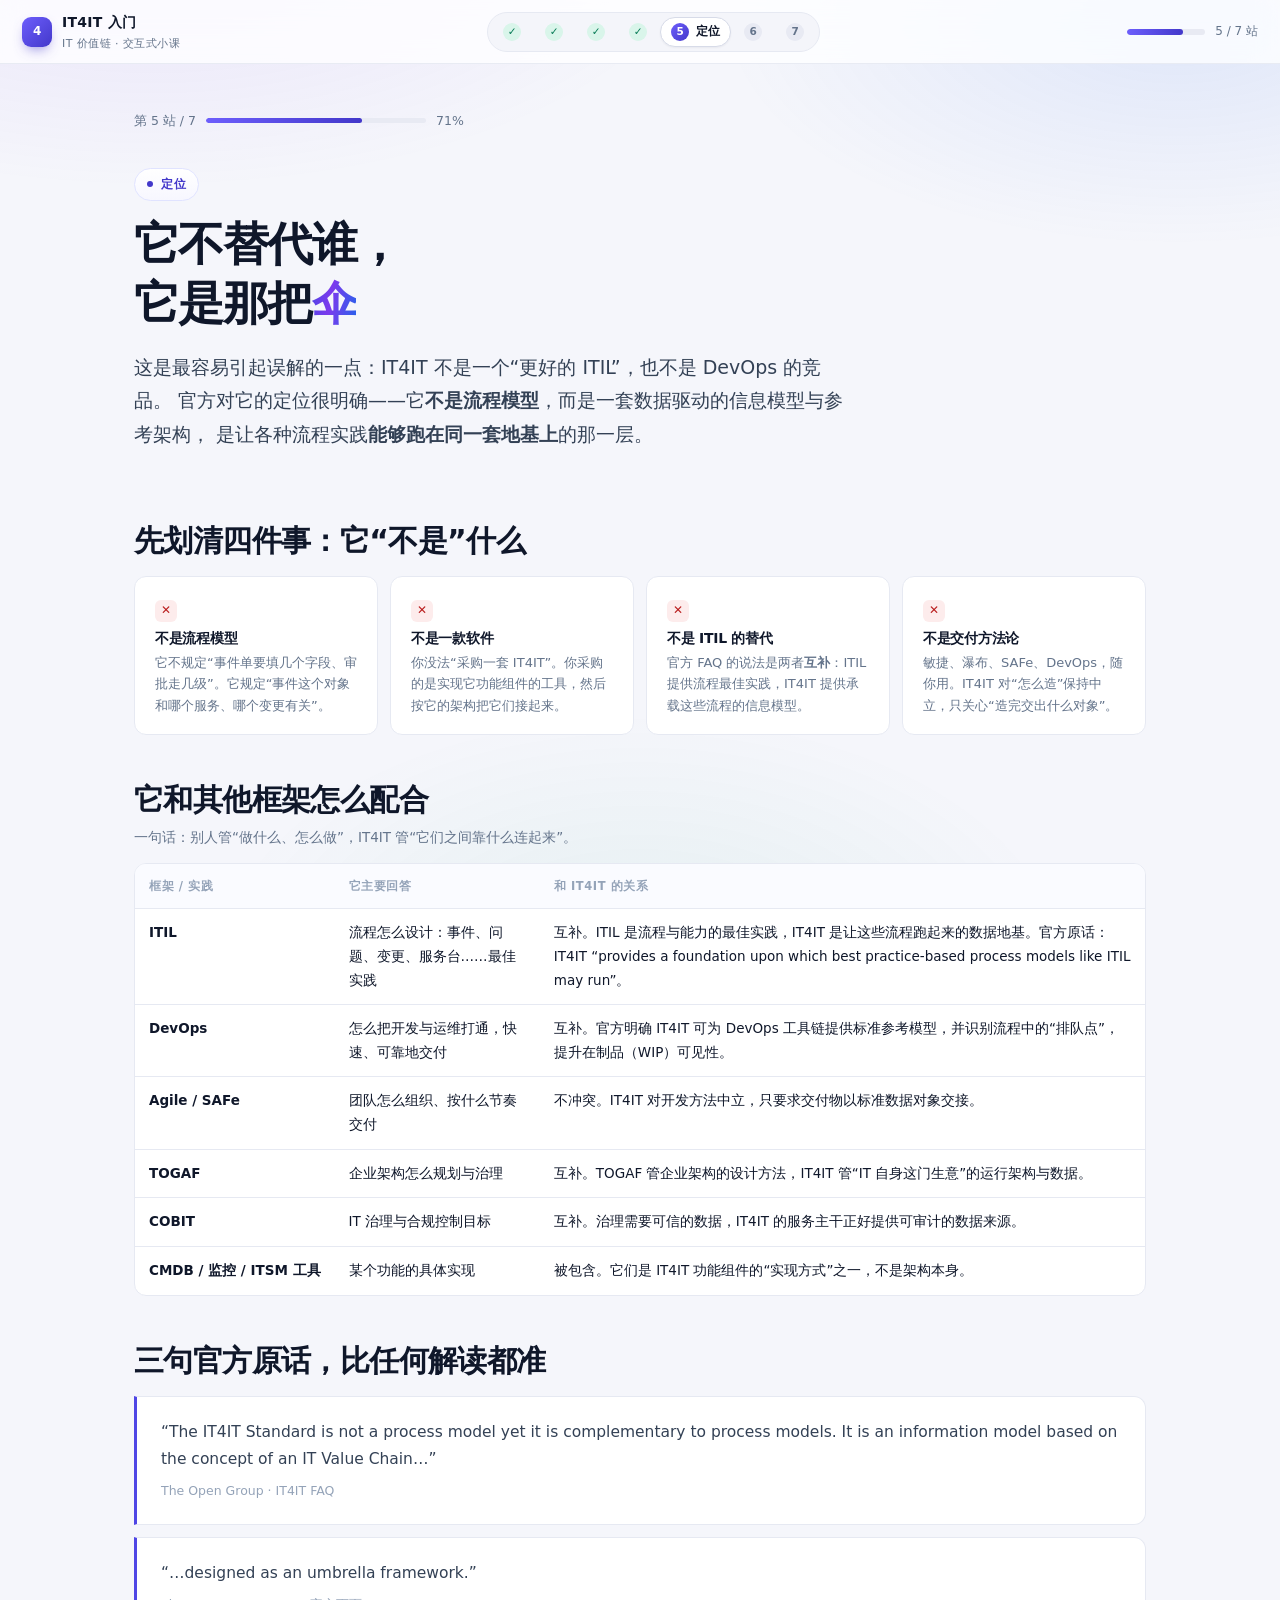
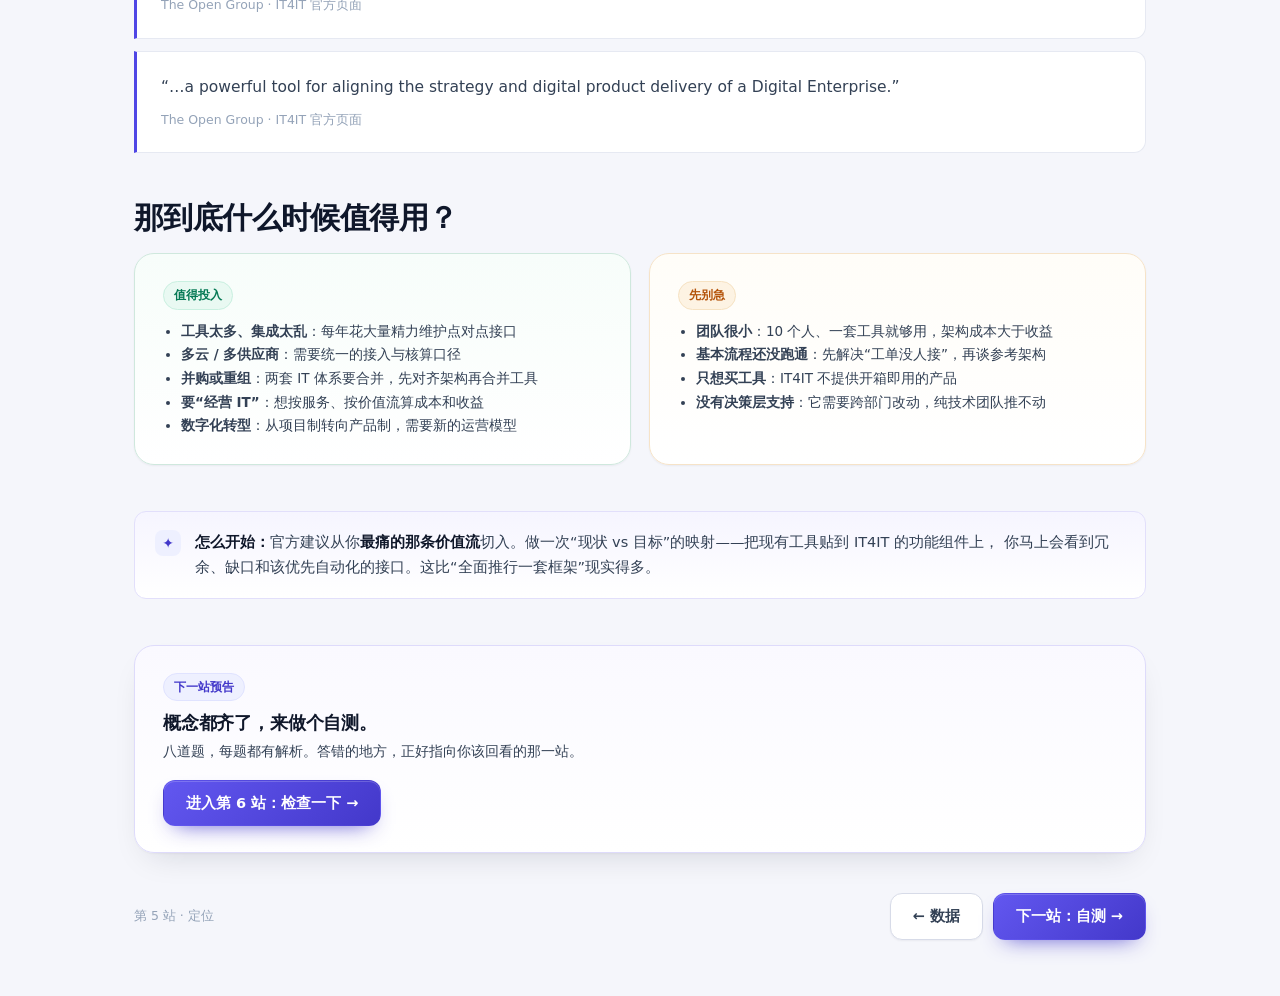
<file: 5-relations.html>
<!doctype html>
<html lang="zh-CN">
<head>
<meta charset="utf-8">
<meta name="viewport" content="width=device-width, initial-scale=1">
<title>第 5 站 · 它与 ITIL / DevOps 的关系 | IT4IT 入门</title>
<link rel="stylesheet" href="assets/style.css">
</head>
<body data-step="relations">

<header class="topbar">
  <a class="brand" href="index.html">
    <span class="brand-mark">4</span>
    <span class="brand-text">IT4IT 入门<small>IT 价值链 · 交互式小课</small></span>
  </a>
  <nav class="stepper" id="stepper" aria-label="学习步骤"></nav>
  <div class="topbar-meta">
    <div class="mini-progress"><i data-progress-bar></i></div>
    <span data-progress-text>0 / 7 站</span>
  </div>
</header>

<main class="page">

  <div class="trail reveal">
    <span>第 5 站 / 7</span>
    <span class="bar"><i data-progress-bar></i></span>
    <span data-progress-pct>0%</span>
  </div>

  <section class="hero">
    <p class="kicker reveal"><span class="dot"></span> 定位</p>
    <h1 class="reveal">它不替代谁，<br>它是那把<span class="grad-text">伞</span></h1>
    <p class="lead reveal" style="max-width:720px">
      这是最容易引起误解的一点：IT4IT 不是一个“更好的 ITIL”，也不是 DevOps 的竞品。
      官方对它的定位很明确——它<strong>不是流程模型</strong>，而是一套数据驱动的信息模型与参考架构，
      是让各种流程实践<b>能够跑在同一套地基上</b>的那一层。
    </p>
  </section>

  <section class="section">
    <h2 class="reveal">先划清四件事：它“不是”什么</h2>
    <div class="not-list reveal" style="margin-top:16px">
      <div class="not-card">
        <span class="x">✕</span>
        <h4>不是流程模型</h4>
        <p>它不规定“事件单要填几个字段、审批走几级”。它规定“事件这个对象和哪个服务、哪个变更有关”。</p>
      </div>
      <div class="not-card">
        <span class="x">✕</span>
        <h4>不是一款软件</h4>
        <p>你没法“采购一套 IT4IT”。你采购的是实现它功能组件的工具，然后按它的架构把它们接起来。</p>
      </div>
      <div class="not-card">
        <span class="x">✕</span>
        <h4>不是 ITIL 的替代</h4>
        <p>官方 FAQ 的说法是两者<b>互补</b>：ITIL 提供流程最佳实践，IT4IT 提供承载这些流程的信息模型。</p>
      </div>
      <div class="not-card">
        <span class="x">✕</span>
        <h4>不是交付方法论</h4>
        <p>敏捷、瀑布、SAFe、DevOps，随你用。IT4IT 对“怎么造”保持中立，只关心“造完交出什么对象”。</p>
      </div>
    </div>
  </section>

  <section class="section">
    <h2 class="reveal">它和其他框架怎么配合</h2>
    <p class="muted small reveal" style="margin:6px 0 14px">一句话：别人管“做什么、怎么做”，IT4IT 管“它们之间靠什么连起来”。</p>

    <div class="table-wrap reveal">
      <table class="tbl">
        <thead>
          <tr><th>框架 / 实践</th><th>它主要回答</th><th>和 IT4IT 的关系</th></tr>
        </thead>
        <tbody>
          <tr>
            <td>ITIL</td>
            <td>流程怎么设计：事件、问题、变更、服务台……最佳实践</td>
            <td>互补。ITIL 是流程与能力的最佳实践，IT4IT 是让这些流程跑起来的数据地基。官方原话：IT4IT “provides a foundation upon which best practice-based process models like ITIL may run”。</td>
          </tr>
          <tr>
            <td>DevOps</td>
            <td>怎么把开发与运维打通，快速、可靠地交付</td>
            <td>互补。官方明确 IT4IT 可为 DevOps 工具链提供标准参考模型，并识别流程中的“排队点”，提升在制品（WIP）可见性。</td>
          </tr>
          <tr>
            <td>Agile / SAFe</td>
            <td>团队怎么组织、按什么节奏交付</td>
            <td>不冲突。IT4IT 对开发方法中立，只要求交付物以标准数据对象交接。</td>
          </tr>
          <tr>
            <td>TOGAF</td>
            <td>企业架构怎么规划与治理</td>
            <td>互补。TOGAF 管企业架构的设计方法，IT4IT 管“IT 自身这门生意”的运行架构与数据。</td>
          </tr>
          <tr>
            <td>COBIT</td>
            <td>IT 治理与合规控制目标</td>
            <td>互补。治理需要可信的数据，IT4IT 的服务主干正好提供可审计的数据来源。</td>
          </tr>
          <tr>
            <td>CMDB / 监控 / ITSM 工具</td>
            <td>某个功能的具体实现</td>
            <td>被包含。它们是 IT4IT 功能组件的“实现方式”之一，不是架构本身。</td>
          </tr>
        </tbody>
      </table>
    </div>
  </section>

  <section class="section">
    <h2 class="reveal">三句官方原话，比任何解读都准</h2>
    <div class="grid" style="margin-top:16px;gap:12px">
      <div class="callout callout--quote reveal">
        “The IT4IT Standard is not a process model yet it is complementary to process models. It is an information model based on the concept of an IT Value Chain…”
        <cite>The Open Group · IT4IT FAQ</cite>
      </div>
      <div class="callout callout--quote reveal">
        “…designed as an umbrella framework.”
        <cite>The Open Group · IT4IT 官方页面</cite>
      </div>
      <div class="callout callout--quote reveal">
        “…a powerful tool for aligning the strategy and digital product delivery of a Digital Enterprise.”
        <cite>The Open Group · IT4IT 官方页面</cite>
      </div>
    </div>
  </section>

  <section class="section">
    <h2 class="reveal">那到底什么时候值得用？</h2>
    <div class="grid-2 reveal" style="margin-top:16px">
      <div class="card card--pad" style="border-color:#cfe8dd;background:linear-gradient(180deg,#f7fdfa,#fff)">
        <div class="chip chip--ok" style="margin-bottom:10px">值得投入</div>
        <ul class="small" style="margin:0;padding-left:18px;color:var(--ink-2)">
          <li><b>工具太多、集成太乱</b>：每年花大量精力维护点对点接口</li>
          <li><b>多云 / 多供应商</b>：需要统一的接入与核算口径</li>
          <li><b>并购或重组</b>：两套 IT 体系要合并，先对齐架构再合并工具</li>
          <li><b>要“经营 IT”</b>：想按服务、按价值流算成本和收益</li>
          <li><b>数字化转型</b>：从项目制转向产品制，需要新的运营模型</li>
        </ul>
      </div>
      <div class="card card--pad" style="border-color:#f6e3c8;background:linear-gradient(180deg,#fffdf8,#fff)">
        <div class="chip" style="margin-bottom:10px;color:var(--warn);background:#fdf3e3;border-color:#f6e2c2">先别急</div>
        <ul class="small" style="margin:0;padding-left:18px;color:var(--ink-2)">
          <li><b>团队很小</b>：10 个人、一套工具就够用，架构成本大于收益</li>
          <li><b>基本流程还没跑通</b>：先解决“工单没人接”，再谈参考架构</li>
          <li><b>只想买工具</b>：IT4IT 不提供开箱即用的产品</li>
          <li><b>没有决策层支持</b>：它需要跨部门改动，纯技术团队推不动</li>
        </ul>
      </div>
    </div>
  </section>

  <section class="section">
    <div class="callout callout--insight reveal">
      <div class="ico">✦</div>
      <div>
        <p><strong>怎么开始：</strong>官方建议从你<strong>最痛的那条价值流</strong>切入。做一次“现状 vs 目标”的映射——把现有工具贴到 IT4IT 的功能组件上，
        你马上会看到冗余、缺口和该优先自动化的接口。这比“全面推行一套框架”现实得多。</p>
      </div>
    </div>
  </section>

  <section class="section">
    <div class="card card--pad card--lift reveal" style="border-color:#dedbfb;background:linear-gradient(180deg,#faf9ff,#fff)">
      <div class="chip chip--brand" style="margin-bottom:10px">下一站预告</div>
      <h3 style="margin-bottom:6px">概念都齐了，来做个自测。</h3>
      <p class="small" style="margin:0 0 16px">八道题，每题都有解析。答错的地方，正好指向你该回看的那一站。</p>
      <a class="btn btn-primary" href="6-quiz.html">进入第 6 站：检查一下 →</a>
    </div>
  </section>

</main>

<footer class="page-footer">
  <span class="hint">第 5 站 · 定位</span>
  <div class="nav-links" id="footer-nav"></div>
</footer>

<script src="assets/app.js"></script>
</body>
</html>
</file>
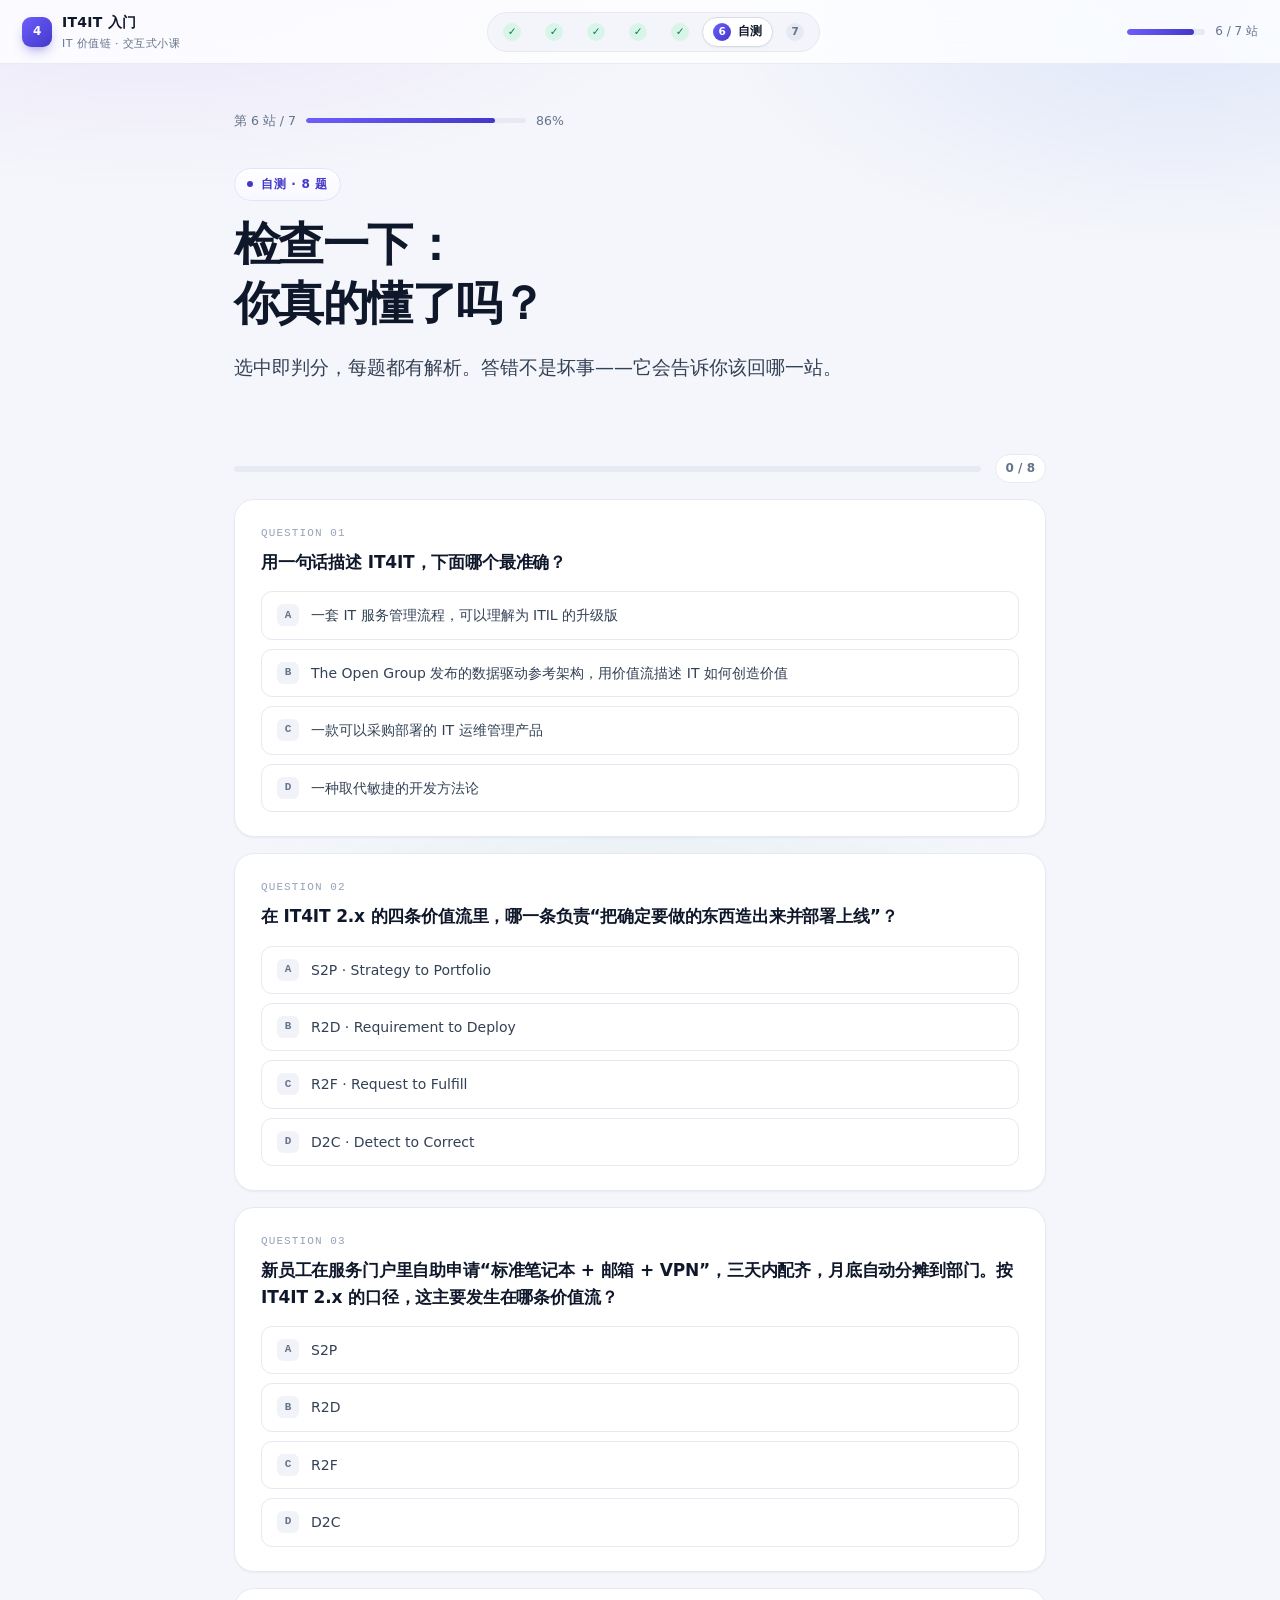
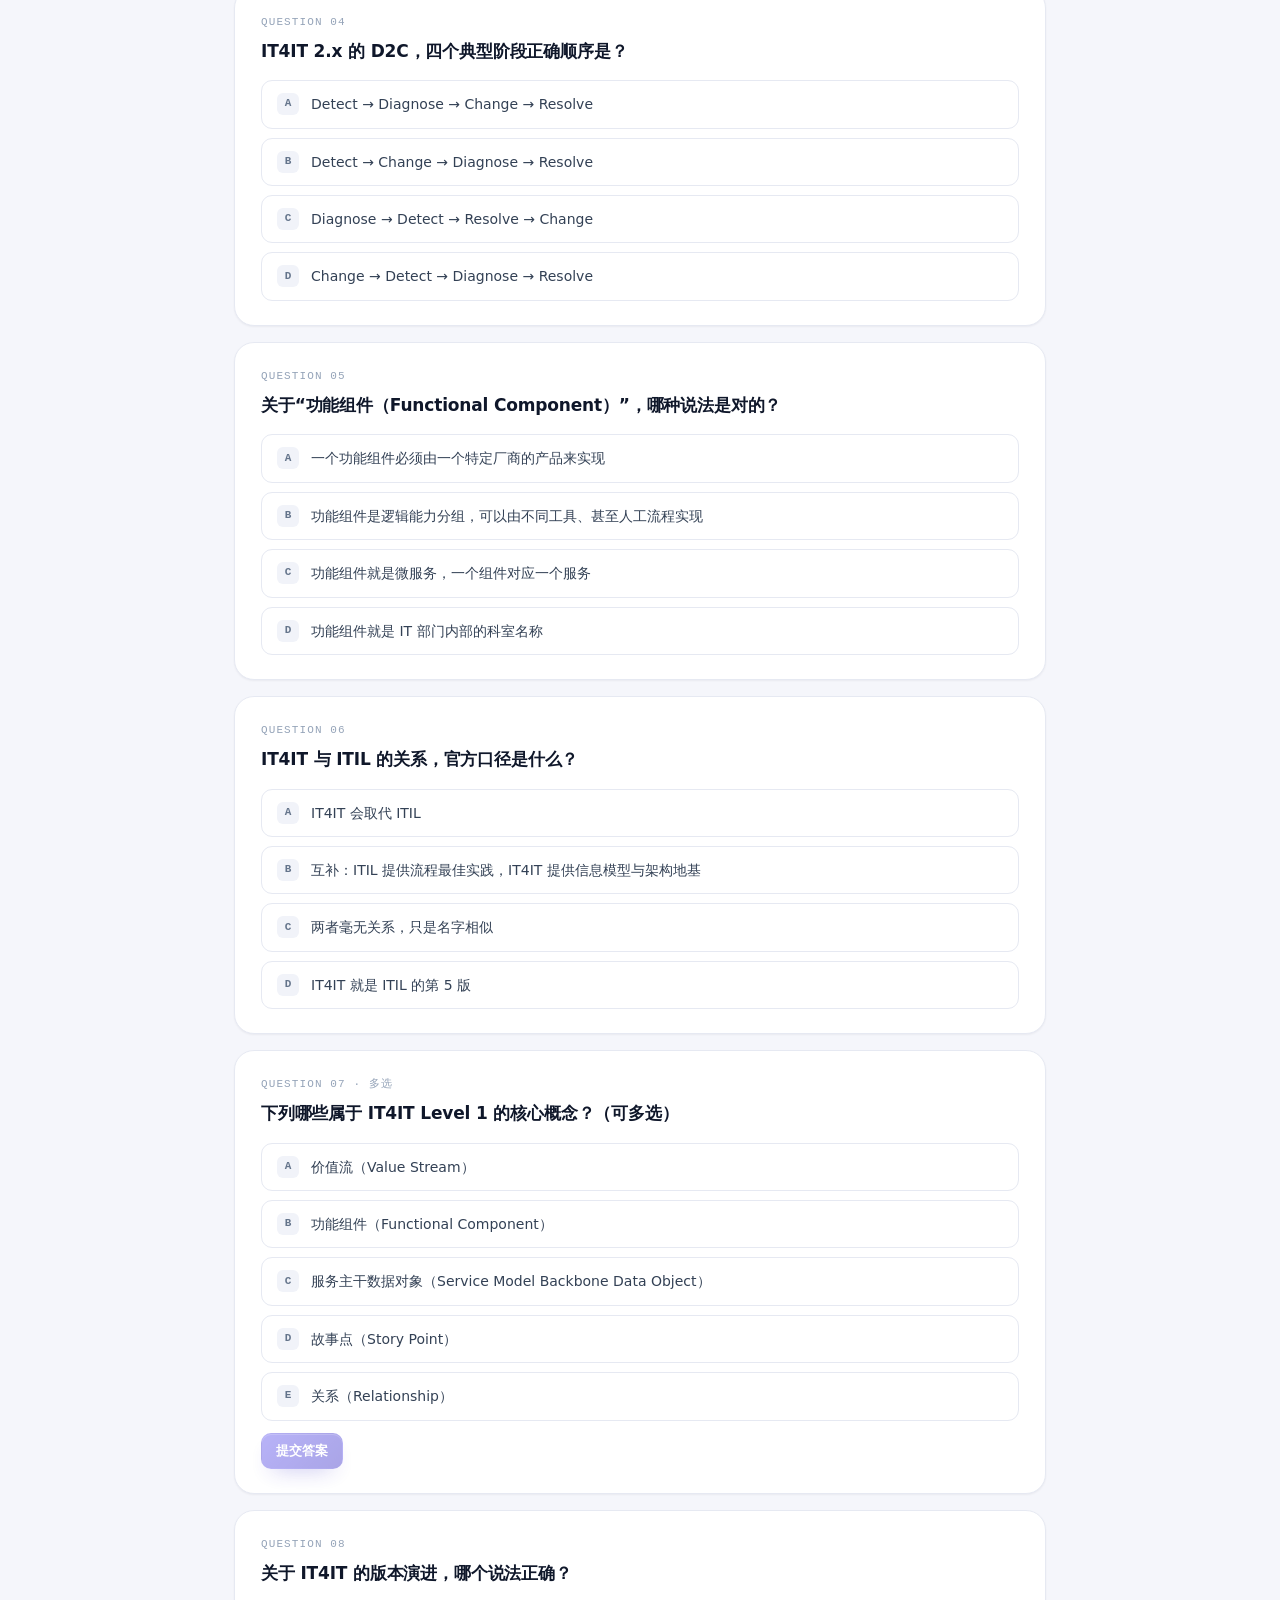
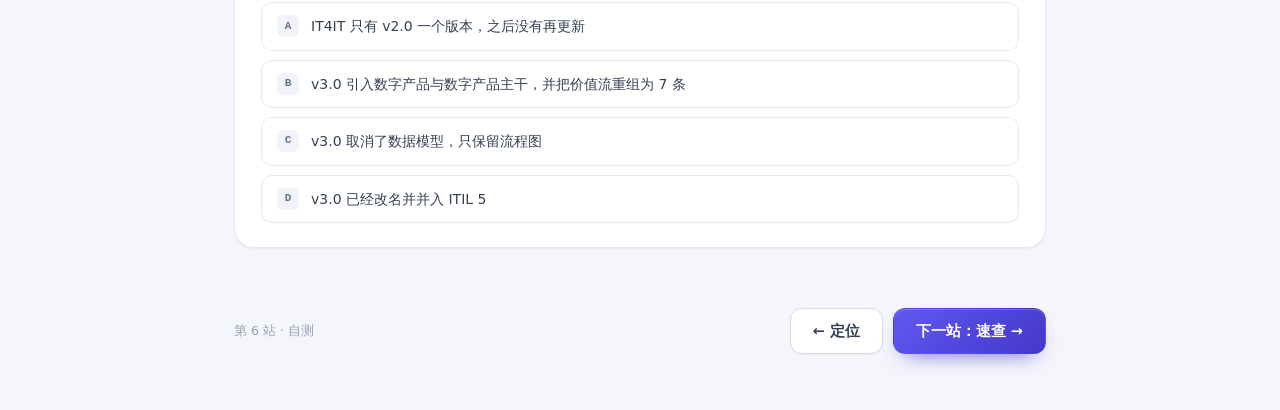
<file: 6-quiz.html>
<!doctype html>
<html lang="zh-CN">
<head>
<meta charset="utf-8">
<meta name="viewport" content="width=device-width, initial-scale=1">
<title>第 6 站 · 检查一下：你真的懂了吗 | IT4IT 入门</title>
<link rel="stylesheet" href="assets/style.css">
</head>
<body data-step="quiz">

<header class="topbar">
  <a class="brand" href="index.html">
    <span class="brand-mark">4</span>
    <span class="brand-text">IT4IT 入门<small>IT 价值链 · 交互式小课</small></span>
  </a>
  <nav class="stepper" id="stepper" aria-label="学习步骤"></nav>
  <div class="topbar-meta">
    <div class="mini-progress"><i data-progress-bar></i></div>
    <span data-progress-text>0 / 7 站</span>
  </div>
</header>

<main class="page page--narrow">

  <div class="trail reveal">
    <span>第 6 站 / 7</span>
    <span class="bar"><i data-progress-bar></i></span>
    <span data-progress-pct>0%</span>
  </div>

  <section class="hero reveal">
    <p class="kicker"><span class="dot"></span> 自测 · 8 题</p>
    <h1>检查一下：<br>你真的懂了吗？</h1>
    <p class="lead" style="margin-top:12px">选中即判分，每题都有解析。答错不是坏事——它会告诉你该回哪一站。</p>
  </section>

  <section class="section">
    <div class="quiz-top reveal" style="margin-bottom:16px">
      <div class="quiz-progress"><i id="quiz-bar"></i></div>
      <span class="chip" id="quiz-count">0 / 8</span>
    </div>

    <div id="quiz">

      <!-- Q1 -->
      <div class="card q reveal" data-answer="b"
        data-explain-ok="对。官方 FAQ 说得很清楚：IT4IT 不是一个流程模型，而是基于 IT 价值链概念的信息模型 + 参考架构。"
        data-explain-no="正确答案是 B。IT4IT 由 The Open Group 发布，本质是<b>数据驱动的参考架构</b>；官方明确说它不是流程模型。回看 <a href=&quot;2-value-chain.html&quot;>第 2 站</a>。">
        <div class="qn">QUESTION 01</div>
        <h3>用一句话描述 IT4IT，下面哪个最准确？</h3>
        <div class="opts">
          <button class="opt" data-key="a"><span class="k">A</span><span>一套 IT 服务管理流程，可以理解为 ITIL 的升级版</span></button>
          <button class="opt" data-key="b"><span class="k">B</span><span>The Open Group 发布的数据驱动参考架构，用价值流描述 IT 如何创造价值</span></button>
          <button class="opt" data-key="c"><span class="k">C</span><span>一款可以采购部署的 IT 运维管理产品</span></button>
          <button class="opt" data-key="d"><span class="k">D</span><span>一种取代敏捷的开发方法论</span></button>
        </div>
        <div class="feedback"></div>
      </div>

      <!-- Q2 -->
      <div class="card q reveal" data-answer="b"
        data-explain-ok="对。R2D（Requirement to Deploy）就是“需求到部署”，负责把确定要做的东西设计、开发、测试、部署出来。这是 v2.x 口径；v3.0 把这段拆成 Explore（需求/设计）、Integrate（构建）和 Deploy（部署）。"
        data-explain-no="正确答案是 B。R2D = Requirement to Deploy，需求到部署（v2.x 口径）。回看 <a href=&quot;3-value-streams.html&quot;>第 3 站</a>。">
        <div class="qn">QUESTION 02</div>
        <h3>在 IT4IT 2.x 的四条价值流里，哪一条负责“把确定要做的东西造出来并部署上线”？</h3>
        <div class="opts">
          <button class="opt" data-key="a"><span class="k">A</span><span>S2P · Strategy to Portfolio</span></button>
          <button class="opt" data-key="b"><span class="k">B</span><span>R2D · Requirement to Deploy</span></button>
          <button class="opt" data-key="c"><span class="k">C</span><span>R2F · Request to Fulfill</span></button>
          <button class="opt" data-key="d"><span class="k">D</span><span>D2C · Detect to Correct</span></button>
        </div>
        <div class="feedback"></div>
      </div>

      <!-- Q3 -->
      <div class="card q reveal" data-answer="c"
        data-explain-ok="对。自助申请、审批、开通、计费属于 R2F（请求到履约），它把 IT 变成“服务经纪商”。这是 v2.x 口径；v3.0 对应 Release（发布 Offer）+ Consume（下单/履约）。"
        data-explain-no="正确答案是 C。R2F 管服务目录、订阅、履约、计费（v2.x 口径）；v3.0 对应 Release + Consume。回看 <a href=&quot;3-value-streams.html&quot;>第 3 站</a>。">
        <div class="qn">QUESTION 03</div>
        <h3>新员工在服务门户里自助申请“标准笔记本 + 邮箱 + VPN”，三天内配齐，月底自动分摊到部门。按 IT4IT 2.x 的口径，这主要发生在哪条价值流？</h3>
        <div class="opts">
          <button class="opt" data-key="a"><span class="k">A</span><span>S2P</span></button>
          <button class="opt" data-key="b"><span class="k">B</span><span>R2D</span></button>
          <button class="opt" data-key="c"><span class="k">C</span><span>R2F</span></button>
          <button class="opt" data-key="d"><span class="k">D</span><span>D2C</span></button>
        </div>
        <div class="feedback"></div>
      </div>

      <!-- Q4 -->
      <div class="card q reveal" data-answer="a"
        data-explain-ok="对。D2C 的顺序是 Detect（发现）→ Diagnose（诊断）→ Change（变更）→ Resolve（恢复）；v3.0 把它对应到 Operate。"
        data-explain-no="正确答案是 A。记住这条链：发现偏差 → 定位根因 → 受控修复 → 恢复承诺。回看 <a href=&quot;3-value-streams.html&quot;>第 3 站</a>。">
        <div class="qn">QUESTION 04</div>
        <h3>IT4IT 2.x 的 D2C，四个典型阶段正确顺序是？</h3>
        <div class="opts">
          <button class="opt" data-key="a"><span class="k">A</span><span>Detect → Diagnose → Change → Resolve</span></button>
          <button class="opt" data-key="b"><span class="k">B</span><span>Detect → Change → Diagnose → Resolve</span></button>
          <button class="opt" data-key="c"><span class="k">C</span><span>Diagnose → Detect → Resolve → Change</span></button>
          <button class="opt" data-key="d"><span class="k">D</span><span>Change → Detect → Diagnose → Resolve</span></button>
        </div>
        <div class="feedback"></div>
      </div>

      <!-- Q5 -->
      <div class="card q reveal" data-answer="b"
        data-explain-ok="对。功能组件是逻辑能力分组（比如“服务监控”），具体由哪家工具实现是自由的。这正是 IT4IT 能长期稳定的原因。"
        data-explain-no="正确答案是 B。组件是能力说明书，工具是具体实现。回看 <a href=&quot;2-value-chain.html&quot;>第 2 站</a>。">
        <div class="qn">QUESTION 05</div>
        <h3>关于“功能组件（Functional Component）”，哪种说法是对的？</h3>
        <div class="opts">
          <button class="opt" data-key="a"><span class="k">A</span><span>一个功能组件必须由一个特定厂商的产品来实现</span></button>
          <button class="opt" data-key="b"><span class="k">B</span><span>功能组件是逻辑能力分组，可以由不同工具、甚至人工流程实现</span></button>
          <button class="opt" data-key="c"><span class="k">C</span><span>功能组件就是微服务，一个组件对应一个服务</span></button>
          <button class="opt" data-key="d"><span class="k">D</span><span>功能组件就是 IT 部门内部的科室名称</span></button>
        </div>
        <div class="feedback"></div>
      </div>

      <!-- Q6 -->
      <div class="card q reveal" data-answer="b"
        data-explain-ok="对。官方原话：IT4IT 不是流程模型，但与流程模型互补，是让 ITIL 这类最佳实践得以运行的地基。"
        data-explain-no="正确答案是 B。两者互补，不是替代。回看 <a href=&quot;5-relations.html&quot;>第 5 站</a>。">
        <div class="qn">QUESTION 06</div>
        <h3>IT4IT 与 ITIL 的关系，官方口径是什么？</h3>
        <div class="opts">
          <button class="opt" data-key="a"><span class="k">A</span><span>IT4IT 会取代 ITIL</span></button>
          <button class="opt" data-key="b"><span class="k">B</span><span>互补：ITIL 提供流程最佳实践，IT4IT 提供信息模型与架构地基</span></button>
          <button class="opt" data-key="c"><span class="k">C</span><span>两者毫无关系，只是名字相似</span></button>
          <button class="opt" data-key="d"><span class="k">D</span><span>IT4IT 就是 ITIL 的第 5 版</span></button>
        </div>
        <div class="feedback"></div>
      </div>

      <!-- Q7 多选 -->
      <div class="card q reveal" data-answer="a,b,c,e"
        data-explain-ok="对。价值流、功能组件、服务生命周期数据对象、服务主干数据对象、关系，是 IT4IT Level 1 的五个核心概念。"
        data-explain-no="正确答案是 A、B、C、E。“故事点”是敏捷估算单位，不属于 IT4IT 的核心概念。回看 <a href=&quot;4-data-model.html&quot;>第 4 站</a>。">
        <div class="qn">QUESTION 07 · 多选</div>
        <h3>下列哪些属于 IT4IT Level 1 的核心概念？（可多选）</h3>
        <div class="opts">
          <button class="opt" data-key="a"><span class="k">A</span><span>价值流（Value Stream）</span></button>
          <button class="opt" data-key="b"><span class="k">B</span><span>功能组件（Functional Component）</span></button>
          <button class="opt" data-key="c"><span class="k">C</span><span>服务主干数据对象（Service Model Backbone Data Object）</span></button>
          <button class="opt" data-key="d"><span class="k">D</span><span>故事点（Story Point）</span></button>
          <button class="opt" data-key="e"><span class="k">E</span><span>关系（Relationship）</span></button>
        </div>
        <div class="btn-row" style="margin-top:12px"><button class="btn btn-sm btn-primary js-submit" disabled>提交答案</button></div>
        <div class="feedback"></div>
      </div>

      <!-- Q8 -->
      <div class="card q reveal" data-answer="b"
        data-explain-ok="对。v3.0（2022）引入数字产品（Digital Product）与数字产品主干，并把价值流重组为 7 条（Evaluate / Explore / Integrate / Deploy / Release / Consume / Operate），但内核仍是价值流 + 组件 + 数据对象。"
        data-explain-no="正确答案是 B。v3.0 引入 Digital Product 与 Digital Product Backbone，并把价值流重组为 7 条。回看 <a href=&quot;3-value-streams.html&quot;>第 3 站</a> 的 4 → 7 对照表。">
        <div class="qn">QUESTION 08</div>
        <h3>关于 IT4IT 的版本演进，哪个说法正确？</h3>
        <div class="opts">
          <button class="opt" data-key="a"><span class="k">A</span><span>IT4IT 只有 v2.0 一个版本，之后没有再更新</span></button>
          <button class="opt" data-key="b"><span class="k">B</span><span>v3.0 引入数字产品与数字产品主干，并把价值流重组为 7 条</span></button>
          <button class="opt" data-key="c"><span class="k">C</span><span>v3.0 取消了数据模型，只保留流程图</span></button>
          <button class="opt" data-key="d"><span class="k">D</span><span>v3.0 已经改名并并入 ITIL 5</span></button>
        </div>
        <div class="feedback"></div>
      </div>

    </div>

    <div id="quiz-result" style="margin-top:20px"></div>
  </section>

</main>

<footer class="page-footer page-footer--narrow">
  <span class="hint">第 6 站 · 自测</span>
  <div class="nav-links" id="footer-nav"></div>
</footer>

<script src="assets/app.js"></script>
</body>
</html>
</file>
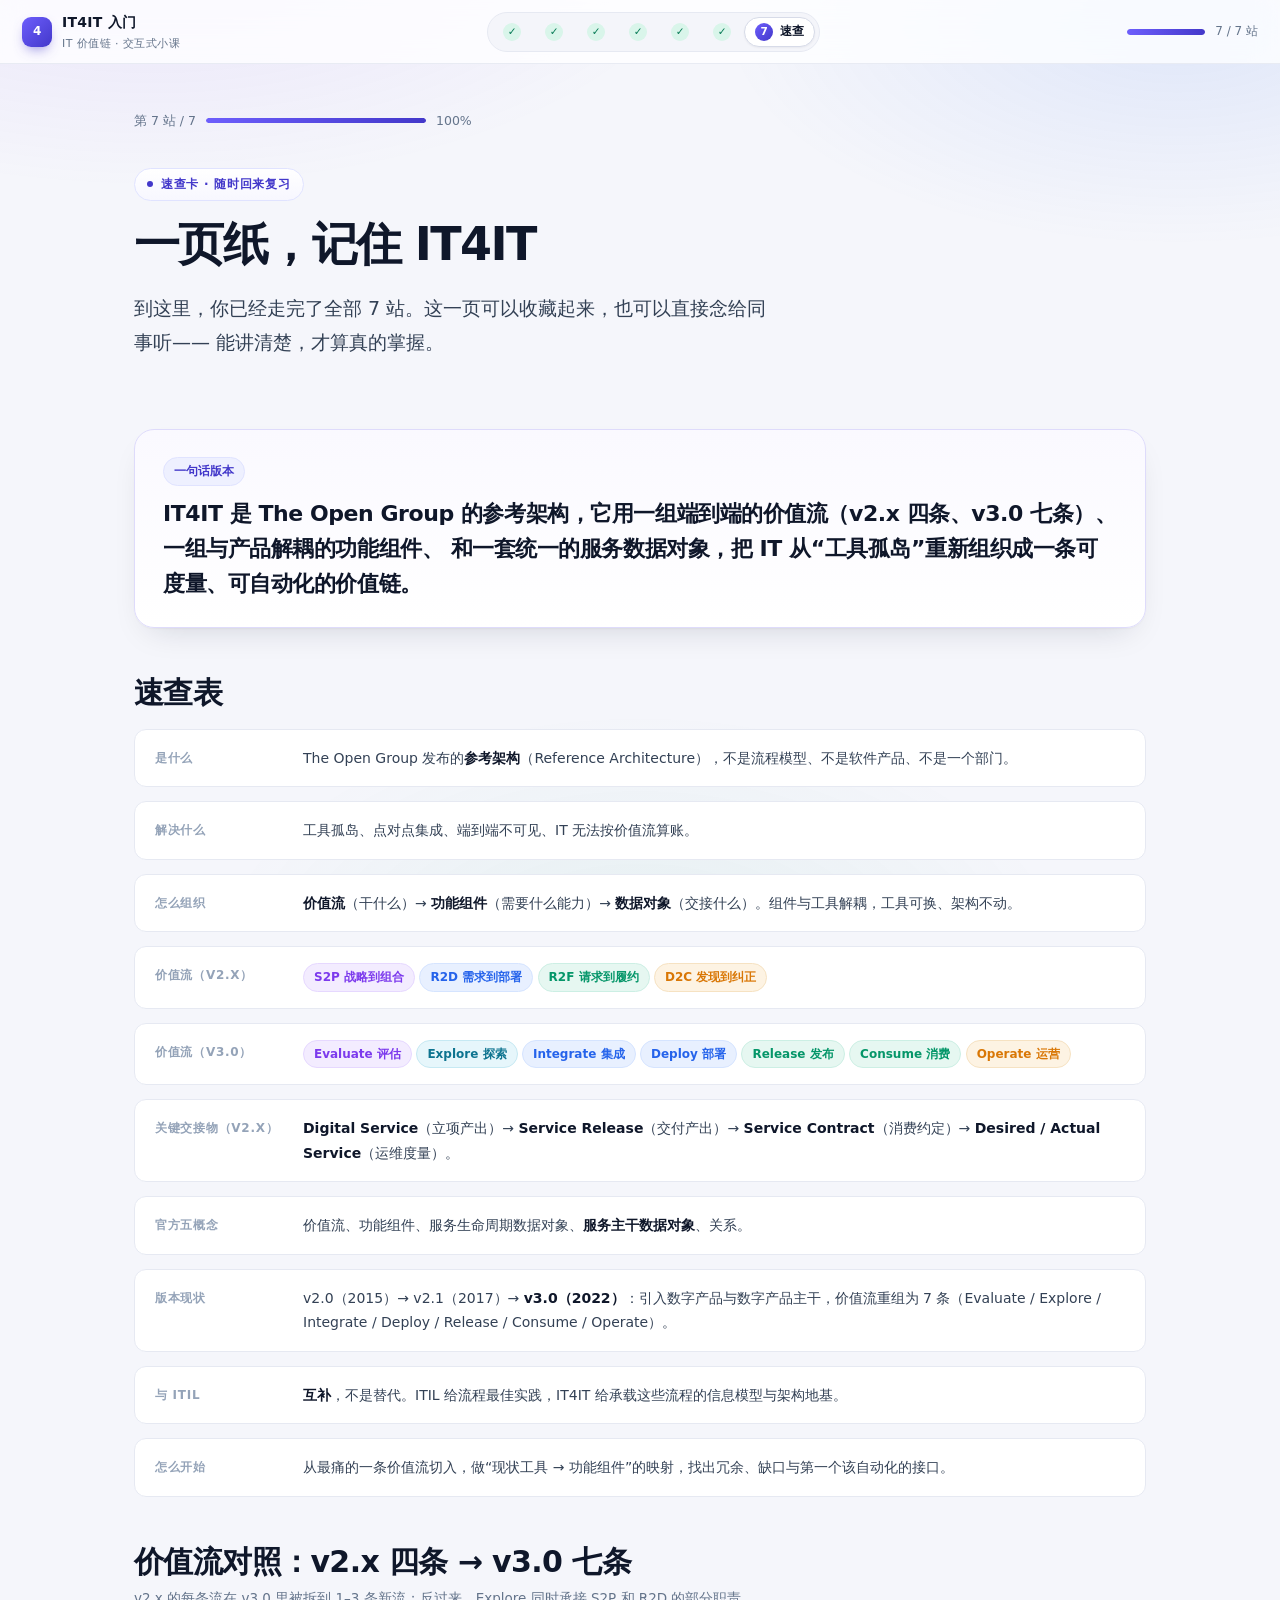
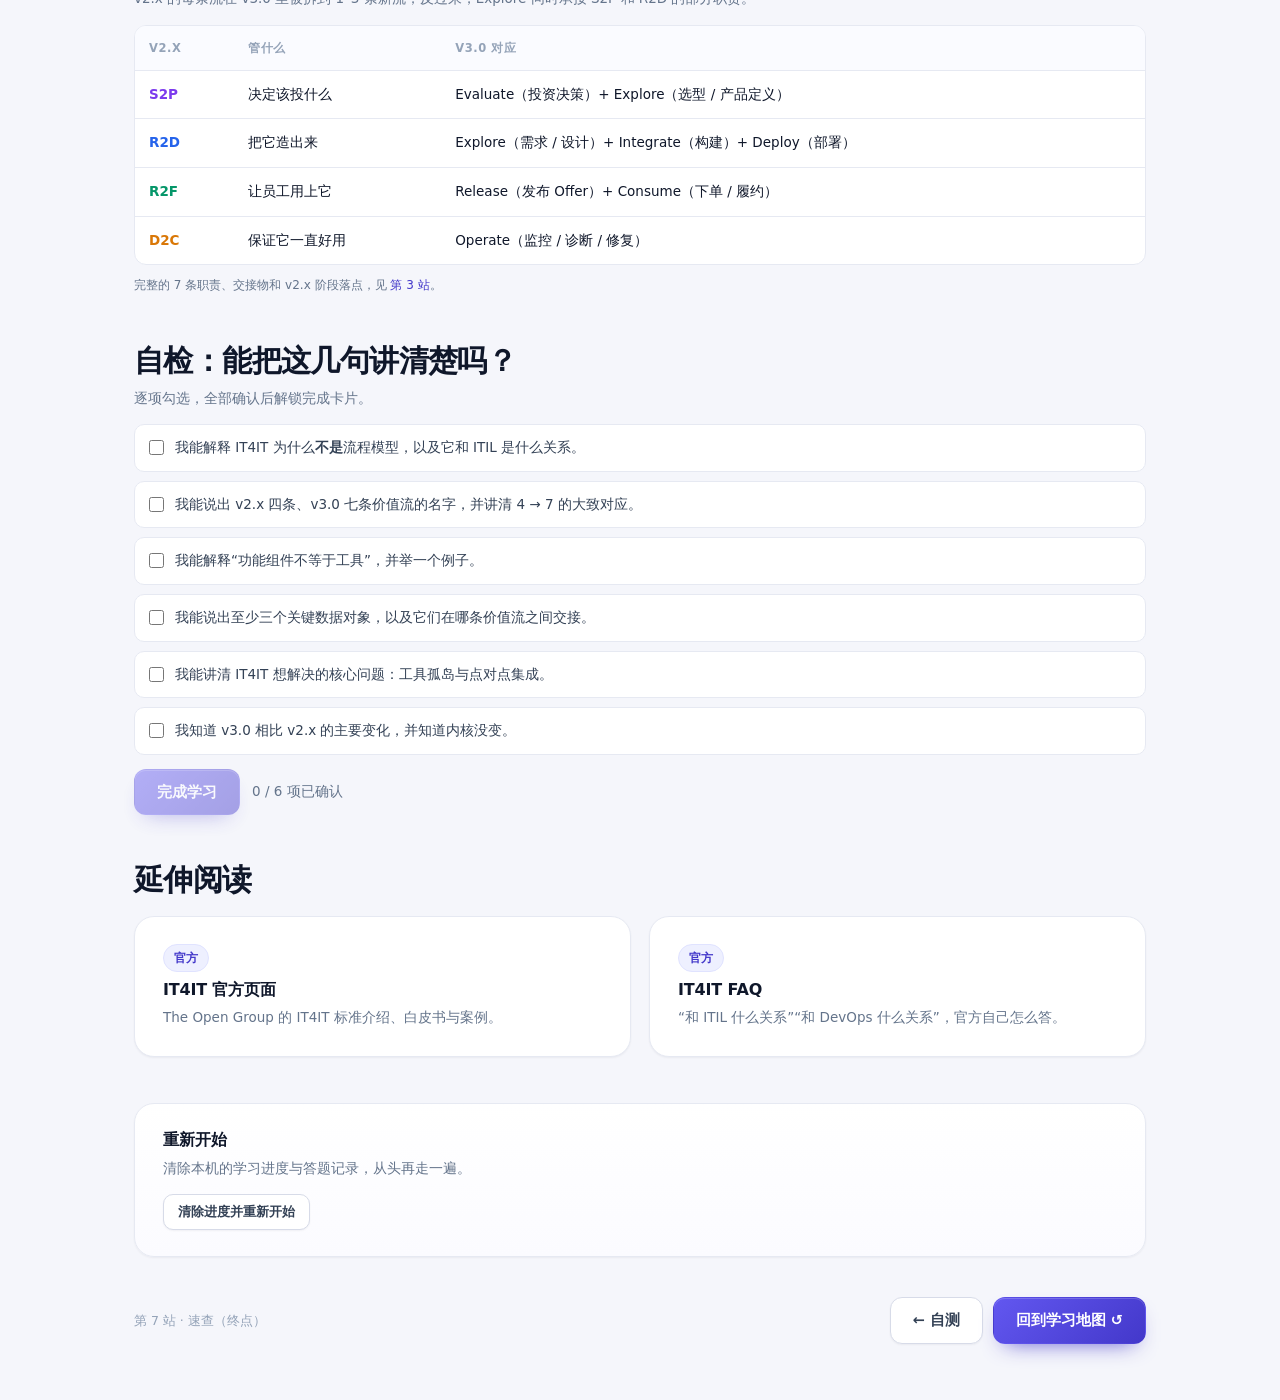
<file: 7-summary.html>
<!doctype html>
<html lang="zh-CN">
<head>
<meta charset="utf-8">
<meta name="viewport" content="width=device-width, initial-scale=1">
<title>第 7 站 · 一页纸记住 IT4IT | IT4IT 入门</title>
<link rel="stylesheet" href="assets/style.css">
</head>
<body data-step="summary">

<header class="topbar">
  <a class="brand" href="index.html">
    <span class="brand-mark">4</span>
    <span class="brand-text">IT4IT 入门<small>IT 价值链 · 交互式小课</small></span>
  </a>
  <nav class="stepper" id="stepper" aria-label="学习步骤"></nav>
  <div class="topbar-meta">
    <div class="mini-progress"><i data-progress-bar></i></div>
    <span data-progress-text>0 / 7 站</span>
  </div>
</header>

<main class="page">

  <div class="trail reveal">
    <span>第 7 站 / 7</span>
    <span class="bar"><i data-progress-bar></i></span>
    <span data-progress-pct>0%</span>
  </div>

  <section class="hero reveal">
    <p class="kicker"><span class="dot"></span> 速查卡 · 随时回来复习</p>
    <h1>一页纸，记住 IT4IT</h1>
    <p class="lead" style="margin-top:12px;max-width:640px">
      到这里，你已经走完了全部 7 站。这一页可以收藏起来，也可以直接念给同事听——
      能讲清楚，才算真的掌握。
    </p>
  </section>

  <section class="section">
    <div class="card card--pad card--lift reveal" style="border-color:#dedbfb;background:linear-gradient(180deg,#faf9ff,#fff)">
      <div class="chip chip--brand" style="margin-bottom:10px">一句话版本</div>
      <h2 style="font-size:22px;line-height:1.6;margin:0">
        IT4IT 是 The Open Group 的参考架构，它用<b>一组端到端的价值流</b>（v2.x 四条、v3.0 七条）、一组<b>与产品解耦的功能组件</b>、
        和一套<b>统一的服务数据对象</b>，把 IT 从“工具孤岛”重新组织成一条可度量、可自动化的价值链。
      </h2>
    </div>
  </section>

  <section class="section">
    <h2 class="reveal">速查表</h2>
    <div class="cheat reveal" style="margin-top:16px">
      <div class="cheat-row">
        <div class="k">是什么</div>
        <div class="v">The Open Group 发布的<b>参考架构</b>（Reference Architecture），不是流程模型、不是软件产品、不是一个部门。</div>
      </div>
      <div class="cheat-row">
        <div class="k">解决什么</div>
        <div class="v">工具孤岛、点对点集成、端到端不可见、IT 无法按价值流算账。</div>
      </div>
      <div class="cheat-row">
        <div class="k">怎么组织</div>
        <div class="v"><b>价值流</b>（干什么）→ <b>功能组件</b>（需要什么能力）→ <b>数据对象</b>（交接什么）。组件与工具解耦，工具可换、架构不动。</div>
      </div>
      <div class="cheat-row">
        <div class="k">价值流（v2.x）</div>
        <div class="v">
          <span class="chip chip--s2p">S2P 战略到组合</span>
          <span class="chip chip--r2d">R2D 需求到部署</span>
          <span class="chip chip--r2f">R2F 请求到履约</span>
          <span class="chip chip--d2c">D2C 发现到纠正</span>
        </div>
      </div>
      <div class="cheat-row">
        <div class="k">价值流（v3.0）</div>
        <div class="v">
          <span class="chip chip--s2p">Evaluate 评估</span>
          <span class="chip chip--exp">Explore 探索</span>
          <span class="chip chip--r2d">Integrate 集成</span>
          <span class="chip chip--r2d">Deploy 部署</span>
          <span class="chip chip--r2f">Release 发布</span>
          <span class="chip chip--r2f">Consume 消费</span>
          <span class="chip chip--d2c">Operate 运营</span>
        </div>
      </div>
      <div class="cheat-row">
        <div class="k">关键交接物（v2.x）</div>
        <div class="v"><b>Digital Service</b>（立项产出）→ <b>Service Release</b>（交付产出）→ <b>Service Contract</b>（消费约定）→ <b>Desired / Actual Service</b>（运维度量）。</div>
      </div>
      <div class="cheat-row">
        <div class="k">官方五概念</div>
        <div class="v">价值流、功能组件、服务生命周期数据对象、<b>服务主干数据对象</b>、关系。</div>
      </div>
      <div class="cheat-row">
        <div class="k">版本现状</div>
        <div class="v">v2.0（2015）→ v2.1（2017）→ <b>v3.0（2022）</b>：引入数字产品与数字产品主干，价值流重组为 7 条（Evaluate / Explore / Integrate / Deploy / Release / Consume / Operate）。</div>
      </div>
      <div class="cheat-row">
        <div class="k">与 ITIL</div>
        <div class="v"><b>互补</b>，不是替代。ITIL 给流程最佳实践，IT4IT 给承载这些流程的信息模型与架构地基。</div>
      </div>
      <div class="cheat-row">
        <div class="k">怎么开始</div>
        <div class="v">从最痛的一条价值流切入，做“现状工具 → 功能组件”的映射，找出冗余、缺口与第一个该自动化的接口。</div>
      </div>
    </div>
  </section>

  <section class="section">
    <h2 class="reveal">价值流对照：v2.x 四条 → v3.0 七条</h2>
    <p class="muted small reveal" style="margin:6px 0 14px">v2.x 的每条流在 v3.0 里被拆到 1–3 条新流；反过来，Explore 同时承接 S2P 和 R2D 的部分职责。</p>
    <div class="table-wrap reveal">
      <table class="tbl">
        <thead>
          <tr><th>v2.x</th><th>管什么</th><th>v3.0 对应</th></tr>
        </thead>
        <tbody>
          <tr><td style="color:var(--s2p)">S2P</td><td>决定该投什么</td><td>Evaluate（投资决策）+ Explore（选型 / 产品定义）</td></tr>
          <tr><td style="color:var(--r2d)">R2D</td><td>把它造出来</td><td>Explore（需求 / 设计）+ Integrate（构建）+ Deploy（部署）</td></tr>
          <tr><td style="color:var(--r2f)">R2F</td><td>让员工用上它</td><td>Release（发布 Offer）+ Consume（下单 / 履约）</td></tr>
          <tr><td style="color:var(--d2c)">D2C</td><td>保证它一直好用</td><td>Operate（监控 / 诊断 / 修复）</td></tr>
        </tbody>
      </table>
    </div>
    <p class="tiny muted reveal" style="margin-top:10px">完整的 7 条职责、交接物和 v2.x 阶段落点，见 <a href="3-value-streams.html">第 3 站</a>。</p>
  </section>

  <section class="section">
    <h2 class="reveal">自检：能把这几句讲清楚吗？</h2>
    <p class="muted small reveal" style="margin:6px 0 14px">逐项勾选，全部确认后解锁完成卡片。</p>
    <div class="checklist reveal">
      <label class="check"><input type="checkbox" data-check-id="c1"><span>我能解释 IT4IT 为什么<span style="font-weight:700">不是</span>流程模型，以及它和 ITIL 是什么关系。</span></label>
      <label class="check"><input type="checkbox" data-check-id="c2"><span>我能说出 v2.x 四条、v3.0 七条价值流的名字，并讲清 4 → 7 的大致对应。</span></label>
      <label class="check"><input type="checkbox" data-check-id="c3"><span>我能解释“功能组件不等于工具”，并举一个例子。</span></label>
      <label class="check"><input type="checkbox" data-check-id="c4"><span>我能说出至少三个关键数据对象，以及它们在哪条价值流之间交接。</span></label>
      <label class="check"><input type="checkbox" data-check-id="c5"><span>我能讲清 IT4IT 想解决的核心问题：工具孤岛与点对点集成。</span></label>
      <label class="check"><input type="checkbox" data-check-id="c6"><span>我知道 v3.0 相比 v2.x 的主要变化，并知道内核没变。</span></label>
    </div>
    <div class="btn-row reveal" style="margin-top:14px">
      <button class="btn btn-primary" id="finish-btn" disabled>完成学习</button>
      <span class="small muted" id="finish-hint">0 / 6 项已确认</span>
    </div>
    <div id="done-card" style="margin-top:16px"></div>
  </section>

  <section class="section">
    <h2 class="reveal">延伸阅读</h2>
    <div class="grid-2 reveal" style="margin-top:16px">
      <a class="card card--pad card-hover" href="https://www.opengroup.org/it4it" target="_blank" rel="noopener" style="color:inherit">
        <div class="chip chip--brand" style="margin-bottom:8px">官方</div>
        <h3 style="font-size:16px">IT4IT 官方页面</h3>
        <p class="small muted" style="margin:6px 0 0">The Open Group 的 IT4IT 标准介绍、白皮书与案例。</p>
      </a>
      <a class="card card--pad card-hover" href="https://www.opengroup.org/membership/forums/it4it-forum/it4it-faq" target="_blank" rel="noopener" style="color:inherit">
        <div class="chip chip--brand" style="margin-bottom:8px">官方</div>
        <h3 style="font-size:16px">IT4IT FAQ</h3>
        <p class="small muted" style="margin:6px 0 0">“和 ITIL 什么关系”“和 DevOps 什么关系”，官方自己怎么答。</p>
      </a>
    </div>
  </section>

  <section class="section">
    <div class="card card--pad reveal" style="background:linear-gradient(180deg,#fff,#fbfbff)">
      <h3 style="font-size:16px;margin-bottom:6px">重新开始</h3>
      <p class="small muted" style="margin:0 0 14px">清除本机的学习进度与答题记录，从头再走一遍。</p>
      <button class="btn btn-ghost btn-sm" id="reset-all">清除进度并重新开始</button>
    </div>
  </section>

</main>

<footer class="page-footer">
  <span class="hint">第 7 站 · 速查（终点）</span>
  <div class="nav-links" id="footer-nav"></div>
</footer>

<script src="assets/app.js"></script>
<script>
  (function () {
    document.getElementById("finish-btn").addEventListener("click", function () {
      var box = document.getElementById("done-card");
      box.innerHTML = '<div class="card card--pad" style="border-color:#cfe8dd;background:linear-gradient(180deg,#f7fdfa,#fff);text-align:center">' +
        '<div style="font-size:34px;line-height:1">🎉</div>' +
        '<h3 style="margin:8px 0 6px">全部完成，你已经掌握 IT4IT 的骨架了</h3>' +
        '<p class="small muted" style="margin:0 0 14px">下次有人提到它，你可以先问一句：你说的是 v2.x 的四条价值流，还是 v3.0 的七条？—— 这一问就够了。</p>' +
        '<div class="btn-row" style="justify-content:center">' +
        '<a class="btn btn-ghost btn-sm" href="index.html">回到学习地图</a>' +
        '<a class="btn btn-primary btn-sm" href="3-value-streams.html">再复习一遍价值流</a></div></div>';
      box.scrollIntoView({ behavior: "smooth", block: "center" });
    });

    document.getElementById("reset-all").addEventListener("click", function () {
      if (!confirm("确定清除本机保存的学习进度和答题记录吗？")) return;
      ["it4it.visited.v1", "it4it.quiz.v1", "it4it.checks.v1"].forEach(function (k) {
        try { localStorage.removeItem(k); } catch (e) {}
      });
      location.href = "index.html";
    });
  })();
</script>
</body>
</html>
</file>
<file: assets/style.css>
/* ============================================================
   IT4IT 入门 · 视觉规范
   ============================================================ */
:root {
  --ink: #0f172a;
  --ink-2: #334155;
  --muted: #64748b;
  --faint: #94a3b8;
  --bg: #f5f6fb;
  --surface: #ffffff;
  --surface-2: #fafbff;
  --line: #e6e9f2;
  --line-strong: #d7dbe8;

  --brand: #4f46e5;
  --brand-ink: #4338ca;
  --brand-soft: #eef0ff;
  --brand-soft-2: #e0e3ff;

  --s2p: #7c3aed;
  --s2p-soft: #f3ecff;
  --r2d: #2563eb;
  --r2d-soft: #e8f0ff;
  --r2f: #059669;
  --r2f-soft: #e6f7f1;
  --d2c: #d97706;
  --d2c-soft: #fdf3e3;

  --ok: #0ea472;
  --warn: #b45309;
  --bad: #dc2626;

  --radius: 20px;
  --radius-sm: 12px;
  --radius-xs: 8px;
  --shadow-sm: 0 1px 2px rgba(15, 23, 42, .05);
  --shadow: 0 1px 2px rgba(15, 23, 42, .04), 0 14px 34px -16px rgba(15, 23, 42, .18);
  --shadow-lg: 0 2px 4px rgba(15, 23, 42, .04), 0 30px 60px -24px rgba(15, 23, 42, .28);
  --maxw: 1060px;
  --font: -apple-system, BlinkMacSystemFont, "SF Pro SC", "PingFang SC", "Hiragino Sans GB",
    "Noto Sans SC", "Microsoft YaHei", system-ui, sans-serif;
  --mono: ui-monospace, SFMono-Regular, "SF Mono", Menlo, Consolas, monospace;
}

* { box-sizing: border-box; }

html { scroll-behavior: smooth; }

body {
  margin: 0;
  background: var(--bg);
  color: var(--ink);
  font-family: var(--font);
  font-size: 16px;
  line-height: 1.75;
  -webkit-font-smoothing: antialiased;
  text-rendering: optimizeLegibility;
}

body::before {
  content: "";
  position: fixed;
  inset: 0;
  pointer-events: none;
  z-index: 0;
  background:
    radial-gradient(900px 420px at 12% -8%, rgba(124, 58, 237, .10), transparent 62%),
    radial-gradient(760px 380px at 92% 2%, rgba(37, 99, 235, .10), transparent 60%),
    radial-gradient(700px 420px at 50% 108%, rgba(5, 150, 105, .07), transparent 62%);
}

a { color: var(--brand-ink); text-decoration: none; }
a:hover { text-decoration: underline; text-underline-offset: 3px; }

::selection { background: #dcd9ff; color: var(--ink); }

/* ---------- 顶栏 ---------- */
.topbar {
  position: sticky;
  top: 0;
  z-index: 50;
  display: flex;
  align-items: center;
  gap: 20px;
  height: 64px;
  padding: 0 22px;
  background: rgba(255, 255, 255, .78);
  backdrop-filter: saturate(180%) blur(14px);
  -webkit-backdrop-filter: saturate(180%) blur(14px);
  border-bottom: 1px solid rgba(230, 233, 242, .9);
}

.brand {
  display: inline-flex;
  align-items: center;
  gap: 10px;
  color: var(--ink);
  font-weight: 700;
  letter-spacing: -.01em;
  white-space: nowrap;
  flex: none;
}
.brand:hover { text-decoration: none; }
.brand-mark {
  display: inline-flex;
  align-items: center;
  justify-content: center;
  width: 30px;
  height: 30px;
  border-radius: 9px;
  color: #fff;
  font-size: 12px;
  font-weight: 800;
  letter-spacing: -.04em;
  background: linear-gradient(135deg, #6d5efc, #4338ca);
  box-shadow: 0 6px 14px -6px rgba(67, 56, 202, .8);
}
.brand-text { font-size: 14px; letter-spacing: .02em; }
.brand-text small { display: block; font-size: 11px; font-weight: 500; color: var(--muted); letter-spacing: .04em; }

.stepper {
  display: flex;
  align-items: center;
  gap: 2px;
  margin: 0 auto;
  padding: 4px;
  border-radius: 999px;
  background: rgba(243, 244, 250, .9);
  border: 1px solid var(--line);
  max-width: 100%;
  overflow-x: auto;
  scrollbar-width: none;
}
.stepper::-webkit-scrollbar { display: none; }

.step-dot {
  position: relative;
  display: inline-flex;
  align-items: center;
  gap: 7px;
  padding: 5px 10px;
  border-radius: 999px;
  color: var(--muted);
  font-size: 12px;
  font-weight: 600;
  line-height: 1.4;
  white-space: nowrap;
  border: 1px solid transparent;
  transition: background .2s, color .2s, border-color .2s;
}
.step-dot:hover { text-decoration: none; background: #fff; color: var(--ink-2); }
.step-dot .n {
  display: inline-flex;
  align-items: center;
  justify-content: center;
  width: 18px;
  height: 18px;
  border-radius: 50%;
  font-size: 10.5px;
  font-weight: 800;
  background: #e8eaf3;
  color: var(--muted);
}
.step-dot .label { display: none; }
.step-dot.is-done .n { background: #d9f5ea; color: #067a55; }
.step-dot.is-current { background: #fff; border-color: var(--line-strong); color: var(--ink); box-shadow: var(--shadow-sm); }
.step-dot.is-current .n { background: linear-gradient(135deg, #6d5efc, #4338ca); color: #fff; }
.step-dot.is-current .label { display: inline; }
.step-dot:hover .label { display: inline; }

.topbar-meta {
  flex: none;
  display: flex;
  align-items: center;
  gap: 10px;
  font-size: 12px;
  color: var(--muted);
}
.mini-progress {
  width: 78px;
  height: 6px;
  border-radius: 99px;
  background: #e8eaf3;
  overflow: hidden;
}
.mini-progress i {
  display: block;
  height: 100%;
  width: 0;
  border-radius: 99px;
  background: linear-gradient(90deg, #6d5efc, #4338ca);
  transition: width .5s cubic-bezier(.2, .8, .2, 1);
}

/* ---------- 页面容器 ---------- */
.page {
  position: relative;
  z-index: 1;
  max-width: var(--maxw);
  margin: 0 auto;
  padding: 46px 24px 40px;
}
.page--narrow { max-width: 860px; }

.section { margin-top: 46px; }
.section:first-child { margin-top: 0; }

/* ---------- 排版 ---------- */
.kicker {
  display: inline-flex;
  align-items: center;
  gap: 8px;
  margin: 0 0 14px;
  padding: 5px 12px;
  border-radius: 999px;
  border: 1px solid var(--brand-soft-2);
  background: linear-gradient(180deg, #fff, #f7f7ff);
  color: var(--brand-ink);
  font-size: 12px;
  font-weight: 700;
  letter-spacing: .06em;
}
.kicker .dot { width: 6px; height: 6px; border-radius: 50%; background: currentColor; }

h1, h2, h3, h4 { margin: 0; line-height: 1.28; letter-spacing: -.02em; font-weight: 750; }
h1 { font-size: clamp(30px, 4.6vw, 46px); letter-spacing: -.035em; }
h2 { font-size: clamp(23px, 2.8vw, 30px); }
h3 { font-size: 18px; letter-spacing: -.01em; }
h4 { font-size: 15px; }

p { margin: 0 0 16px; color: var(--ink-2); }
.lead { font-size: clamp(16px, 1.9vw, 19px); color: var(--ink-2); line-height: 1.78; }
.muted { color: var(--muted); }
.small { font-size: 13.5px; }
.tiny { font-size: 12px; }
.center { text-align: center; }
.mono { font-family: var(--mono); font-size: .92em; }
hr.divider { border: 0; border-top: 1px dashed var(--line-strong); margin: 34px 0; }

.grad-text {
  background: linear-gradient(100deg, #4f46e5 0%, #7c3aed 42%, #2563eb 100%);
  -webkit-background-clip: text;
  background-clip: text;
  color: transparent;
}

/* ---------- 卡片 ---------- */
.card {
  position: relative;
  background: var(--surface);
  border: 1px solid var(--line);
  border-radius: var(--radius);
  box-shadow: var(--shadow-sm);
}
.card--pad { padding: 26px 28px; }
.card--soft { background: linear-gradient(180deg, #fff, var(--surface-2)); }
.card--lift { box-shadow: var(--shadow); }
.card-hover { transition: transform .25s cubic-bezier(.2, .8, .2, 1), box-shadow .25s, border-color .25s; }
.card-hover:hover { transform: translateY(-3px); box-shadow: var(--shadow); border-color: var(--line-strong); }

.grid { display: grid; gap: 18px; }
.grid-2 { display: grid; gap: 18px; grid-template-columns: repeat(2, minmax(0, 1fr)); }
.grid-3 { display: grid; gap: 18px; grid-template-columns: repeat(3, minmax(0, 1fr)); }
.grid-auto { display: grid; gap: 16px; grid-template-columns: repeat(auto-fit, minmax(230px, 1fr)); }

/* ---------- 按钮 ---------- */
.btn {
  display: inline-flex;
  align-items: center;
  justify-content: center;
  gap: 8px;
  padding: 12px 22px;
  border-radius: 12px;
  border: 1px solid transparent;
  font-family: inherit;
  font-size: 14.5px;
  font-weight: 650;
  line-height: 1.4;
  cursor: pointer;
  transition: transform .18s, box-shadow .2s, background .2s, border-color .2s, color .2s;
  white-space: nowrap;
}
.btn:hover { text-decoration: none; }
.btn:active { transform: translateY(1px); }
.btn-primary {
  color: #fff;
  background: linear-gradient(135deg, #6257f0, #4338ca);
  box-shadow: 0 10px 22px -12px rgba(67, 56, 202, .9), inset 0 1px 0 rgba(255, 255, 255, .18);
}
.btn-primary:hover { box-shadow: 0 14px 26px -12px rgba(67, 56, 202, .95); }
.btn-ghost {
  color: var(--ink-2);
  background: #fff;
  border-color: var(--line-strong);
  box-shadow: var(--shadow-sm);
}
.btn-ghost:hover { border-color: #c3c8da; color: var(--ink); }
.btn-sm { padding: 8px 14px; font-size: 13px; border-radius: 10px; }
.btn-block { width: 100%; }
.btn[disabled] { opacity: .45; cursor: not-allowed; }
.btn-row { display: flex; flex-wrap: wrap; gap: 12px; align-items: center; }

/* ---------- 标签 / 胶囊 ---------- */
.chip {
  display: inline-flex;
  align-items: center;
  gap: 6px;
  padding: 3px 10px;
  border-radius: 999px;
  border: 1px solid var(--line);
  background: #fff;
  color: var(--muted);
  font-size: 12px;
  font-weight: 600;
  line-height: 1.7;
  white-space: nowrap;
}
.chip--brand { color: var(--brand-ink); background: var(--brand-soft); border-color: var(--brand-soft-2); }
.chip--s2p { color: var(--s2p); background: var(--s2p-soft); border-color: #e6d8ff; }
.chip--r2d { color: var(--r2d); background: var(--r2d-soft); border-color: #d5e4ff; }
.chip--r2f { color: var(--r2f); background: var(--r2f-soft); border-color: #ccefe4; }
.chip--d2c { color: var(--d2c); background: var(--d2c-soft); border-color: #f6e2c2; }
.chip--ok { color: #067a55; background: #e9f9f2; border-color: #c9f0e0; }
.tag-row { display: flex; flex-wrap: wrap; gap: 8px; }

/* ---------- 数据条 / 统计 ---------- */
.stats { display: grid; grid-template-columns: repeat(auto-fit, minmax(150px, 1fr)); gap: 14px; }
.stat { padding: 16px 18px; border-radius: var(--radius-sm); background: #fff; border: 1px solid var(--line); }
.stat b { display: block; font-size: 24px; line-height: 1.2; letter-spacing: -.03em; }
.stat span { font-size: 12.5px; color: var(--muted); }

/* ---------- 提示块 ---------- */
.callout {
  display: flex;
  gap: 14px;
  padding: 18px 20px;
  border-radius: var(--radius-sm);
  border: 1px solid var(--line);
  background: #fff;
  font-size: 14.5px;
  line-height: 1.72;
}
.callout .ico {
  flex: none;
  width: 26px;
  height: 26px;
  border-radius: 8px;
  display: grid;
  place-items: center;
  font-size: 14px;
  font-weight: 800;
}
.callout p:last-child { margin-bottom: 0; }
.callout strong { color: var(--ink); }
.callout--insight { background: linear-gradient(180deg, #f6f5ff, #fff); border-color: #e2dffb; }
.callout--insight .ico { background: var(--brand-soft); color: var(--brand-ink); }
.callout--warn { background: linear-gradient(180deg, #fffaf2, #fff); border-color: #f6e3c8; }
.callout--warn .ico { background: #fdf1de; color: var(--warn); }
.callout--quote {
  display: block;
  padding: 22px 24px;
  background: #fff;
  border-left: 3px solid var(--brand);
  border-radius: 0 var(--radius-sm) var(--radius-sm) 0;
  font-size: 15.5px;
  color: var(--ink-2);
}
.callout--quote cite { display: block; margin-top: 8px; font-size: 12.5px; color: var(--faint); font-style: normal; }

/* ---------- 页脚导航 ---------- */
.page-footer {
  position: relative;
  z-index: 1;
  max-width: var(--maxw);
  margin: 0 auto;
  padding: 0 24px 56px;
  display: flex;
  align-items: center;
  justify-content: space-between;
  gap: 16px;
}
.page-footer .hint { font-size: 12.5px; color: var(--faint); }
.nav-links { display: flex; gap: 10px; }
.page-footer--narrow { max-width: 860px; }

/* ---------- 进度条（页首） ---------- */
.trail {
  display: flex;
  align-items: center;
  gap: 10px;
  margin-bottom: 18px;
  font-size: 12.5px;
  color: var(--muted);
}
.trail .bar { flex: 1; height: 5px; background: #e8eaf3; border-radius: 99px; overflow: hidden; max-width: 220px; }
.trail .bar i { display: block; height: 100%; width: 0; background: linear-gradient(90deg, #6d5efc, #4338ca); border-radius: 99px; transition: width .6s cubic-bezier(.2, .8, .2, 1); }

/* ---------- 进场动画 ---------- */
.reveal { opacity: 0; transform: translateY(14px); transition: opacity .6s ease, transform .6s cubic-bezier(.2, .8, .2, 1); }
.reveal.is-in { opacity: 1; transform: none; }
@media (prefers-reduced-motion: reduce) {
  .reveal { opacity: 1; transform: none; transition: none; }
  * { animation-duration: .001ms !important; }
}

/* ---------- 学习地图（首页） ---------- */
.map { display: grid; gap: 12px; }
.map-item {
  display: grid;
  grid-template-columns: 46px 1fr auto;
  align-items: center;
  gap: 16px;
  padding: 16px 20px;
  border-radius: var(--radius-sm);
  border: 1px solid var(--line);
  background: #fff;
  color: inherit;
  transition: transform .2s, box-shadow .2s, border-color .2s;
}
.map-item:hover { text-decoration: none; transform: translateX(3px); border-color: #c9cfe4; box-shadow: var(--shadow-sm); }
.map-item .num {
  width: 46px;
  height: 46px;
  border-radius: 13px;
  display: grid;
  place-items: center;
  font-weight: 800;
  font-size: 15px;
  color: var(--brand-ink);
  background: var(--brand-soft);
  border: 1px solid #e3e0ff;
}
.map-item h3 { margin-bottom: 2px; font-size: 15.5px; }
.map-item p { margin: 0; font-size: 13px; color: var(--muted); line-height: 1.6; }
.map-item .go { color: var(--faint); font-size: 18px; font-weight: 700; }
.map-item.is-done .num { color: #067a55; background: #e9f9f2; border-color: #c9f0e0; }
.map-item.is-done .go { color: #0ea472; }

/* ---------- 竖井图（第 1 页） ---------- */
.silo-stage {
  position: relative;
  border-radius: var(--radius);
  border: 1px solid var(--line);
  background:
    linear-gradient(180deg, #fff, #fbfcff);
  padding: 18px;
  overflow: hidden;
}
.silo-stage svg { display: block; width: 100%; height: auto; }
.silo-legend { display: flex; flex-wrap: wrap; gap: 14px; margin-top: 12px; font-size: 12.5px; color: var(--muted); }
.silo-legend i { display: inline-block; width: 9px; height: 9px; border-radius: 3px; margin-right: 6px; vertical-align: 1px; }
.spaghetti path { fill: none; stroke: #c9cede; stroke-width: 1.4; stroke-dasharray: 4 4; transition: opacity .5s, stroke .5s; }
.spaghetti .bad { stroke: #d99a9a; }
.node rect { fill: #fff; stroke: #dde2ef; stroke-width: 1.2; transition: all .5s; }
.node text { font-size: 11.5px; fill: #475569; font-weight: 600; }
.node .node-sub { font-size: 9.5px; fill: #94a3b8; font-weight: 500; }
.bus rect { fill: #eef0ff; stroke: #c9c6f8; }
.bus text { fill: #4338ca; font-size: 11.5px; font-weight: 800; }
.bus-group { opacity: 0; transition: opacity .6s ease; }
body[data-mode="it4it"] .bus-group { opacity: 1; }
.bus-line { stroke: #c9c6f8; stroke-width: 2; stroke-dasharray: 6 5; opacity: 0; transition: opacity .5s; }
body[data-mode="it4it"] .spaghetti path { opacity: .12; }
body[data-mode="it4it"] .bad { opacity: .08; }
body[data-mode="it4it"] .bus-line { opacity: 1; stroke-dasharray: none; stroke: #a7a2f5; }
body[data-mode="it4it"] .node rect { stroke: #c9c6f8; }
.dup-badge { font-size: 9.5px; fill: #b91c1c; font-weight: 700; }
body[data-mode="it4it"] .dup-badge { opacity: 0; }

/* ---------- 三层结构（第 2 页） ---------- */
.layers { display: grid; gap: 12px; }
.layer {
  display: grid;
  grid-template-columns: 54px 1fr;
  gap: 18px;
  align-items: start;
  padding: 20px 22px;
  border-radius: var(--radius-sm);
  border: 1px solid var(--line);
  background: #fff;
  cursor: pointer;
  transition: border-color .2s, box-shadow .2s, transform .2s;
}
.layer:hover { border-color: #c9cfe4; }
.layer.is-open { border-color: #cfcbf8; box-shadow: var(--shadow); }
.layer .lnum {
  width: 54px;
  height: 54px;
  border-radius: 14px;
  display: grid;
  place-items: center;
  font-family: var(--mono);
  font-size: 13px;
  font-weight: 700;
  color: var(--brand-ink);
  background: var(--brand-soft);
}
.layer h3 { font-size: 17px; }
.layer p { margin: 4px 0 0; font-size: 14px; color: var(--muted); }
.layer .detail { grid-column: 2; max-height: 0; overflow: hidden; transition: max-height .45s ease, opacity .3s; opacity: 0; }
.layer.is-open .detail { max-height: 420px; opacity: 1; }
.layer .detail p { color: var(--ink-2); font-size: 14px; }
.layer .detail ul { margin: 8px 0 0; padding-left: 18px; font-size: 13.5px; color: var(--ink-2); }
.layer .detail li { margin-bottom: 4px; }

/* ---------- 价值流标签页（第 3 页） ---------- */
.vs-tabs { display: flex; flex-wrap: wrap; gap: 8px; padding: 6px; border-radius: 14px; background: #eef0f7; border: 1px solid var(--line); }
.vs-tab {
  flex: 1 1 150px;
  display: flex;
  flex-direction: column;
  gap: 1px;
  padding: 10px 14px;
  border-radius: 10px;
  border: 1px solid transparent;
  background: transparent;
  font-family: inherit;
  text-align: left;
  cursor: pointer;
  transition: background .2s, box-shadow .2s, border-color .2s;
}
.vs-tab b { font-size: 13.5px; color: var(--ink); letter-spacing: -.01em; }
.vs-tab span { font-size: 11px; color: var(--muted); }
.vs-tab:hover { background: rgba(255, 255, 255, .6); }
.vs-tab.is-active { background: #fff; box-shadow: var(--shadow-sm); border-color: var(--line-strong); }
.vs-tab[data-vs="s2p"].is-active { border-color: #e0d0ff; box-shadow: 0 0 0 3px var(--s2p-soft); }
.vs-tab[data-vs="r2d"].is-active { border-color: #cfe0ff; box-shadow: 0 0 0 3px var(--r2d-soft); }
.vs-tab[data-vs="r2f"].is-active { border-color: #c6ecdf; box-shadow: 0 0 0 3px var(--r2f-soft); }
.vs-tab[data-vs="d2c"].is-active { border-color: #f5e0bf; box-shadow: 0 0 0 3px var(--d2c-soft); }

.vs-panel { display: none; }
.vs-panel.is-active { display: block; animation: fadeUp .45s cubic-bezier(.2, .8, .2, 1); }
@keyframes fadeUp { from { opacity: 0; transform: translateY(10px); } to { opacity: 1; transform: none; } }

.vs-head { display: flex; flex-wrap: wrap; align-items: center; gap: 10px; margin-bottom: 6px; }
.vs-head h2 { font-size: 24px; }
.vs-purpose { font-size: 16px; color: var(--ink); font-weight: 600; margin: 2px 0 0; }

.stage-flow { display: flex; flex-wrap: wrap; align-items: stretch; gap: 8px; margin: 18px 0 6px; }
.stage {
  flex: 1 1 120px;
  position: relative;
  padding: 12px 14px;
  border-radius: 11px;
  border: 1px solid var(--line);
  background: #fff;
  cursor: pointer;
  text-align: left;
  font-family: inherit;
  transition: border-color .2s, box-shadow .2s, transform .2s;
}
.stage:hover { border-color: #c9cfe4; }
.stage.is-on { box-shadow: 0 0 0 3px var(--vs-soft, #eef0ff); border-color: var(--vs-color, var(--brand)); transform: translateY(-2px); }
.stage .sn { font-family: var(--mono); font-size: 10px; color: var(--faint); letter-spacing: .08em; }
.stage .st { display: block; font-size: 13px; font-weight: 700; color: var(--ink); line-height: 1.4; }
.stage .sd { display: block; font-size: 11px; color: var(--muted); margin-top: 2px; line-height: 1.45; }
.stage:not(:last-child)::after {
  content: "›";
  position: absolute;
  right: -7px;
  top: 50%;
  transform: translateY(-50%);
  color: var(--faint);
  font-size: 14px;
  z-index: 1;
}
@media (max-width: 720px) { .stage:not(:last-child)::after { display: none; } }

.stage-detail {
  margin-top: 10px;
  padding: 16px 18px;
  border-radius: var(--radius-sm);
  background: linear-gradient(180deg, #fff, var(--surface-2));
  border: 1px dashed var(--line-strong);
  font-size: 14px;
  min-height: 86px;
}
.stage-detail b { color: var(--ink); }
.stage-detail ul { margin: 6px 0 0; padding-left: 18px; }
.stage-detail li { margin-bottom: 3px; }

.meta-grid { display: grid; gap: 12px; grid-template-columns: repeat(auto-fit, minmax(210px, 1fr)); margin-top: 16px; }
.meta-box { padding: 14px 16px; border-radius: var(--radius-xs); background: #fff; border: 1px solid var(--line); }
.meta-box h4 { font-size: 12px; color: var(--faint); letter-spacing: .06em; text-transform: uppercase; margin-bottom: 6px; }
.meta-box p, .meta-box ul { margin: 0; font-size: 13.5px; color: var(--ink-2); }
.meta-box ul { padding-left: 16px; }
.meta-box li { margin-bottom: 3px; }

/* ---------- 数据模型（第 4 页） ---------- */
.obj-grid { display: grid; gap: 10px; grid-template-columns: repeat(auto-fit, minmax(172px, 1fr)); }
.obj {
  padding: 13px 14px;
  border-radius: var(--radius-xs);
  border: 1px solid var(--line);
  background: #fff;
  cursor: pointer;
  font-family: inherit;
  text-align: left;
  transition: all .2s;
}
.obj:hover { border-color: #b9bfd4; }
.obj.is-on { border-color: var(--brand); box-shadow: 0 0 0 3px var(--brand-soft); }
.obj b { display: block; font-size: 13px; color: var(--ink); letter-spacing: -.01em; }
.obj span { display: block; font-size: 11px; color: var(--muted); margin-top: 1px; }
.obj .pill { margin-top: 7px; }

.flow-stage {
  position: relative;
  margin-top: 18px;
  padding: 20px;
  border-radius: var(--radius);
  border: 1px solid var(--line);
  background: #fff;
  overflow: hidden;
}
.flow-track { display: flex; align-items: center; gap: 0; overflow-x: auto; padding-bottom: 6px; }
.flow-node {
  flex: none;
  width: 92px;
  padding: 11px 8px;
  border-radius: 10px;
  border: 1px solid var(--line);
  background: #fff;
  text-align: center;
  transition: all .35s;
}
.flow-node b { display: block; font-size: 11.5px; color: var(--ink); line-height: 1.35; }
.flow-node span { font-size: 9.5px; color: var(--faint); font-family: var(--mono); }
.flow-node.is-on { border-color: #8b83f0; box-shadow: 0 0 0 3px var(--brand-soft); transform: translateY(-2px); }
.flow-node.is-past { border-color: #cfe6da; background: #f6fdfa; }
.flow-arrow { flex: none; width: 22px; height: 1.5px; background: var(--line-strong); position: relative; transition: background .35s; }
.flow-arrow::after { content: ""; position: absolute; right: -1px; top: -3px; border-left: 6px solid var(--line-strong); border-top: 3.5px solid transparent; border-bottom: 3.5px solid transparent; }
.flow-arrow.is-on { background: var(--brand); }
.flow-arrow.is-on::after { border-left-color: var(--brand); }
.flow-note { margin: 12px 0 0; font-size: 13.5px; color: var(--ink-2); min-height: 26px; }
.flow-hint { display: none; margin: 8px 0 0; font-size: 11.5px; color: var(--faint); text-align: center; }

/* ---------- 关系页（第 5 页） ---------- */
.not-list { display: grid; gap: 12px; grid-template-columns: repeat(auto-fit, minmax(230px, 1fr)); }
.not-card { padding: 18px 20px; border-radius: var(--radius-sm); border: 1px solid var(--line); background: #fff; }
.not-card .x { display: inline-grid; place-items: center; width: 22px; height: 22px; border-radius: 6px; background: #fdecec; color: #b91c1c; font-size: 12px; font-weight: 800; margin-bottom: 8px; }
.not-card h4 { font-size: 14px; margin-bottom: 4px; }
.not-card p { margin: 0; font-size: 13px; color: var(--muted); line-height: 1.65; }

table.tbl { width: 100%; border-collapse: separate; border-spacing: 0; font-size: 13.5px; }
table.tbl th, table.tbl td { padding: 12px 14px; text-align: left; border-bottom: 1px solid var(--line); vertical-align: top; }
table.tbl th { font-size: 11.5px; letter-spacing: .05em; text-transform: uppercase; color: var(--faint); font-weight: 700; background: var(--surface-2); }
table.tbl tr:last-child td { border-bottom: 0; }
table.tbl td:first-child { font-weight: 700; color: var(--ink); white-space: nowrap; }
.table-wrap { overflow-x: auto; border: 1px solid var(--line); border-radius: var(--radius-sm); background: #fff; }

/* ---------- 测验（第 6 页） ---------- */
.quiz-top { display: flex; flex-wrap: wrap; align-items: center; gap: 14px; justify-content: space-between; }
.quiz-progress { flex: 1; min-width: 160px; height: 6px; border-radius: 99px; background: #e8eaf3; overflow: hidden; }
.quiz-progress i { display: block; height: 100%; width: 0; border-radius: 99px; background: linear-gradient(90deg, #6d5efc, #4338ca); transition: width .4s ease; }

.q { padding: 24px 26px; }
.q + .q { margin-top: 16px; }
.q .qn { font-family: var(--mono); font-size: 11px; color: var(--faint); letter-spacing: .1em; }
.q h3 { font-size: 17px; margin: 6px 0 16px; line-height: 1.55; }
.opts { display: grid; gap: 9px; }
.opt {
  display: flex;
  align-items: flex-start;
  gap: 12px;
  width: 100%;
  padding: 12px 15px;
  border-radius: 11px;
  border: 1px solid var(--line);
  background: #fff;
  font-family: inherit;
  font-size: 14px;
  line-height: 1.6;
  color: var(--ink-2);
  text-align: left;
  cursor: pointer;
  transition: all .18s;
}
.opt:hover:not(:disabled) { border-color: #bfc6db; background: var(--surface-2); }
.opt .k {
  flex: none;
  width: 22px;
  height: 22px;
  border-radius: 6px;
  display: grid;
  place-items: center;
  font-family: var(--mono);
  font-size: 11px;
  font-weight: 700;
  background: #f1f3f9;
  color: var(--muted);
}
.opt.is-right { border-color: #9fdfc9; background: #f2fdf8; color: #065f46; }
.opt.is-right .k { background: #d3f5e7; color: #067a55; }
.opt.is-wrong { border-color: #f2bcbc; background: #fff5f5; color: #991b1b; }
.opt.is-wrong .k { background: #fde2e2; color: #b91c1c; }
.opt.is-dim { opacity: .55; }
.opt:disabled { cursor: default; }
.feedback { margin-top: 14px; padding: 14px 16px; border-radius: 11px; font-size: 13.5px; line-height: 1.7; display: none; }
.feedback.show { display: block; animation: fadeUp .35s ease; }
.feedback.ok { background: #f1fcf7; border: 1px solid #c6eedd; color: #065f46; }
.feedback.no { background: #fff6f6; border: 1px solid #f7d4d4; color: #8f1d1d; }
.feedback b { color: inherit; }
.feedback a { color: inherit; font-weight: 700; text-decoration: underline; }

.score-card { text-align: center; padding: 34px 28px; }
.score-ring { position: relative; width: 132px; height: 132px; margin: 0 auto 14px; }
.score-ring svg { transform: rotate(-90deg); }
.score-ring .val { position: absolute; inset: 0; display: grid; place-items: center; font-size: 30px; font-weight: 800; letter-spacing: -.03em; }
.score-ring .val small { font-size: 13px; color: var(--muted); font-weight: 600; }

/* ---------- 速查页（第 7 页） ---------- */
.cheat { display: grid; gap: 14px; }
.cheat-row { display: grid; grid-template-columns: 132px 1fr; gap: 16px; align-items: start; padding: 16px 20px; border-radius: var(--radius-sm); border: 1px solid var(--line); background: #fff; }
.cheat-row .k { font-size: 12px; font-weight: 800; letter-spacing: .06em; text-transform: uppercase; color: var(--faint); padding-top: 2px; }
.cheat-row .v { font-size: 14px; color: var(--ink-2); }
.cheat-row .v b { color: var(--ink); }

.checklist { display: grid; gap: 9px; }
.check {
  display: flex; align-items: flex-start; gap: 11px;
  padding: 11px 14px; border-radius: 10px; border: 1px solid var(--line);
  background: #fff; font-size: 13.5px; color: var(--ink-2); cursor: pointer;
}
.check input { margin: 4px 0 0; accent-color: var(--brand); width: 15px; height: 15px; flex: none; }
.check.is-checked { background: #f6fdfa; border-color: #cfe8dd; color: #065f46; }

/* ---------- 首页 hero ---------- */
.hero { padding: 18px 0 8px; }
.hero h1 { margin: 0 0 18px; }
.hero .lead { max-width: 640px; }
.hero-actions { margin-top: 26px; display: flex; flex-wrap: wrap; gap: 12px; align-items: center; }
.hero-meta { margin-top: 14px; font-size: 12.5px; color: var(--faint); display: flex; flex-wrap: wrap; gap: 14px; }
.hero-meta span { display: inline-flex; align-items: center; gap: 5px; }

.answer-strip {
  display: flex; flex-wrap: wrap; align-items: center; gap: 10px;
  margin-top: 22px; padding: 12px 16px;
  border-radius: 12px; border: 1px solid var(--line); background: rgba(255, 255, 255, .7);
  font-size: 13px; color: var(--muted);
}
.answer-strip b { color: var(--ink); }

/* ---------- v3.0 深挖：S2P → Evaluate / Explore（第 3 页） ---------- */
.chip--exp { color: #0e7490; background: #e6f6fb; border-color: #c6e9f3; }

.dd-wrap { align-items: stretch; }
.dd-card { position: relative; overflow: hidden; }
.dd-card::before {
  content: "";
  position: absolute;
  inset: 0 auto 0 0;
  width: 4px;
  background: linear-gradient(180deg, #a78bfa, #7c3aed);
}
.dd-card.dd-ex::before { background: linear-gradient(180deg, #22d3ee, #0e7490); }
.dd-head { display: flex; flex-wrap: wrap; align-items: baseline; gap: 10px; }
.dd-head h3 { font-size: 20px; }
.dd-cn { font-size: 12.5px; color: var(--muted); margin: 2px 0 0; }
.dd-sub { font-size: 13.5px; color: var(--ink-2); margin: 8px 0 10px; }
.dd-facts { display: flex; flex-wrap: wrap; gap: 4px 18px; font-size: 12.5px; color: var(--muted); }
.dd-facts b { color: var(--ink); margin-right: 6px; }

.io-block { margin-top: 14px; }
.io-title { display: flex; align-items: center; gap: 7px; font-size: 11px; font-weight: 800; letter-spacing: .08em; text-transform: uppercase; color: var(--faint); margin-bottom: 6px; }
.io-title::before { content: ""; width: 8px; height: 8px; border-radius: 3px; background: var(--brand); }
.io-out .io-title::before { background: var(--ok); }
.io-list { margin: 0; padding-left: 18px; font-size: 13px; color: var(--ink-2); }
.io-list li { margin-bottom: 4px; }
.io-list b { color: var(--ink); }

.dd-stages { display: flex; flex-wrap: wrap; gap: 7px; margin-top: 14px; }
.dd-stage {
  flex: 1 1 118px;
  padding: 9px 11px;
  border-radius: 10px;
  border: 1px solid var(--line);
  background: #fff;
  font-family: inherit;
  text-align: left;
  cursor: pointer;
  transition: border-color .2s, box-shadow .2s, transform .2s;
}
.dd-stage:hover { border-color: #c9cfe4; }
.dd-stage.is-on { border-color: #8b83f0; box-shadow: 0 0 0 3px var(--brand-soft); transform: translateY(-1px); }
.dd-stage .n { display: block; font-family: var(--mono); font-size: 9.5px; color: var(--faint); letter-spacing: .06em; }
.dd-stage .t { display: block; font-size: 12px; font-weight: 700; color: var(--ink); line-height: 1.35; }
.dd-stage .d { display: block; font-size: 10.5px; color: var(--muted); margin-top: 1px; }
.dd-detail {
  margin-top: 10px;
  padding: 14px 16px;
  border-radius: var(--radius-sm);
  border: 1px dashed var(--line-strong);
  background: linear-gradient(180deg, #fff, var(--surface-2));
  font-size: 13px;
  min-height: 80px;
}
.dd-detail b { color: var(--ink); }
.dd-detail ul { margin: 6px 0 0; padding-left: 18px; }
.dd-detail li { margin-bottom: 3px; }
.dd-scenario { margin: 14px 0 0; font-size: 12px; color: var(--faint); }

.handoff {
  display: flex;
  flex-wrap: wrap;
  align-items: center;
  gap: 8px;
  margin-top: 18px;
  padding: 16px 18px;
  border-radius: 14px;
  border: 1px solid var(--line);
  background: #fff;
  font-size: 12.5px;
}
.handoff-node { padding: 5px 12px; border-radius: 999px; font-weight: 800; font-size: 12px; }
.handoff-node--ev { color: var(--s2p); background: var(--s2p-soft); border: 1px solid #e6d8ff; }
.handoff-node--ex { color: #0e7490; background: #e6f6fb; border: 1px solid #c6e9f3; }
.handoff-node--in { color: var(--r2d); background: var(--r2d-soft); border: 1px solid #d5e4ff; }
.handoff-arrow { color: var(--faint); font-weight: 800; }
.handoff-io { padding: 4px 10px; border-radius: 8px; background: var(--surface-2); border: 1px solid var(--line); color: var(--ink-2); font-size: 12px; }

/* ---------- 实战 playbook：Evaluate / Explore（第 3 页） ---------- */
.lg { display: inline-flex; align-items: center; padding: 1px 7px; border-radius: 999px; font-size: 10.5px; font-weight: 800; letter-spacing: .04em; vertical-align: 1px; }
.lg-std { color: #4338ca; background: var(--brand-soft); border: 1px solid var(--brand-soft-2); }
.lg-prac { color: #92400e; background: #fef3c7; border: 1px solid #fde68a; }

.pb-tabs { display: inline-flex; flex-wrap: wrap; gap: 6px; padding: 5px; border-radius: 14px; background: #eef0f7; border: 1px solid var(--line); margin-top: 16px; }
.pb-tab { display: flex; flex-direction: column; gap: 1px; padding: 9px 18px; border-radius: 10px; border: 1px solid transparent; background: transparent; font-family: inherit; text-align: left; cursor: pointer; transition: background .2s, box-shadow .2s, border-color .2s; }
.pb-tab b { font-size: 13.5px; color: var(--ink); }
.pb-tab span { font-size: 11px; color: var(--muted); }
.pb-tab:hover { background: rgba(255, 255, 255, .6); }
.pb-tab.is-active { background: #fff; border-color: var(--line-strong); box-shadow: var(--shadow-sm); }
.pb-panel { display: none; }
.pb-panel.is-active { display: block; animation: fadeUp .4s cubic-bezier(.2, .8, .2, 1); }
.pb-h { font-size: 17px; margin: 30px 0 4px; }
.pb-sub { font-size: 12.5px; color: var(--muted); margin: 0 0 12px; }

.chk-grid { display: grid; gap: 12px; grid-template-columns: repeat(2, minmax(0, 1fr)); }
.chk-card { padding: 14px 16px; border-radius: var(--radius-sm); border: 1px solid var(--line); background: #fff; }
.chk-card h4 { font-size: 13px; margin-bottom: 6px; display: flex; flex-wrap: wrap; align-items: center; gap: 6px; }
.chk-card ul { margin: 0; padding-left: 16px; font-size: 12.5px; color: var(--ink-2); }
.chk-card li { margin-bottom: 3px; }
.chk-card li b { color: var(--ink); }

.step-list { display: grid; gap: 10px; margin-top: 12px; }
.step { display: grid; grid-template-columns: 38px 1fr; gap: 14px; padding: 15px 16px; border-radius: var(--radius-sm); border: 1px solid var(--line); background: #fff; }
.step-no { width: 38px; height: 38px; border-radius: 11px; display: grid; place-items: center; font-family: var(--mono); font-size: 12px; font-weight: 800; color: var(--brand-ink); background: var(--brand-soft); border: 1px solid var(--brand-soft-2); }
.step-head { display: flex; flex-wrap: wrap; align-items: baseline; gap: 8px; margin-bottom: 6px; }
.step-head b { font-size: 14px; color: var(--ink); }
.step-head span { font-size: 12px; color: var(--muted); }
.step-row { display: flex; gap: 10px; font-size: 12.5px; color: var(--ink-2); padding: 3px 0; }
.step-row .k { flex: none; width: 34px; font-size: 10.5px; font-weight: 800; letter-spacing: .06em; color: var(--faint); padding-top: 2px; }
.step-row.is-gate .v { color: var(--ink); font-weight: 600; }

.dod-grid { display: grid; gap: 12px; grid-template-columns: repeat(auto-fit, minmax(260px, 1fr)); margin-top: 12px; }
.dod-col { padding: 16px 18px; border-radius: var(--radius-sm); border: 1px solid var(--line); border-top: 3px solid var(--ok); background: #fff; }
.dod-col.dod-nice { border-top-color: var(--brand); }
.dod-col h4 { font-size: 13px; margin-bottom: 8px; }
.dod-col ul { margin: 0; padding-left: 0; list-style: none; font-size: 12.5px; color: var(--ink-2); }
.dod-col li { position: relative; padding-left: 18px; margin-bottom: 5px; }
.dod-col li::before { content: "✓"; position: absolute; left: 0; color: var(--ok); font-weight: 800; }
.dod-col.dod-nice li::before { content: "＋"; color: var(--brand); }

.gate-list { margin: 0; padding-left: 0; list-style: none; font-size: 12.5px; color: var(--ink-2); display: grid; gap: 5px; }
.gate-list li { position: relative; padding-left: 20px; }
.gate-list li::before { content: "✓"; position: absolute; left: 0; top: 0; color: var(--ok); font-weight: 800; }

.vis-block { display: grid; gap: 14px; grid-template-columns: repeat(auto-fit, minmax(320px, 1fr)); margin-top: 12px; }
.vis-card { padding: 16px 18px; border-radius: var(--radius-sm); border: 1px solid var(--line); background: #fff; }
.vis-card h4 { font-size: 13px; margin-bottom: 10px; }
.vis-card .tiny { margin: 10px 0 0; }

.chain { display: flex; flex-wrap: wrap; align-items: center; gap: 4px 2px; }
.chain-step { display: inline-flex; align-items: center; gap: 6px; margin-right: 4px; }
.chain-step:last-child { margin-right: 0; }
.chain-node { padding: 4px 9px; border-radius: 8px; font-size: 11px; font-weight: 700; border: 1px solid transparent; white-space: nowrap; }
.chain-node.n-theme { color: #6d28d9; background: #f3ecff; border-color: #e6d8ff; }
.chain-node.n-obj { color: #1d4ed8; background: #e8f0ff; border-color: #d5e4ff; }
.chain-node.n-pbi { color: #0e7490; background: #e6f6fb; border-color: #c6e9f3; }
.chain-node.n-sa { color: #92400e; background: #fdf3e3; border-color: #f6e2c2; }
.chain-node.n-bud { color: #065f46; background: #e6f7f1; border-color: #ccefe4; }
.chain-node.n-rel { color: #4338ca; background: var(--brand-soft); border-color: var(--brand-soft-2); }
.chain-arrow { color: var(--faint); font-size: 11px; font-weight: 800; }

.matrix { display: grid; grid-template-columns: 20px 1fr; grid-template-rows: 1fr 20px; gap: 6px; }
.matrix-ylabel { grid-row: 1; grid-column: 1; writing-mode: vertical-rl; transform: rotate(180deg); font-size: 10px; color: var(--faint); letter-spacing: .08em; text-align: center; }
.matrix-xlabel { grid-row: 2; grid-column: 2; font-size: 10px; color: var(--faint); letter-spacing: .08em; text-align: center; }
.matrix-grid { grid-row: 1; grid-column: 2; display: grid; grid-template-columns: 1fr 1fr; gap: 6px; }
.quad { padding: 10px 12px; border-radius: 10px; border: 1px solid var(--line); background: var(--surface-2); min-height: 96px; display: flex; flex-direction: column; gap: 2px; }
.quad b { font-size: 11.5px; color: var(--ink); }
.quad span { font-size: 10px; color: var(--muted); }
.quad em { margin-top: auto; align-self: flex-start; padding: 2px 8px; border-radius: 999px; background: #fff; border: 1px solid var(--line-strong); font-size: 10.5px; font-style: normal; color: var(--ink-2); }
.quad.q1 { background: #faf5ff; border-color: #e9d5ff; }
.quad.q2 { background: #eef4ff; border-color: #dbe4ff; }
.quad.q3 { background: #f8fafc; }
.quad.q4 { background: #fff7ed; border-color: #fde3c4; }

.mock { border: 1px solid var(--line); border-radius: 14px; background: #fff; overflow: hidden; box-shadow: var(--shadow-sm); }
.mock-head { display: flex; flex-wrap: wrap; align-items: center; justify-content: space-between; gap: 6px; padding: 12px 14px; background: linear-gradient(180deg, #f8f7ff, #fff); border-bottom: 1px solid var(--line); }
.mock-head b { font-size: 12.5px; letter-spacing: .02em; }
.mock-id { font-family: var(--mono); font-size: 10.5px; color: var(--faint); }
.mock-body { padding: 10px 14px 12px; }
.mock-row { display: flex; gap: 10px; font-size: 12px; padding: 4px 0; border-bottom: 1px dashed var(--line); }
.mock-row:last-child { border-bottom: 0; }
.mock-row .k { flex: none; width: 96px; color: var(--faint); font-size: 11px; }
.mock-row .v { color: var(--ink-2); }
.mock-row .v b { color: var(--ink); }
.pill-ok { display: inline-flex; padding: 1px 8px; border-radius: 999px; background: #e9f9f2; border: 1px solid #c9f0e0; color: #067a55; font-size: 10.5px; font-weight: 700; }
.pill-exp { display: inline-flex; padding: 1px 8px; border-radius: 999px; background: #e6f6fb; border: 1px solid #c6e9f3; color: #0e7490; font-size: 10.5px; font-weight: 700; }

.tree { display: grid; gap: 4px; }
.tree-item { display: flex; align-items: center; gap: 8px; padding: 5px 8px; border-radius: 8px; font-size: 12px; background: var(--surface-2); border: 1px solid var(--line); }
.tree-item.lvl2 { margin-left: 18px; }
.tree-item.lvl3 { margin-left: 36px; }
.tree-item .ty { flex: none; font-size: 9.5px; font-family: var(--mono); padding: 1px 6px; border-radius: 5px; background: #fff; border: 1px solid var(--line-strong); color: var(--muted); }
.tree-item .ti { flex: 1; color: var(--ink-2); }
.tree-item .meta { flex: none; font-family: var(--mono); font-size: 10px; color: var(--faint); }

.artifact-grid { display: flex; flex-wrap: wrap; gap: 6px; margin: 8px 0; }
.artifact { padding: 3px 9px; border-radius: 8px; background: var(--brand-soft); border: 1px solid var(--brand-soft-2); color: var(--brand-ink); font-size: 11px; font-weight: 600; }

.swim { width: 100%; border-collapse: separate; border-spacing: 0; font-size: 11.5px; }
.swim th, .swim td { border: 1px solid var(--line); padding: 8px 10px; text-align: left; vertical-align: top; }
.swim th { font-size: 10.5px; letter-spacing: .05em; color: var(--faint); background: var(--surface-2); font-weight: 700; }
.swim td:first-child { font-weight: 700; color: var(--ink); white-space: nowrap; background: var(--surface-2); }
.swim .r { display: block; font-size: 11px; color: var(--ink-2); }
.swim .r + .r { margin-top: 3px; }

.canvas { display: grid; grid-template-columns: repeat(2, 1fr); gap: 6px; }
.canvas-cell { padding: 8px 10px; border-radius: 8px; border: 1px solid var(--line); background: var(--surface-2); }
.canvas-cell b { display: block; font-size: 10.5px; color: var(--faint); letter-spacing: .05em; margin-bottom: 2px; }
.canvas-cell span { font-size: 11px; color: var(--ink-2); }

.pb-mock-grid { display: grid; gap: 14px; grid-template-columns: repeat(2, minmax(0, 1fr)); margin-top: 12px; }
.pb-mock-grid .mock--wide { grid-column: 1 / -1; }
.pb-mock-grid .mock { align-self: start; }

@media (max-width: 720px) {
  .step { grid-template-columns: 30px 1fr; gap: 10px; padding: 13px 14px; }
  .step-no { width: 30px; height: 30px; border-radius: 9px; font-size: 11px; }
  .mock-row .k { width: 78px; }
  .chk-grid { grid-template-columns: 1fr; }
  .pb-mock-grid { grid-template-columns: 1fr; }
  .canvas { grid-template-columns: 1fr; }
  .tree-item.lvl2 { margin-left: 10px; }
  .tree-item.lvl3 { margin-left: 20px; }
}

/* ---------- 小屏 ---------- */
@media (max-width: 860px) {
  .grid-2, .grid-3 { grid-template-columns: 1fr; }
  .topbar { gap: 10px; padding: 0 14px; }
  .brand-text small { display: none; }
  .topbar-meta { display: none; }
  .page { padding: 30px 18px 28px; }
  .page-footer { padding: 0 18px 44px; }
  .card--pad { padding: 20px 20px; }
  .cheat-row { grid-template-columns: 1fr; gap: 4px; }
  .layer { grid-template-columns: 44px 1fr; padding: 16px; }
  .layer .lnum { width: 44px; height: 44px; }
  .map-item { grid-template-columns: 40px 1fr auto; padding: 14px; gap: 12px; }
  .map-item .num { width: 40px; height: 40px; border-radius: 11px; font-size: 14px; }
  .q { padding: 20px 18px; }
  .flow-hint { display: block; }
  .page-footer .hint { display: none; }
  .page-footer { justify-content: flex-end; }
}
</file>
